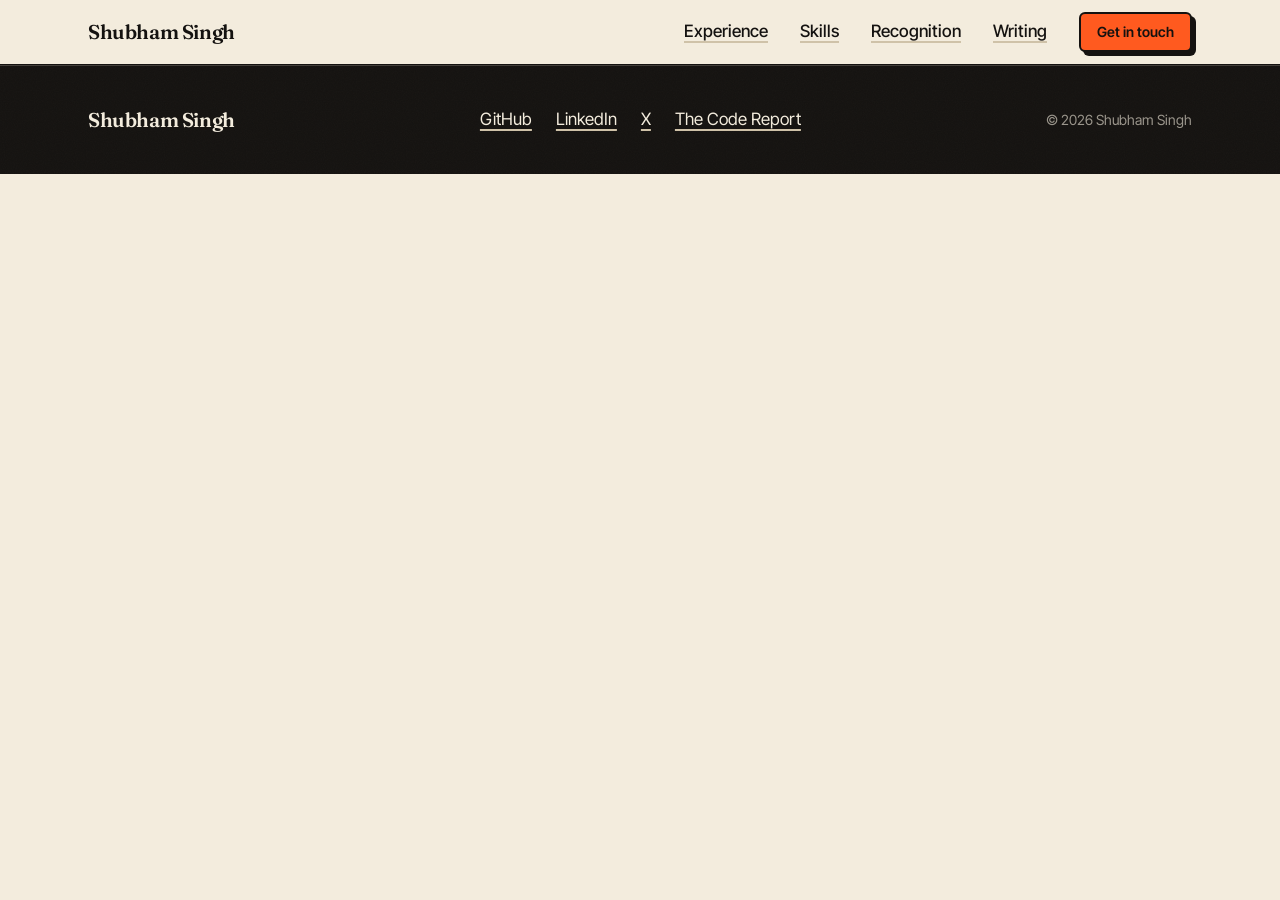
<file: index.html>
<!DOCTYPE html><html lang="en"><head>
    <meta charset="UTF-8">
    <meta name="google-site-verification" content="92iyzYbkq5d8PQfDdMaVQFcFW-f2w6BpH7g5cXswd_s">
    <link rel="icon" type="image/png" sizes="32x32" href="/favicon-32x32.png">
    <link rel="icon" type="image/png" sizes="16x16" href="/favicon-16x16.png">
    <link rel="apple-touch-icon" sizes="180x180" href="/apple-touch-icon.png">
    <link rel="manifest" href="/site.webmanifest">
    <meta name="viewport" content="width=device-width, initial-scale=1.0">
    <title>Shubham Singh — SDE (Android) @ PhonePe | Android Developer &amp; Tech Blogger</title><title>Shubham Singh — SDE (Android) @ PhonePe | Android Developer &amp; Tech Blogger</title>
    <meta name="description" content="Portfolio of Shubham Singh — SDE at PhonePe, ex-Glance (InMobi). Android Developer, Kotlin Enthusiast, Tech Blogger. Author of The Code Report newsletter with 4,300+ subscribers.">
    <meta name="author" content="Shubham Singh">
    <meta name="robots" content="index, follow">
    <link rel="sitemap" type="application/xml" title="Sitemap" href="/sitemap.xml">
    <meta name="theme-color" content="#F3ECDD">
    <meta name="keywords" content="Shubham Singh, Android Developer, PhonePe, Kotlin, Jetpack Compose, SDE, Software Engineer, Tech Blogger, The Code Report, Mobile Development">
    <link rel="canonical" href="https://shubham-0707.github.io/">

    <!-- Open Graph (for social sharing) -->
    <meta property="og:type" content="website">
    <meta property="og:title" content="Shubham Singh — SDE (Android) @ PhonePe">
    <meta property="og:description" content="Portfolio of Shubham Singh — SDE at PhonePe, ex-Glance (InMobi). Android Developer, Kotlin Enthusiast, Tech Blogger.">
    <meta property="og:url" content="https://shubham-0707.github.io/">
    <meta property="og:image" content="https://shubham-0707.github.io/favicon-512.png">
    <meta property="og:site_name" content="Shubham Singh">
    <meta property="og:locale" content="en_US">

    <!-- Twitter Card -->
    <meta name="twitter:card" content="summary_large_image">
    <meta name="twitter:site" content="@shubham0707_11">
    <meta name="twitter:creator" content="@shubham0707_11">
    <meta name="twitter:title" content="Shubham Singh — SDE (Android) @ PhonePe">
    <meta name="twitter:description" content="Portfolio of Shubham Singh — SDE at PhonePe, ex-Glance (InMobi). Android Developer, Kotlin Enthusiast, Tech Blogger.">
    <meta name="twitter:image" content="https://shubham-0707.github.io/favicon-512.png">

    <!-- Fonts -->
    <link rel="preload" as="image" href="/img/profile-pic.png">
    <link rel="preconnect" href="https://fonts.googleapis.com">
    <link rel="preconnect" href="https://fonts.gstatic.com" crossorigin="">
    <link href="https://fonts.googleapis.com/css2?family=Fraunces:opsz,wght@9..144,500;9..144,600&amp;family=Inter+Tight:wght@400;500;600;700&amp;display=swap" rel="stylesheet">

    <!-- Structured Data -->
    <script type="application/ld+json">
    {
      "@context": "https://schema.org",
      "@type": "Person",
      "name": "Shubham Singh",
      "url": "https://shubham-0707.github.io",
      "image": "https://shubham-0707.github.io/favicon-512.png",
      "jobTitle": "Software Development Engineer (Android)",
      "worksFor": { "@type": "Organization", "name": "PhonePe" },
      "alumniOf": { "@type": "CollegeOrUniversity", "name": "Dr. A.P.J. Abdul Kalam Technical University" },
      "knowsAbout": ["Android Development", "Kotlin", "Jetpack Compose", "Java", "Mobile Engineering"],
      "sameAs": [
        "https://github.com/shubham-0707",
        "https://www.linkedin.com/in/shubham-0707",
        "https://x.com/shubham0707_11",
        "https://topmate.io/shubham0707"
      ]
    }
    </script>
    <script type="module" crossorigin="" src="/assets/index-C0O1kMk6.js"></script>
    <link rel="stylesheet" crossorigin="" href="/assets/index-CjgsGjg7.css">
  <meta name="description" content="Portfolio of Shubham Singh — SDE at PhonePe, ex-Glance (InMobi). Android Developer, Kotlin Enthusiast, Tech Blogger. Author of The Code Report newsletter with 4,300+ subscribers."><meta property="og:type" content="website"><meta property="og:title" content="Shubham Singh — SDE (Android) @ PhonePe | Android Developer &amp; Tech Blogger"><meta property="og:description" content="Portfolio of Shubham Singh — SDE at PhonePe, ex-Glance (InMobi). Android Developer, Kotlin Enthusiast, Tech Blogger. Author of The Code Report newsletter with 4,300+ subscribers."><meta property="og:url" content="https://shubham-0707.github.io/"><meta property="og:image" content="https://shubham-0707.github.io/favicon-512.png"><meta property="og:site_name" content="Shubham Singh"><meta property="og:locale" content="en_US"><meta name="twitter:card" content="summary_large_image"><meta name="twitter:site" content="@shubham0707_11"><meta name="twitter:creator" content="@shubham0707_11"><meta name="twitter:title" content="Shubham Singh — SDE (Android) @ PhonePe | Android Developer &amp; Tech Blogger"><meta name="twitter:description" content="Portfolio of Shubham Singh — SDE at PhonePe, ex-Glance (InMobi). Android Developer, Kotlin Enthusiast, Tech Blogger. Author of The Code Report newsletter with 4,300+ subscribers."><meta name="twitter:image" content="https://shubham-0707.github.io/favicon-512.png"><meta name="author" content="Shubham Singh"><meta name="robots" content="index, follow"><meta name="theme-color" content="#0f766e"><link rel="canonical" href="https://shubham-0707.github.io/"></head>
  <body>
    <!-- SPA redirect handler for GitHub Pages -->
    <script>
      (function(){
        var redirect = sessionStorage.redirect;
        delete sessionStorage.redirect;
        if (redirect && redirect !== location.href) {
          history.replaceState(null, null, redirect);
        }
      })();
      // Handle 404.html redirect query
      (function(){
        var l = window.location;
        if (l.search[1] === '/') {
          var decoded = l.search.slice(1).split('&').map(function(s){return s.replace(/~and~/g,'&')}).join('?');
          window.history.replaceState(null, null, l.pathname.slice(0, -1) + decoded + l.hash);
        }
      })();
    </script>
    <div id="root"><header class="sticky top-0 z-40 border-b-[1.5px] border-ink bg-paper"><nav class="mx-auto flex h-16 max-w-6xl items-center justify-between px-6" aria-label="Main"><a class="font-display text-xl font-semibold whitespace-nowrap" href="/" data-discover="true">Shubham Singh</a><ul class="hidden items-center gap-6 md:flex lg:gap-8"><li><a href="/#journey" class="link-ink font-medium">Experience</a></li><li><a href="/#skills" class="link-ink font-medium">Skills</a></li><li><a href="/#achievements" class="link-ink font-medium">Recognition</a></li><li><a href="/#blog" class="link-ink font-medium">Writing</a></li><li><a href="/#contact" class="btn-lift btn-signal min-h-10 whitespace-nowrap px-4 text-sm">Get in touch</a></li></ul><button type="button" class="btn-lift btn-paper min-h-10 px-3 md:hidden" aria-label="Open menu"><svg width="20" height="20" viewBox="0 0 24 24" fill="none" stroke="currentColor" stroke-width="2" aria-hidden="true"><path d="M3 6h18M3 12h18M3 18h18"></path></svg></button></nav></header><main><script type="application/ld+json">[{"@context":"https://schema.org","@type":"Person","name":"Shubham Singh","url":"https://shubham-0707.github.io","image":"https://shubham-0707.github.io/favicon-512.png","jobTitle":"Software Development Engineer (Android)","worksFor":{"@type":"Organization","name":"PhonePe"},"alumniOf":{"@type":"CollegeOrUniversity","name":"Dr. A.P.J. Abdul Kalam Technical University"},"knowsAbout":["Android Development","Kotlin","Jetpack Compose","Java","Mobile Engineering"],"sameAs":["https://github.com/shubham-0707","https://www.linkedin.com/in/shubham-0707","https://x.com/shubham0707_11","https://topmate.io/shubham0707"]},{"@context":"https://schema.org","@type":"WebSite","name":"Shubham Singh","url":"https://shubham-0707.github.io","description":"Portfolio of Shubham Singh — SDE at PhonePe, ex-Glance (InMobi). Android Developer, Kotlin Enthusiast, Tech Blogger.","author":{"@type":"Person","name":"Shubham Singh"}}]</script><section id="home" class="mx-auto grid max-w-6xl items-center gap-12 px-6 py-16 md:py-28 md:grid-cols-[minmax(0,1.5fr)_minmax(0,1fr)] md:py-24"><div><h1 class="text-5xl leading-[1.05] md:text-7xl">I build Android apps for millions.</h1><p class="mt-6 max-w-xl text-xl text-ink-soft">Android engineer at PhonePe in Bengaluru, previously at Glance.</p><div class="mt-10 flex flex-wrap gap-4"><a href="#contact" class="btn-lift btn-signal">Get in touch</a><a href="/Shubham_Singh_Resume.pdf" download="" class="btn-lift btn-ink">Download resume</a><a href="https://www.linkedin.com/newsletters/the-code-report-7197864242228678656/" target="_blank" rel="noopener noreferrer" class="btn-lift btn-paper">Read the newsletter</a></div><ul class="mt-10 flex gap-3" aria-label="Social profiles"><li><a href="https://github.com/shubham-0707" target="_blank" rel="noopener noreferrer" aria-label="GitHub" class="btn-lift btn-paper min-h-11 w-11 px-0"><svg width="20" height="20" viewBox="0 0 24 24" fill="currentColor" aria-hidden="true"><path d="M12 0c-6.626 0-12 5.373-12 12 0 5.302 3.438 9.8 8.207 11.387.599.111.793-.261.793-.577v-2.234c-3.338.726-4.033-1.416-4.033-1.416-.546-1.387-1.333-1.756-1.333-1.756-1.089-.745.083-.729.083-.729 1.205.084 1.839 1.237 1.839 1.237 1.07 1.834 2.807 1.304 3.492.997.107-.775.418-1.305.762-1.604-2.665-.305-5.467-1.334-5.467-5.931 0-1.311.469-2.381 1.236-3.221-.124-.303-.535-1.524.117-3.176 0 0 1.008-.322 3.301 1.23.957-.266 1.983-.399 3.003-.404 1.02.005 2.047.138 3.006.404 2.291-1.552 3.297-1.23 3.297-1.23.653 1.653.242 2.874.118 3.176.77.84 1.235 1.911 1.235 3.221 0 4.609-2.807 5.624-5.479 5.921.43.372.823 1.102.823 2.222v3.293c0 .319.192.694.801.576 4.765-1.589 8.199-6.086 8.199-11.386 0-6.627-5.373-12-12-12z"></path></svg></a></li><li><a href="https://www.linkedin.com/in/shubham-0707" target="_blank" rel="noopener noreferrer" aria-label="LinkedIn" class="btn-lift btn-paper min-h-11 w-11 px-0"><svg width="20" height="20" viewBox="0 0 24 24" fill="currentColor" aria-hidden="true"><path d="M20.447 20.452h-3.554v-5.569c0-1.328-.027-3.037-1.852-3.037-1.853 0-2.136 1.445-2.136 2.939v5.667H9.351V9h3.414v1.561h.046c.477-.9 1.637-1.85 3.37-1.85 3.601 0 4.267 2.37 4.267 5.455v6.286zM5.337 7.433c-1.144 0-2.063-.926-2.063-2.065 0-1.138.92-2.063 2.063-2.063 1.14 0 2.064.925 2.064 2.063 0 1.139-.925 2.065-2.064 2.065zm1.782 13.019H3.555V9h3.564v11.452zM22.225 0H1.771C.792 0 0 .774 0 1.729v20.542C0 23.227.792 24 1.771 24h20.451C23.2 24 24 23.227 24 22.271V1.729C24 .774 23.2 0 22.222 0h.003z"></path></svg></a></li><li><a href="https://x.com/shubham0707_11" target="_blank" rel="noopener noreferrer" aria-label="X (Twitter)" class="btn-lift btn-paper min-h-11 w-11 px-0"><svg width="18" height="18" viewBox="0 0 24 24" fill="currentColor" aria-hidden="true"><path d="M18.244 2.25h3.308l-7.227 8.26 8.502 11.24H16.17l-5.214-6.817L4.99 21.75H1.68l7.73-8.835L1.254 2.25H8.08l4.713 6.231zm-1.161 17.52h1.833L7.084 4.126H5.117z"></path></svg></a></li></ul></div><figure class="mx-auto w-full max-w-sm"><div class="overflow-hidden rounded-lg border-2 border-ink bg-paper-deep" style="box-shadow: var(--shadow-lift-hover);"><img alt="Shubham Singh" width="420" height="420" class="aspect-square w-full object-cover grayscale-[15%]" src="/img/profile-pic.png"></div><dl class="mt-8 grid grid-cols-3 gap-4 border-t-[1.5px] border-ink pt-4"><div><dt class="text-sm text-ink-soft">Years Experience</dt><dd class="font-display text-2xl">2.5+</dd></div><div><dt class="text-sm text-ink-soft">PRs Shipped</dt><dd class="font-display text-2xl">326+</dd></div><div><dt class="text-sm text-ink-soft">Newsletter Readers</dt><dd class="font-display text-2xl">4,300+</dd></div></dl></figure></section><section id="journey" class=" border-t-[1.5px] border-rule py-20 md:py-28"><div class="mx-auto max-w-6xl px-6"><div class="mb-12 grid gap-4 md:grid-cols-[minmax(0,1fr)_minmax(0,1.4fr)] md:gap-12"><h2 class="text-4xl leading-tight md:text-5xl">Experience</h2><p class="max-w-xl self-end text-lg text-ink-soft">Most recent first. Open a role to see what I shipped and the stack behind it.</p></div><ol class="border-t-[1.5px] border-ink"><li class="border-b-[1.5px] border-ink"><button class="role-row grid w-full cursor-pointer grid-cols-[minmax(0,1fr)_auto] items-start gap-4 px-2 py-6 text-left md:grid-cols-[11rem_minmax(0,1fr)_auto] md:gap-8 md:px-4" id="headlessui-disclosure-button-_r_0_" type="button" aria-expanded="true" data-headlessui-state="open" data-open="" aria-controls="headlessui-disclosure-panel-_r_1_"><span class="text-ink-soft md:pt-1.5">June 2025 — Present</span><span class="col-span-2 row-start-2 md:col-span-1 md:col-start-2 md:row-start-1"><span class="block font-display text-2xl">PhonePe<span class="ml-3 rounded border border-ink px-2 py-0.5 align-middle font-sans text-sm">Current</span></span><span class="mt-1 block font-medium">Software Development Engineer</span></span><span class="col-start-2 row-start-1 flex items-center gap-3 md:col-start-3"><span class="hidden text-sm font-medium sm:inline">Close</span><span class="role-toggle flex h-10 w-10 items-center justify-center rounded border-2 border-ink" aria-hidden="true"><svg class="role-icon" width="16" height="16" viewBox="0 0 24 24" fill="none" stroke="currentColor" stroke-width="2.5"><path d="M12 5v14M5 12h14"></path></svg></span></span></button><div class="role-panel px-2 pb-8 md:pl-[13rem] md:pr-4" id="headlessui-disclosure-panel-_r_1_" data-headlessui-state="open" data-open="" style=""><p class="max-w-3xl text-ink-soft">Spearheading the Android Offers platform serving 500M+ users across India. Architected the complete migration of Offers discovery from legacy Views to a Feed-based architecture using Jetpack Compose, resulting in a 24% jump in user retention and 35% faster page loads. Identified and resolved critical jank issues causing frame drops on low-end devices through systrace profiling and lazy composition. Led reliability improvements including crash-free rate optimization from 99.2% to 99.8%, implemented circuit-breaker patterns for API resilience, and mentored 2 junior engineers on Compose best practices and clean architecture patterns.</p><ul class="mt-5 flex flex-wrap gap-2"><li class="rounded border border-rule bg-paper-deep px-2.5 py-1 text-sm">Android</li><li class="rounded border border-rule bg-paper-deep px-2.5 py-1 text-sm">Kotlin</li><li class="rounded border border-rule bg-paper-deep px-2.5 py-1 text-sm">Jetpack Compose</li><li class="rounded border border-rule bg-paper-deep px-2.5 py-1 text-sm">MVVM</li><li class="rounded border border-rule bg-paper-deep px-2.5 py-1 text-sm">Coroutines</li><li class="rounded border border-rule bg-paper-deep px-2.5 py-1 text-sm">Hilt</li></ul></div></li><li class="border-b-[1.5px] border-ink"><button class="role-row grid w-full cursor-pointer grid-cols-[minmax(0,1fr)_auto] items-start gap-4 px-2 py-6 text-left md:grid-cols-[11rem_minmax(0,1fr)_auto] md:gap-8 md:px-4" id="headlessui-disclosure-button-_r_2_" type="button" aria-expanded="false" data-headlessui-state=""><span class="text-ink-soft md:pt-1.5">Oct 2023 — May 2025</span><span class="col-span-2 row-start-2 md:col-span-1 md:col-start-2 md:row-start-1"><span class="block font-display text-2xl">Glance (InMobi Group)</span><span class="mt-1 block font-medium">Software Development Engineer</span><span class="mt-2 block max-w-2xl text-ink-soft">Core Android engineer on the Glance Lock Screen platform reaching 400M+ devices globally.</span></span><span class="col-start-2 row-start-1 flex items-center gap-3 md:col-start-3"><span class="hidden text-sm font-medium sm:inline">Read more</span><span class="role-toggle flex h-10 w-10 items-center justify-center rounded border-2 border-ink" aria-hidden="true"><svg class="role-icon" width="16" height="16" viewBox="0 0 24 24" fill="none" stroke="currentColor" stroke-width="2.5"><path d="M12 5v14M5 12h14"></path></svg></span></span></button></li><li class="border-b-[1.5px] border-ink"><button class="role-row grid w-full cursor-pointer grid-cols-[minmax(0,1fr)_auto] items-start gap-4 px-2 py-6 text-left md:grid-cols-[11rem_minmax(0,1fr)_auto] md:gap-8 md:px-4" id="headlessui-disclosure-button-_r_4_" type="button" aria-expanded="false" data-headlessui-state=""><span class="text-ink-soft md:pt-1.5">Apr 2023 — Oct 2023</span><span class="col-span-2 row-start-2 md:col-span-1 md:col-start-2 md:row-start-1"><span class="block font-display text-2xl">Glance (InMobi Group)</span><span class="mt-1 block font-medium">SDE Intern → Converted to Full-Time</span><span class="mt-2 block max-w-2xl text-ink-soft">Started as an intern and earned full-time conversion within 6 months based on impact.</span></span><span class="col-start-2 row-start-1 flex items-center gap-3 md:col-start-3"><span class="hidden text-sm font-medium sm:inline">Read more</span><span class="role-toggle flex h-10 w-10 items-center justify-center rounded border-2 border-ink" aria-hidden="true"><svg class="role-icon" width="16" height="16" viewBox="0 0 24 24" fill="none" stroke="currentColor" stroke-width="2.5"><path d="M12 5v14M5 12h14"></path></svg></span></span></button></li><li class="border-b-[1.5px] border-ink"><button class="role-row grid w-full cursor-pointer grid-cols-[minmax(0,1fr)_auto] items-start gap-4 px-2 py-6 text-left md:grid-cols-[11rem_minmax(0,1fr)_auto] md:gap-8 md:px-4" id="headlessui-disclosure-button-_r_6_" type="button" aria-expanded="false" data-headlessui-state=""><span class="text-ink-soft md:pt-1.5">Feb 2023 — Apr 2023</span><span class="col-span-2 row-start-2 md:col-span-1 md:col-start-2 md:row-start-1"><span class="block font-display text-2xl">Celebal Technologies</span><span class="mt-1 block font-medium">Jr. Associate — Big Data &amp; EDW</span><span class="mt-2 block max-w-2xl text-ink-soft">Intensive cloud and data engineering training program where I earned 3 industry certifications — Microsoft Azure AZ-900 (Cloud Fundamentals), DP-900 (Data Fundamentals), and Databricks Lakehouse Platform.</span></span><span class="col-start-2 row-start-1 flex items-center gap-3 md:col-start-3"><span class="hidden text-sm font-medium sm:inline">Read more</span><span class="role-toggle flex h-10 w-10 items-center justify-center rounded border-2 border-ink" aria-hidden="true"><svg class="role-icon" width="16" height="16" viewBox="0 0 24 24" fill="none" stroke="currentColor" stroke-width="2.5"><path d="M12 5v14M5 12h14"></path></svg></span></span></button></li><li class="border-b-[1.5px] border-ink"><button class="role-row grid w-full cursor-pointer grid-cols-[minmax(0,1fr)_auto] items-start gap-4 px-2 py-6 text-left md:grid-cols-[11rem_minmax(0,1fr)_auto] md:gap-8 md:px-4" id="headlessui-disclosure-button-_r_8_" type="button" aria-expanded="false" data-headlessui-state=""><span class="text-ink-soft md:pt-1.5">Feb 2022 — May 2022</span><span class="col-span-2 row-start-2 md:col-span-1 md:col-start-2 md:row-start-1"><span class="block font-display text-2xl">DKG Labs</span><span class="mt-1 block font-medium">Android Developer Intern</span><span class="mt-2 block max-w-2xl text-ink-soft">First professional experience as an Android developer, working on the Hero Lectro e-bike companion app.</span></span><span class="col-start-2 row-start-1 flex items-center gap-3 md:col-start-3"><span class="hidden text-sm font-medium sm:inline">Read more</span><span class="role-toggle flex h-10 w-10 items-center justify-center rounded border-2 border-ink" aria-hidden="true"><svg class="role-icon" width="16" height="16" viewBox="0 0 24 24" fill="none" stroke="currentColor" stroke-width="2.5"><path d="M12 5v14M5 12h14"></path></svg></span></span></button></li></ol></div></section><section id="skills" class="ink-band border-t-[1.5px] border-rule py-20 md:py-28"><div class="mx-auto max-w-6xl px-6"><div class="mb-12 grid gap-4 md:grid-cols-[minmax(0,1fr)_minmax(0,1.4fr)] md:gap-12"><h2 class="text-4xl leading-tight md:text-5xl">Skills</h2><p class="max-w-xl self-end text-lg opacity-75">Android and Kotlin day to day, with enough backend and cloud to ship end to end.</p></div><div class="grid gap-px overflow-hidden rounded-lg border-[1.5px] border-paper/30 bg-paper/30 sm:grid-cols-2 lg:grid-cols-4"><div class="bg-ink p-6"><h3 class="mb-4 text-xl">Mobile</h3><ul class="space-y-2"><li>Android</li><li>Kotlin</li><li>Java</li><li>Jetpack Compose</li><li>MVVM / MVI</li><li>Hilt / Dagger / Koin</li><li>KMP</li><li>CameraX</li></ul></div><div class="bg-ink p-6"><h3 class="mb-4 text-xl">Backend &amp; Web</h3><ul class="space-y-2"><li>Spring Boot</li><li>REST APIs</li><li>HTML/CSS/JS</li><li>React</li><li>Ktor</li><li>Retrofit</li></ul></div><div class="bg-ink p-6"><h3 class="mb-4 text-xl">Languages</h3><ul class="space-y-2"><li>Java</li><li>Kotlin</li><li>Python</li><li>C/C++</li><li>SQL</li></ul></div><div class="bg-ink p-6"><h3 class="mb-4 text-xl">Tools &amp; Cloud</h3><ul class="space-y-2"><li>Git</li><li>Android Studio</li><li>Firebase</li><li>Azure (AZ-900, DP-900)</li><li>Databricks</li><li>AWS</li><li>IntelliJ IDEA</li><li>Figma</li></ul></div></div></div></section><section id="achievements" class=" border-t-[1.5px] border-rule py-20 md:py-28"><div class="mx-auto max-w-6xl px-6"><div class="mb-12 grid gap-4 md:grid-cols-[minmax(0,1fr)_minmax(0,1.4fr)] md:gap-12"><h2 class="text-4xl leading-tight md:text-5xl">Recognition</h2><p class="max-w-xl self-end text-lg text-ink-soft">Certifications, community work and writing.</p></div><ol class="grid gap-x-12 md:grid-cols-2"><li class="grid grid-cols-[2.5rem_minmax(0,1fr)] border-b border-rule py-4"><span class="font-display text-ink-soft">01</span><span>LinkedIn Top Voice — recognized for high-impact dev content</span></li><li class="grid grid-cols-[2.5rem_minmax(0,1fr)] border-b border-rule py-4"><span class="font-display text-ink-soft">02</span><span>2x Microsoft Azure Certified (AZ-900, DP-900)</span></li><li class="grid grid-cols-[2.5rem_minmax(0,1fr)] border-b border-rule py-4"><span class="font-display text-ink-soft">03</span><span>1x Databricks Lakehouse Certified</span></li><li class="grid grid-cols-[2.5rem_minmax(0,1fr)] border-b border-rule py-4"><span class="font-display text-ink-soft">04</span><span>1x GitHub Certified Developer</span></li><li class="grid grid-cols-[2.5rem_minmax(0,1fr)] border-b border-rule py-4"><span class="font-display text-ink-soft">05</span><span>Author of The Code Report newsletter — 4,300+ subscribers</span></li><li class="grid grid-cols-[2.5rem_minmax(0,1fr)] border-b border-rule py-4"><span class="font-display text-ink-soft">06</span><span>Hackathon Judge — V.I.T. Vellore, Kalasalingam University</span></li><li class="grid grid-cols-[2.5rem_minmax(0,1fr)] border-b border-rule py-4"><span class="font-display text-ink-soft">07</span><span>Software Engineering Evangelist @ Topmate.io</span></li><li class="grid grid-cols-[2.5rem_minmax(0,1fr)] border-b border-rule py-4"><span class="font-display text-ink-soft">08</span><span>Published research on AI in Blogging Platforms</span></li></ol></div></section><section id="blog" class=" border-t-[1.5px] border-rule py-20 md:py-28"><div class="mx-auto max-w-6xl px-6"><div class="mb-12 grid gap-4 md:grid-cols-[minmax(0,1fr)_minmax(0,1.4fr)] md:gap-12"><h2 class="text-4xl leading-tight md:text-5xl">Writing</h2><p class="max-w-xl self-end text-lg text-ink-soft">Notes on Android, Kotlin and engineering careers.</p></div><div class="grid gap-8 md:grid-cols-3"><article class="group relative flex flex-col rounded-lg border-2 border-ink bg-paper p-6 transition-[transform,box-shadow] duration-150 hover:-translate-x-0.5 hover:-translate-y-0.5" style="box-shadow: var(--shadow-lift);"><p class="text-sm text-ink-soft"><time datetime="2026-04-20">April 20, 2026</time>, 8 min read</p><h3 class="mt-3 text-2xl leading-snug"><a class="after:absolute after:inset-0 focus-visible:outline-none" href="/blog/dagger-to-koin-migration" data-discover="true">Why I Mass-Migrated From Dagger to Koin — And Never Looked Back</a></h3><p class="mt-3 line-clamp-3 text-ink-soft">After years of wrestling with Dagger's annotation processing, compile-time headaches, and cryptic error messages, I migrated an entire SDK to Koin. Here's why it was the best architectural decision I made at Glance.</p><ul class="mt-auto flex flex-wrap gap-2 pt-5"><li class="rounded border border-rule bg-paper-deep px-2 py-0.5 text-sm">android</li><li class="rounded border border-rule bg-paper-deep px-2 py-0.5 text-sm">kotlin</li><li class="rounded border border-rule bg-paper-deep px-2 py-0.5 text-sm">architecture</li></ul></article><article class="group relative flex flex-col rounded-lg border-2 border-ink bg-paper p-6 transition-[transform,box-shadow] duration-150 hover:-translate-x-0.5 hover:-translate-y-0.5" style="box-shadow: var(--shadow-lift);"><p class="text-sm text-ink-soft"><time datetime="2026-04-12">April 12, 2026</time>, 12 min read</p><h3 class="mt-3 text-2xl leading-snug"><a class="after:absolute after:inset-0 focus-visible:outline-none" href="/blog/compose-performance-at-scale" data-discover="true">Jetpack Compose Performance: Lessons From Serving 500M+ Users</a></h3><p class="mt-3 line-clamp-3 text-ink-soft">Compose is magical until it isn't. At PhonePe scale, every unnecessary recomposition costs real money. Here's how I profiled, debugged, and fixed jank in production Compose screens.</p><ul class="mt-auto flex flex-wrap gap-2 pt-5"><li class="rounded border border-rule bg-paper-deep px-2 py-0.5 text-sm">android</li><li class="rounded border border-rule bg-paper-deep px-2 py-0.5 text-sm">compose</li><li class="rounded border border-rule bg-paper-deep px-2 py-0.5 text-sm">performance</li></ul></article><article class="group relative flex flex-col rounded-lg border-2 border-ink bg-paper p-6 transition-[transform,box-shadow] duration-150 hover:-translate-x-0.5 hover:-translate-y-0.5" style="box-shadow: var(--shadow-lift);"><p class="text-sm text-ink-soft"><time datetime="2026-03-28">March 28, 2026</time>, 6 min read</p><h3 class="mt-3 text-2xl leading-snug"><a class="after:absolute after:inset-0 focus-visible:outline-none" href="/blog/certifications-that-matter" data-discover="true">The 4 Certifications That Actually Helped My Career (And 1 That Didn't)</a></h3><p class="mt-3 line-clamp-3 text-ink-soft">I hold Azure AZ-900, DP-900, Databricks Lakehouse, and GitHub Developer certifications. Here's an honest breakdown of which ones opened doors and which collected dust.</p><ul class="mt-auto flex flex-wrap gap-2 pt-5"><li class="rounded border border-rule bg-paper-deep px-2 py-0.5 text-sm">career</li><li class="rounded border border-rule bg-paper-deep px-2 py-0.5 text-sm">azure</li><li class="rounded border border-rule bg-paper-deep px-2 py-0.5 text-sm">certifications</li></ul></article></div><div class="mt-12"><a class="btn-lift btn-ink" href="/blog" data-discover="true">All 8 posts</a></div></div></section><section id="contact" class="ink-band py-20 md:py-28"><div class="mx-auto grid max-w-6xl gap-12 px-6 md:grid-cols-[minmax(0,1fr)_minmax(0,1.2fr)]"><div><h2 class="text-4xl leading-tight md:text-6xl">Let’s talk.</h2><p class="mt-6 max-w-md text-lg opacity-80">Hiring for Android, want a code review, or have a question about a post? Write to me.</p><dl class="mt-10 space-y-4"><div><dt class="text-sm opacity-60">Email</dt><dd><a href="mailto:shubhamotsav@gmail.com" class="link-ink text-lg">shubhamotsav@gmail.com</a></dd></div><div><dt class="text-sm opacity-60">Based in</dt><dd class="text-lg">Bengaluru, Karnataka, India</dd></div><div><dt class="text-sm opacity-60">1:1 sessions</dt><dd><a href="https://topmate.io/shubham0707" target="_blank" rel="noopener noreferrer" class="link-ink text-lg">Book on Topmate</a></dd></div></dl></div><form class="rounded-lg border-2 border-paper bg-paper p-6 text-ink md:p-8" style="box-shadow: var(--shadow-lift-on-ink);"><input type="hidden" value="e6a6886d-03a9-4705-990b-2d2a381b764f" name="access_key"><input type="hidden" value="New message from portfolio" name="subject"><input class="hidden" aria-hidden="true" tabindex="-1" type="checkbox" name="botcheck"><div class="grid gap-5 sm:grid-cols-2"><div data-headlessui-state=""><label class="font-medium" id="headlessui-label-_r_b_" for="headlessui-control-_r_a_" data-headlessui-state="">Name</label><input required="" autocomplete="name" class="mt-2 block w-full rounded-md border-2 border-ink bg-paper px-4 py-3 text-ink placeholder:text-ink-soft/60 focus:outline-none data-[focus]:outline-3 data-[focus]:outline-offset-2 data-[focus]:outline-signal" id="headlessui-control-_r_a_" data-headlessui-state="" name="name" aria-labelledby="headlessui-label-_r_b_"><span hidden="" style="position: fixed; top: 1px; left: 1px; width: 1px; height: 0px; padding: 0px; margin: -1px; overflow: hidden; clip: rect(0px, 0px, 0px, 0px); white-space: nowrap; border-width: 0px; display: none;"></span></div><div data-headlessui-state=""><label class="font-medium" id="headlessui-label-_r_e_" for="headlessui-control-_r_d_" data-headlessui-state="">Email</label><input required="" autocomplete="email" class="mt-2 block w-full rounded-md border-2 border-ink bg-paper px-4 py-3 text-ink placeholder:text-ink-soft/60 focus:outline-none data-[focus]:outline-3 data-[focus]:outline-offset-2 data-[focus]:outline-signal" id="headlessui-control-_r_d_" data-headlessui-state="" type="email" name="email" aria-labelledby="headlessui-label-_r_e_"><span hidden="" style="position: fixed; top: 1px; left: 1px; width: 1px; height: 0px; padding: 0px; margin: -1px; overflow: hidden; clip: rect(0px, 0px, 0px, 0px); white-space: nowrap; border-width: 0px; display: none;"></span></div></div><div class="mt-5" data-headlessui-state=""><label class="font-medium" id="headlessui-label-_r_h_" for="headlessui-control-_r_g_" data-headlessui-state="">Message</label><textarea name="message" rows="5" required="" class="mt-2 block w-full rounded-md border-2 border-ink bg-paper px-4 py-3 text-ink placeholder:text-ink-soft/60 focus:outline-none data-[focus]:outline-3 data-[focus]:outline-offset-2 data-[focus]:outline-signal" id="headlessui-control-_r_g_" data-headlessui-state="" aria-labelledby="headlessui-label-_r_h_"></textarea><span hidden="" style="position: fixed; top: 1px; left: 1px; width: 1px; height: 0px; padding: 0px; margin: -1px; overflow: hidden; clip: rect(0px, 0px, 0px, 0px); white-space: nowrap; border-width: 0px; display: none;"></span></div><div class="mt-6 flex flex-wrap items-center gap-4"><button type="submit" class="btn-lift btn-signal" style="border-color: var(--ink); box-shadow: var(--shadow-lift);">Send message</button><p role="status" class="text-sm"></p></div></form></div></section></main><footer class="ink-band border-t border-paper/20"><div class="mx-auto flex max-w-6xl flex-col gap-6 px-6 py-10 md:flex-row md:items-center md:justify-between"><p class="font-display text-xl">Shubham Singh</p><ul class="flex flex-wrap gap-6"><li><a class="link-ink" href="https://github.com/shubham-0707" target="_blank" rel="noopener noreferrer">GitHub</a></li><li><a class="link-ink" href="https://www.linkedin.com/in/shubham-0707" target="_blank" rel="noopener noreferrer">LinkedIn</a></li><li><a class="link-ink" href="https://x.com/shubham0707_11" target="_blank" rel="noopener noreferrer">X</a></li><li><a class="link-ink" href="https://www.linkedin.com/newsletters/the-code-report-7197864242228678656/" target="_blank" rel="noopener noreferrer">The Code Report</a></li></ul><p class="text-sm opacity-60">© 2026 Shubham Singh</p></div></footer></div>
  

</body></html>
</file>
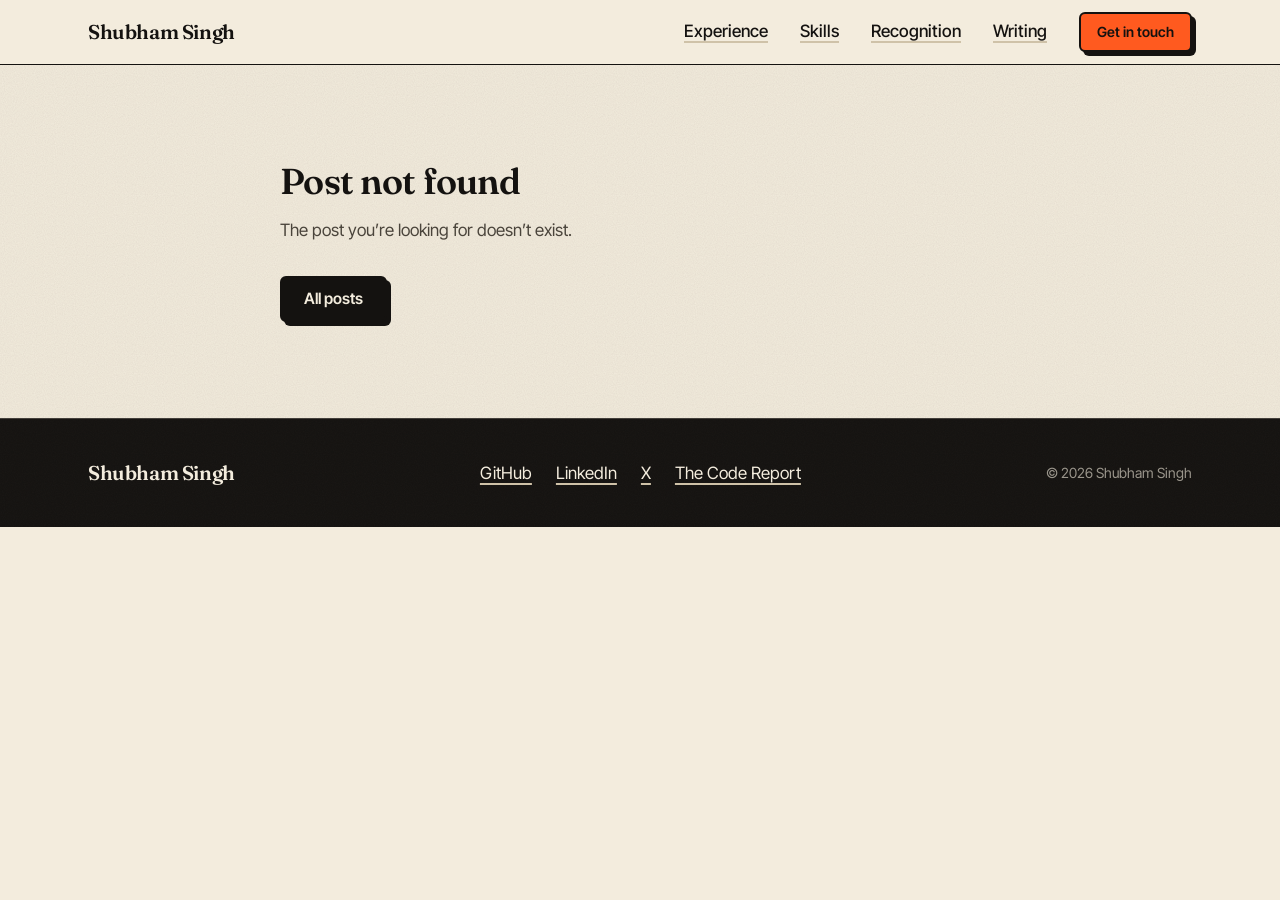
<file: blog/index.html>
<!DOCTYPE html><html lang="en"><head>
    <meta charset="UTF-8">
    <meta name="google-site-verification" content="92iyzYbkq5d8PQfDdMaVQFcFW-f2w6BpH7g5cXswd_s">
    <link rel="icon" type="image/png" sizes="32x32" href="/favicon-32x32.png">
    <link rel="icon" type="image/png" sizes="16x16" href="/favicon-16x16.png">
    <link rel="apple-touch-icon" sizes="180x180" href="/apple-touch-icon.png">
    <link rel="manifest" href="/site.webmanifest">
    <meta name="viewport" content="width=device-width, initial-scale=1.0">
    <title>Blog — Shubham Singh</title><title>Shubham Singh — SDE (Android) @ PhonePe | Android Developer &amp; Tech Blogger</title><title>Shubham Singh — SDE (Android) @ PhonePe | Android Developer &amp; Tech Blogger</title>
    <meta name="description" content="Portfolio of Shubham Singh — SDE at PhonePe, ex-Glance (InMobi). Android Developer, Kotlin Enthusiast, Tech Blogger. Author of The Code Report newsletter with 4,300+ subscribers.">
    <meta name="author" content="Shubham Singh">
    <meta name="robots" content="index, follow">
    <link rel="sitemap" type="application/xml" title="Sitemap" href="/sitemap.xml">
    <meta name="theme-color" content="#F3ECDD">
    <meta name="keywords" content="Shubham Singh, Android Developer, PhonePe, Kotlin, Jetpack Compose, SDE, Software Engineer, Tech Blogger, The Code Report, Mobile Development">
    <link rel="canonical" href="https://shubham-0707.github.io/">

    <!-- Open Graph (for social sharing) -->
    <meta property="og:type" content="website">
    <meta property="og:title" content="Shubham Singh — SDE (Android) @ PhonePe">
    <meta property="og:description" content="Portfolio of Shubham Singh — SDE at PhonePe, ex-Glance (InMobi). Android Developer, Kotlin Enthusiast, Tech Blogger.">
    <meta property="og:url" content="https://shubham-0707.github.io/">
    <meta property="og:image" content="https://shubham-0707.github.io/favicon-512.png">
    <meta property="og:site_name" content="Shubham Singh">
    <meta property="og:locale" content="en_US">

    <!-- Twitter Card -->
    <meta name="twitter:card" content="summary_large_image">
    <meta name="twitter:site" content="@shubham0707_11">
    <meta name="twitter:creator" content="@shubham0707_11">
    <meta name="twitter:title" content="Shubham Singh — SDE (Android) @ PhonePe">
    <meta name="twitter:description" content="Portfolio of Shubham Singh — SDE at PhonePe, ex-Glance (InMobi). Android Developer, Kotlin Enthusiast, Tech Blogger.">
    <meta name="twitter:image" content="https://shubham-0707.github.io/favicon-512.png">

    <!-- Fonts -->
    <link rel="preload" as="image" href="/img/profile-pic.png">
    <link rel="preconnect" href="https://fonts.googleapis.com">
    <link rel="preconnect" href="https://fonts.gstatic.com" crossorigin="">
    <link href="https://fonts.googleapis.com/css2?family=Fraunces:opsz,wght@9..144,500;9..144,600&amp;family=Inter+Tight:wght@400;500;600;700&amp;display=swap" rel="stylesheet">

    <!-- Structured Data -->
    <script type="application/ld+json">
    {
      "@context": "https://schema.org",
      "@type": "Person",
      "name": "Shubham Singh",
      "url": "https://shubham-0707.github.io",
      "image": "https://shubham-0707.github.io/favicon-512.png",
      "jobTitle": "Software Development Engineer (Android)",
      "worksFor": { "@type": "Organization", "name": "PhonePe" },
      "alumniOf": { "@type": "CollegeOrUniversity", "name": "Dr. A.P.J. Abdul Kalam Technical University" },
      "knowsAbout": ["Android Development", "Kotlin", "Jetpack Compose", "Java", "Mobile Engineering"],
      "sameAs": [
        "https://github.com/shubham-0707",
        "https://www.linkedin.com/in/shubham-0707",
        "https://x.com/shubham0707_11",
        "https://topmate.io/shubham0707"
      ]
    }
    </script>
    <script type="module" crossorigin="" src="/assets/index-C0O1kMk6.js"></script>
    <link rel="stylesheet" crossorigin="" href="/assets/index-CjgsGjg7.css">
  <meta name="description" content="Portfolio of Shubham Singh — SDE at PhonePe, ex-Glance (InMobi). Android Developer, Kotlin Enthusiast, Tech Blogger. Author of The Code Report newsletter with 4,300+ subscribers."><meta property="og:type" content="website"><meta property="og:title" content="Shubham Singh — SDE (Android) @ PhonePe | Android Developer &amp; Tech Blogger"><meta property="og:description" content="Portfolio of Shubham Singh — SDE at PhonePe, ex-Glance (InMobi). Android Developer, Kotlin Enthusiast, Tech Blogger. Author of The Code Report newsletter with 4,300+ subscribers."><meta property="og:url" content="https://shubham-0707.github.io/"><meta property="og:image" content="https://shubham-0707.github.io/favicon-512.png"><meta property="og:site_name" content="Shubham Singh"><meta property="og:locale" content="en_US"><meta name="twitter:card" content="summary_large_image"><meta name="twitter:site" content="@shubham0707_11"><meta name="twitter:creator" content="@shubham0707_11"><meta name="twitter:title" content="Shubham Singh — SDE (Android) @ PhonePe | Android Developer &amp; Tech Blogger"><meta name="twitter:description" content="Portfolio of Shubham Singh — SDE at PhonePe, ex-Glance (InMobi). Android Developer, Kotlin Enthusiast, Tech Blogger. Author of The Code Report newsletter with 4,300+ subscribers."><meta name="twitter:image" content="https://shubham-0707.github.io/favicon-512.png"><meta name="author" content="Shubham Singh"><meta name="robots" content="index, follow"><meta name="theme-color" content="#0f766e"><link rel="canonical" href="https://shubham-0707.github.io/"><meta name="description" content="Technical articles on Android development, Kotlin, Jetpack Compose, career advice, and software engineering by Shubham Singh."><meta property="og:type" content="blog"><meta property="og:title" content="Blog — Shubham Singh"><meta property="og:description" content="Technical articles on Android development, Kotlin, Jetpack Compose, career advice, and software engineering by Shubham Singh."><meta property="og:url" content="https://shubham-0707.github.io/blog"><meta property="og:image" content="https://shubham-0707.github.io/favicon-512.png"><meta property="og:site_name" content="Shubham Singh"><meta property="og:locale" content="en_US"><meta name="twitter:card" content="summary_large_image"><meta name="twitter:site" content="@shubham0707_11"><meta name="twitter:creator" content="@shubham0707_11"><meta name="twitter:title" content="Blog — Shubham Singh"><meta name="twitter:description" content="Technical articles on Android development, Kotlin, Jetpack Compose, career advice, and software engineering by Shubham Singh."><meta name="twitter:image" content="https://shubham-0707.github.io/favicon-512.png"><meta name="author" content="Shubham Singh"><meta name="robots" content="index, follow"><meta name="theme-color" content="#0f766e"><link rel="canonical" href="https://shubham-0707.github.io/blog"></head>
  <body>
    <!-- SPA redirect handler for GitHub Pages -->
    <script>
      (function(){
        var redirect = sessionStorage.redirect;
        delete sessionStorage.redirect;
        if (redirect && redirect !== location.href) {
          history.replaceState(null, null, redirect);
        }
      })();
      // Handle 404.html redirect query
      (function(){
        var l = window.location;
        if (l.search[1] === '/') {
          var decoded = l.search.slice(1).split('&').map(function(s){return s.replace(/~and~/g,'&')}).join('?');
          window.history.replaceState(null, null, l.pathname.slice(0, -1) + decoded + l.hash);
        }
      })();
    </script>
    <div id="root"><header class="sticky top-0 z-40 border-b-[1.5px] border-ink bg-paper"><nav class="mx-auto flex h-16 max-w-6xl items-center justify-between px-6" aria-label="Main"><a class="font-display text-xl font-semibold whitespace-nowrap" href="/" data-discover="true">Shubham Singh</a><ul class="hidden items-center gap-6 md:flex lg:gap-8"><li><a href="/#journey" class="link-ink font-medium">Experience</a></li><li><a href="/#skills" class="link-ink font-medium">Skills</a></li><li><a href="/#achievements" class="link-ink font-medium">Recognition</a></li><li><a href="/#blog" class="link-ink font-medium">Writing</a></li><li><a href="/#contact" class="btn-lift btn-signal min-h-10 whitespace-nowrap px-4 text-sm">Get in touch</a></li></ul><button type="button" class="btn-lift btn-paper min-h-10 px-3 md:hidden" aria-label="Open menu"><svg width="20" height="20" viewBox="0 0 24 24" fill="none" stroke="currentColor" stroke-width="2" aria-hidden="true"><path d="M3 6h18M3 12h18M3 18h18"></path></svg></button></nav></header><main class="mx-auto max-w-6xl px-6 py-16 md:py-24"><a class="link-ink text-ink-soft" href="/" data-discover="true">Back to home</a><div class="mt-6 flex flex-col gap-6 md:flex-row md:items-end md:justify-between"><div><h1 class="text-5xl md:text-6xl">Writing</h1><p class="mt-4 text-lg text-ink-soft">Notes on Android, Kotlin and engineering careers.</p></div><div class="relative w-56" data-headlessui-state=""><button class="btn-lift btn-paper w-full justify-between" id="headlessui-listbox-button-_r_2_" type="button" aria-haspopup="listbox" aria-expanded="false" data-headlessui-state=""><span>All topics</span><svg width="16" height="16" viewBox="0 0 24 24" fill="none" stroke="currentColor" stroke-width="2.5" aria-hidden="true"><path d="M6 9l6 6 6-6"></path></svg></button></div></div><div class="mt-12 grid gap-8 md:grid-cols-2 lg:grid-cols-3"><article class="group relative flex flex-col rounded-lg border-2 border-ink bg-paper p-6 transition-[transform,box-shadow] duration-150 hover:-translate-x-0.5 hover:-translate-y-0.5" style="box-shadow: var(--shadow-lift);"><p class="text-sm text-ink-soft"><time datetime="2026-04-20">April 20, 2026</time>, 8 min read</p><h2 class="mt-3 text-2xl leading-snug"><a class="after:absolute after:inset-0 focus-visible:outline-none" href="/blog/dagger-to-koin-migration" data-discover="true">Why I Mass-Migrated From Dagger to Koin — And Never Looked Back</a></h2><p class="mt-3 line-clamp-3 text-ink-soft">After years of wrestling with Dagger's annotation processing, compile-time headaches, and cryptic error messages, I migrated an entire SDK to Koin. Here's why it was the best architectural decision I made at Glance.</p><ul class="mt-auto flex flex-wrap gap-2 pt-5"><li class="rounded border border-rule bg-paper-deep px-2 py-0.5 text-sm">android</li><li class="rounded border border-rule bg-paper-deep px-2 py-0.5 text-sm">kotlin</li><li class="rounded border border-rule bg-paper-deep px-2 py-0.5 text-sm">architecture</li></ul></article><article class="group relative flex flex-col rounded-lg border-2 border-ink bg-paper p-6 transition-[transform,box-shadow] duration-150 hover:-translate-x-0.5 hover:-translate-y-0.5" style="box-shadow: var(--shadow-lift);"><p class="text-sm text-ink-soft"><time datetime="2026-04-12">April 12, 2026</time>, 12 min read</p><h2 class="mt-3 text-2xl leading-snug"><a class="after:absolute after:inset-0 focus-visible:outline-none" href="/blog/compose-performance-at-scale" data-discover="true">Jetpack Compose Performance: Lessons From Serving 500M+ Users</a></h2><p class="mt-3 line-clamp-3 text-ink-soft">Compose is magical until it isn't. At PhonePe scale, every unnecessary recomposition costs real money. Here's how I profiled, debugged, and fixed jank in production Compose screens.</p><ul class="mt-auto flex flex-wrap gap-2 pt-5"><li class="rounded border border-rule bg-paper-deep px-2 py-0.5 text-sm">android</li><li class="rounded border border-rule bg-paper-deep px-2 py-0.5 text-sm">compose</li><li class="rounded border border-rule bg-paper-deep px-2 py-0.5 text-sm">performance</li></ul></article><article class="group relative flex flex-col rounded-lg border-2 border-ink bg-paper p-6 transition-[transform,box-shadow] duration-150 hover:-translate-x-0.5 hover:-translate-y-0.5" style="box-shadow: var(--shadow-lift);"><p class="text-sm text-ink-soft"><time datetime="2026-03-28">March 28, 2026</time>, 6 min read</p><h2 class="mt-3 text-2xl leading-snug"><a class="after:absolute after:inset-0 focus-visible:outline-none" href="/blog/certifications-that-matter" data-discover="true">The 4 Certifications That Actually Helped My Career (And 1 That Didn't)</a></h2><p class="mt-3 line-clamp-3 text-ink-soft">I hold Azure AZ-900, DP-900, Databricks Lakehouse, and GitHub Developer certifications. Here's an honest breakdown of which ones opened doors and which collected dust.</p><ul class="mt-auto flex flex-wrap gap-2 pt-5"><li class="rounded border border-rule bg-paper-deep px-2 py-0.5 text-sm">career</li><li class="rounded border border-rule bg-paper-deep px-2 py-0.5 text-sm">azure</li><li class="rounded border border-rule bg-paper-deep px-2 py-0.5 text-sm">certifications</li></ul></article><article class="group relative flex flex-col rounded-lg border-2 border-ink bg-paper p-6 transition-[transform,box-shadow] duration-150 hover:-translate-x-0.5 hover:-translate-y-0.5" style="box-shadow: var(--shadow-lift);"><p class="text-sm text-ink-soft"><time datetime="2026-03-15">March 15, 2026</time>, 10 min read</p><h2 class="mt-3 text-2xl leading-snug"><a class="after:absolute after:inset-0 focus-visible:outline-none" href="/blog/compose-design-system" data-discover="true">Building a Design System in Jetpack Compose From Scratch</a></h2><p class="mt-3 line-clamp-3 text-ink-soft">How I built a reusable, themeable design system at PhonePe that powers 20+ screens. Custom tokens, component APIs, and lessons learned shipping it to 500M+ devices.</p><ul class="mt-auto flex flex-wrap gap-2 pt-5"><li class="rounded border border-rule bg-paper-deep px-2 py-0.5 text-sm">android</li><li class="rounded border border-rule bg-paper-deep px-2 py-0.5 text-sm">compose</li><li class="rounded border border-rule bg-paper-deep px-2 py-0.5 text-sm">architecture</li></ul></article><article class="group relative flex flex-col rounded-lg border-2 border-ink bg-paper p-6 transition-[transform,box-shadow] duration-150 hover:-translate-x-0.5 hover:-translate-y-0.5" style="box-shadow: var(--shadow-lift);"><p class="text-sm text-ink-soft"><time datetime="2026-03-01">March 1, 2026</time>, 7 min read</p><h2 class="mt-3 text-2xl leading-snug"><a class="after:absolute after:inset-0 focus-visible:outline-none" href="/blog/dsa-to-real-engineering" data-discover="true">From 600+ DSA Problems to Real Engineering — Does LeetCode Actually Help?</a></h2><p class="mt-3 line-clamp-3 text-ink-soft">I've solved 600+ problems on LeetCode. Did it make me a better engineer? The answer is nuanced. Here's what grinding DSA actually taught me — and what it didn't.</p><ul class="mt-auto flex flex-wrap gap-2 pt-5"><li class="rounded border border-rule bg-paper-deep px-2 py-0.5 text-sm">career</li><li class="rounded border border-rule bg-paper-deep px-2 py-0.5 text-sm">dsa</li><li class="rounded border border-rule bg-paper-deep px-2 py-0.5 text-sm">interviews</li></ul></article><article class="group relative flex flex-col rounded-lg border-2 border-ink bg-paper p-6 transition-[transform,box-shadow] duration-150 hover:-translate-x-0.5 hover:-translate-y-0.5" style="box-shadow: var(--shadow-lift);"><p class="text-sm text-ink-soft"><time datetime="2026-02-18">February 18, 2026</time>, 11 min read</p><h2 class="mt-3 text-2xl leading-snug"><a class="after:absolute after:inset-0 focus-visible:outline-none" href="/blog/coroutines-vs-rxjava" data-discover="true">Kotlin Coroutines vs RxJava — A Practical Migration Guide</a></h2><p class="mt-3 line-clamp-3 text-ink-soft">We migrated 40+ RxJava streams to Kotlin Coroutines at Glance. Here's the complete playbook: patterns, gotchas, testing strategies, and performance benchmarks.</p><ul class="mt-auto flex flex-wrap gap-2 pt-5"><li class="rounded border border-rule bg-paper-deep px-2 py-0.5 text-sm">android</li><li class="rounded border border-rule bg-paper-deep px-2 py-0.5 text-sm">kotlin</li><li class="rounded border border-rule bg-paper-deep px-2 py-0.5 text-sm">architecture</li></ul></article><article class="group relative flex flex-col rounded-lg border-2 border-ink bg-paper p-6 transition-[transform,box-shadow] duration-150 hover:-translate-x-0.5 hover:-translate-y-0.5" style="box-shadow: var(--shadow-lift);"><p class="text-sm text-ink-soft"><time datetime="2026-02-05">February 5, 2026</time>, 9 min read</p><h2 class="mt-3 text-2xl leading-snug"><a class="after:absolute after:inset-0 focus-visible:outline-none" href="/blog/azure-for-android-devs" data-discover="true">Azure Fundamentals for Android Developers — What You Need to Know</a></h2><p class="mt-3 line-clamp-3 text-ink-soft">As mobile devs, we rarely think about the cloud. But understanding Azure services (App Config, Cosmos DB, Functions) made me 10x more effective at PhonePe.</p><ul class="mt-auto flex flex-wrap gap-2 pt-5"><li class="rounded border border-rule bg-paper-deep px-2 py-0.5 text-sm">azure</li><li class="rounded border border-rule bg-paper-deep px-2 py-0.5 text-sm">android</li><li class="rounded border border-rule bg-paper-deep px-2 py-0.5 text-sm">certifications</li></ul></article><article class="group relative flex flex-col rounded-lg border-2 border-ink bg-paper p-6 transition-[transform,box-shadow] duration-150 hover:-translate-x-0.5 hover:-translate-y-0.5" style="box-shadow: var(--shadow-lift);"><p class="text-sm text-ink-soft"><time datetime="2026-01-22">January 22, 2026</time>, 8 min read</p><h2 class="mt-3 text-2xl leading-snug"><a class="after:absolute after:inset-0 focus-visible:outline-none" href="/blog/reducing-login-failures" data-discover="true">How I Reduced Login Failures by 60% — A Deep Dive Into Auth UX</a></h2><p class="mt-3 line-clamp-3 text-ink-soft">Login is the most important screen in your app, and most teams get it wrong. Here's how I redesigned PhonePe's login flow to reduce failures from 15% to 6%.</p><ul class="mt-auto flex flex-wrap gap-2 pt-5"><li class="rounded border border-rule bg-paper-deep px-2 py-0.5 text-sm">android</li><li class="rounded border border-rule bg-paper-deep px-2 py-0.5 text-sm">performance</li><li class="rounded border border-rule bg-paper-deep px-2 py-0.5 text-sm">ux</li></ul></article></div></main><footer class="ink-band border-t border-paper/20"><div class="mx-auto flex max-w-6xl flex-col gap-6 px-6 py-10 md:flex-row md:items-center md:justify-between"><p class="font-display text-xl">Shubham Singh</p><ul class="flex flex-wrap gap-6"><li><a class="link-ink" href="https://github.com/shubham-0707" target="_blank" rel="noopener noreferrer">GitHub</a></li><li><a class="link-ink" href="https://www.linkedin.com/in/shubham-0707" target="_blank" rel="noopener noreferrer">LinkedIn</a></li><li><a class="link-ink" href="https://x.com/shubham0707_11" target="_blank" rel="noopener noreferrer">X</a></li><li><a class="link-ink" href="https://www.linkedin.com/newsletters/the-code-report-7197864242228678656/" target="_blank" rel="noopener noreferrer">The Code Report</a></li></ul><p class="text-sm opacity-60">© 2026 Shubham Singh</p></div></footer></div>
  

</body></html>
</file>
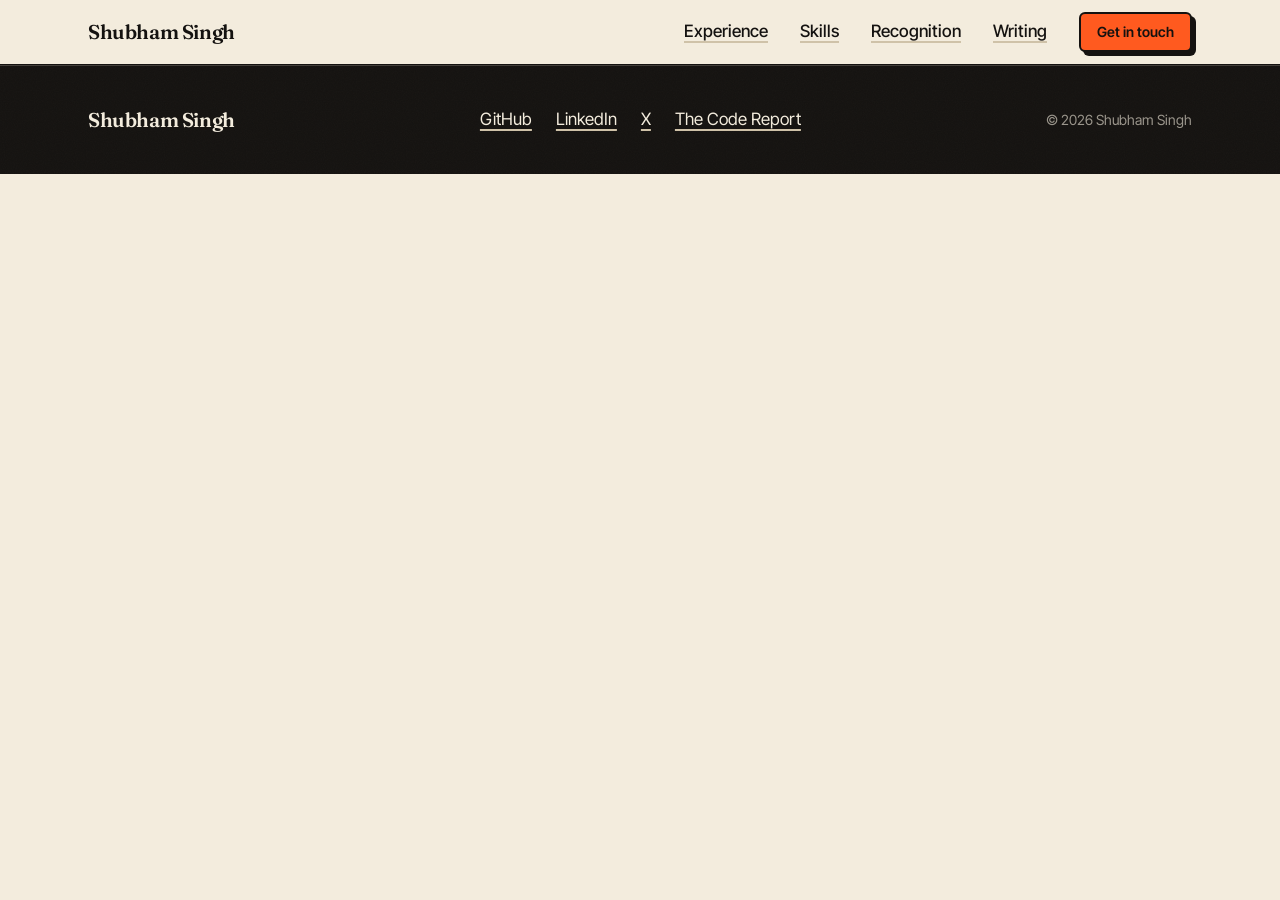
<file: blog/azure-for-android-devs/index.html>
<!DOCTYPE html><html lang="en"><head>
    <meta charset="UTF-8">
    <meta name="google-site-verification" content="92iyzYbkq5d8PQfDdMaVQFcFW-f2w6BpH7g5cXswd_s">
    <link rel="icon" type="image/png" sizes="32x32" href="/favicon-32x32.png">
    <link rel="icon" type="image/png" sizes="16x16" href="/favicon-16x16.png">
    <link rel="apple-touch-icon" sizes="180x180" href="/apple-touch-icon.png">
    <link rel="manifest" href="/site.webmanifest">
    <meta name="viewport" content="width=device-width, initial-scale=1.0">
    <title>Azure Fundamentals for Android Developers — What You Need to Know — Shubham Singh</title><title>Shubham Singh — SDE (Android) @ PhonePe | Android Developer &amp; Tech Blogger</title><title>Shubham Singh — SDE (Android) @ PhonePe | Android Developer &amp; Tech Blogger</title>
    <meta name="description" content="Portfolio of Shubham Singh — SDE at PhonePe, ex-Glance (InMobi). Android Developer, Kotlin Enthusiast, Tech Blogger. Author of The Code Report newsletter with 4,300+ subscribers.">
    <meta name="author" content="Shubham Singh">
    <meta name="robots" content="index, follow">
    <link rel="sitemap" type="application/xml" title="Sitemap" href="/sitemap.xml">
    <meta name="theme-color" content="#F3ECDD">
    <meta name="keywords" content="Shubham Singh, Android Developer, PhonePe, Kotlin, Jetpack Compose, SDE, Software Engineer, Tech Blogger, The Code Report, Mobile Development">
    <link rel="canonical" href="https://shubham-0707.github.io/">

    <!-- Open Graph (for social sharing) -->
    <meta property="og:type" content="website">
    <meta property="og:title" content="Shubham Singh — SDE (Android) @ PhonePe">
    <meta property="og:description" content="Portfolio of Shubham Singh — SDE at PhonePe, ex-Glance (InMobi). Android Developer, Kotlin Enthusiast, Tech Blogger.">
    <meta property="og:url" content="https://shubham-0707.github.io/">
    <meta property="og:image" content="https://shubham-0707.github.io/favicon-512.png">
    <meta property="og:site_name" content="Shubham Singh">
    <meta property="og:locale" content="en_US">

    <!-- Twitter Card -->
    <meta name="twitter:card" content="summary_large_image">
    <meta name="twitter:site" content="@shubham0707_11">
    <meta name="twitter:creator" content="@shubham0707_11">
    <meta name="twitter:title" content="Shubham Singh — SDE (Android) @ PhonePe">
    <meta name="twitter:description" content="Portfolio of Shubham Singh — SDE at PhonePe, ex-Glance (InMobi). Android Developer, Kotlin Enthusiast, Tech Blogger.">
    <meta name="twitter:image" content="https://shubham-0707.github.io/favicon-512.png">

    <!-- Fonts -->
    <link rel="preload" as="image" href="/img/profile-pic.png">
    <link rel="preconnect" href="https://fonts.googleapis.com">
    <link rel="preconnect" href="https://fonts.gstatic.com" crossorigin="">
    <link href="https://fonts.googleapis.com/css2?family=Fraunces:opsz,wght@9..144,500;9..144,600&amp;family=Inter+Tight:wght@400;500;600;700&amp;display=swap" rel="stylesheet">

    <!-- Structured Data -->
    <script type="application/ld+json">
    {
      "@context": "https://schema.org",
      "@type": "Person",
      "name": "Shubham Singh",
      "url": "https://shubham-0707.github.io",
      "image": "https://shubham-0707.github.io/favicon-512.png",
      "jobTitle": "Software Development Engineer (Android)",
      "worksFor": { "@type": "Organization", "name": "PhonePe" },
      "alumniOf": { "@type": "CollegeOrUniversity", "name": "Dr. A.P.J. Abdul Kalam Technical University" },
      "knowsAbout": ["Android Development", "Kotlin", "Jetpack Compose", "Java", "Mobile Engineering"],
      "sameAs": [
        "https://github.com/shubham-0707",
        "https://www.linkedin.com/in/shubham-0707",
        "https://x.com/shubham0707_11",
        "https://topmate.io/shubham0707"
      ]
    }
    </script>
    <script type="module" crossorigin="" src="/assets/index-C0O1kMk6.js"></script>
    <link rel="stylesheet" crossorigin="" href="/assets/index-CjgsGjg7.css">
  <meta name="description" content="Portfolio of Shubham Singh — SDE at PhonePe, ex-Glance (InMobi). Android Developer, Kotlin Enthusiast, Tech Blogger. Author of The Code Report newsletter with 4,300+ subscribers."><meta property="og:type" content="website"><meta property="og:title" content="Shubham Singh — SDE (Android) @ PhonePe | Android Developer &amp; Tech Blogger"><meta property="og:description" content="Portfolio of Shubham Singh — SDE at PhonePe, ex-Glance (InMobi). Android Developer, Kotlin Enthusiast, Tech Blogger. Author of The Code Report newsletter with 4,300+ subscribers."><meta property="og:url" content="https://shubham-0707.github.io/"><meta property="og:image" content="https://shubham-0707.github.io/favicon-512.png"><meta property="og:site_name" content="Shubham Singh"><meta property="og:locale" content="en_US"><meta name="twitter:card" content="summary_large_image"><meta name="twitter:site" content="@shubham0707_11"><meta name="twitter:creator" content="@shubham0707_11"><meta name="twitter:title" content="Shubham Singh — SDE (Android) @ PhonePe | Android Developer &amp; Tech Blogger"><meta name="twitter:description" content="Portfolio of Shubham Singh — SDE at PhonePe, ex-Glance (InMobi). Android Developer, Kotlin Enthusiast, Tech Blogger. Author of The Code Report newsletter with 4,300+ subscribers."><meta name="twitter:image" content="https://shubham-0707.github.io/favicon-512.png"><meta name="author" content="Shubham Singh"><meta name="robots" content="index, follow"><meta name="theme-color" content="#0f766e"><link rel="canonical" href="https://shubham-0707.github.io/"><meta name="description" content="As mobile devs, we rarely think about the cloud. But understanding Azure services (App Config, Cosmos DB, Functions) made me 10x more effective at PhonePe."><meta property="og:type" content="article"><meta property="og:title" content="Azure Fundamentals for Android Developers — What You Need to Know — Shubham Singh"><meta property="og:description" content="As mobile devs, we rarely think about the cloud. But understanding Azure services (App Config, Cosmos DB, Functions) made me 10x more effective at PhonePe."><meta property="og:url" content="https://shubham-0707.github.io/blog/azure-for-android-devs"><meta property="og:image" content="https://shubham-0707.github.io/favicon-512.png"><meta property="og:site_name" content="Shubham Singh"><meta property="og:locale" content="en_US"><meta name="twitter:card" content="summary_large_image"><meta name="twitter:site" content="@shubham0707_11"><meta name="twitter:creator" content="@shubham0707_11"><meta name="twitter:title" content="Azure Fundamentals for Android Developers — What You Need to Know — Shubham Singh"><meta name="twitter:description" content="As mobile devs, we rarely think about the cloud. But understanding Azure services (App Config, Cosmos DB, Functions) made me 10x more effective at PhonePe."><meta name="twitter:image" content="https://shubham-0707.github.io/favicon-512.png"><meta property="article:published_time" content="2026-02-05"><meta property="article:tag" content="azure"><meta property="article:tag" content="android"><meta property="article:tag" content="certifications"><meta property="article:author" content="Shubham Singh"><meta name="author" content="Shubham Singh"><meta name="robots" content="index, follow"><meta name="theme-color" content="#0f766e"><link rel="canonical" href="https://shubham-0707.github.io/blog/azure-for-android-devs"></head>
  <body>
    <!-- SPA redirect handler for GitHub Pages -->
    <script>
      (function(){
        var redirect = sessionStorage.redirect;
        delete sessionStorage.redirect;
        if (redirect && redirect !== location.href) {
          history.replaceState(null, null, redirect);
        }
      })();
      // Handle 404.html redirect query
      (function(){
        var l = window.location;
        if (l.search[1] === '/') {
          var decoded = l.search.slice(1).split('&').map(function(s){return s.replace(/~and~/g,'&')}).join('?');
          window.history.replaceState(null, null, l.pathname.slice(0, -1) + decoded + l.hash);
        }
      })();
    </script>
    <div id="root"><header class="sticky top-0 z-40 border-b-[1.5px] border-ink bg-paper"><nav class="mx-auto flex h-16 max-w-6xl items-center justify-between px-6" aria-label="Main"><a class="font-display text-xl font-semibold whitespace-nowrap" href="/" data-discover="true">Shubham Singh</a><ul class="hidden items-center gap-6 md:flex lg:gap-8"><li><a href="/#journey" class="link-ink font-medium">Experience</a></li><li><a href="/#skills" class="link-ink font-medium">Skills</a></li><li><a href="/#achievements" class="link-ink font-medium">Recognition</a></li><li><a href="/#blog" class="link-ink font-medium">Writing</a></li><li><a href="/#contact" class="btn-lift btn-signal min-h-10 whitespace-nowrap px-4 text-sm">Get in touch</a></li></ul><button type="button" class="btn-lift btn-paper min-h-10 px-3 md:hidden" aria-label="Open menu"><svg width="20" height="20" viewBox="0 0 24 24" fill="none" stroke="currentColor" stroke-width="2" aria-hidden="true"><path d="M3 6h18M3 12h18M3 18h18"></path></svg></button></nav></header><main class="mx-auto grid max-w-6xl gap-12 px-6 py-16 md:py-24 lg:grid-cols-[minmax(0,1fr)_16rem]"><script type="application/ld+json">{"@context":"https://schema.org","@type":"BlogPosting","headline":"Azure Fundamentals for Android Developers — What You Need to Know","description":"As mobile devs, we rarely think about the cloud. But understanding Azure services (App Config, Cosmos DB, Functions) made me 10x more effective at PhonePe.","datePublished":"2026-02-05","author":{"@type":"Person","name":"Shubham Singh","url":"https://shubham-0707.github.io"},"publisher":{"@type":"Person","name":"Shubham Singh","url":"https://shubham-0707.github.io"},"mainEntityOfPage":{"@type":"WebPage","@id":"https://shubham-0707.github.io/blog/azure-for-android-devs"},"keywords":"azure, android, certifications","wordCount":621,"timeRequired":"9 min read"}</script><article class="min-w-0 max-w-3xl"><a class="link-ink text-ink-soft" href="/blog" data-discover="true">All posts</a><h1 class="mt-6 text-4xl leading-tight md:text-5xl">Azure Fundamentals for Android Developers — What You Need to Know</h1><p class="mt-5 text-ink-soft"><time datetime="2026-02-05">February 5, 2026</time>, 9 min read</p><ul class="mt-4 flex flex-wrap gap-2"><li><a class="rounded border border-rule bg-paper-deep px-2 py-0.5 text-sm hover:border-ink" href="/blog?tag=azure" data-discover="true">azure</a></li><li><a class="rounded border border-rule bg-paper-deep px-2 py-0.5 text-sm hover:border-ink" href="/blog?tag=android" data-discover="true">android</a></li><li><a class="rounded border border-rule bg-paper-deep px-2 py-0.5 text-sm hover:border-ink" href="/blog?tag=certifications" data-discover="true">certifications</a></li></ul><div class="prose-paper mt-10 border-t-[1.5px] border-ink pt-10"><h2><span id="why-should-mobile-devs-care-about-cloud">Why Should Mobile Devs Care About Cloud?</span></h2>
<p>For the first 3 years of my career, I thought of the cloud as "someone else's problem." I'd call an API, get JSON back, and display it. What happened on the other side of that HTTP request was a mystery.</p>
<p>Then I joined PhonePe, where the backend runs on Azure, and I realized: <strong>understanding the cloud makes you a 10x better mobile developer.</strong></p>
<h2><span id="the-services-that-matter">The Services That Matter</span></h2>
<h3><span id="azure-app-configuration">Azure App Configuration</span></h3>
<p><strong>What it does</strong>: Centralized configuration management. Feature flags, A/B test parameters, and runtime config — all manageable without app updates.</p>
<p><strong>Why you should care</strong>: Instead of hardcoding feature flags or waiting for Play Store review, you can toggle features remotely. At PhonePe, we use App Configuration to:</p>
<ul><li>Roll out features gradually (1% → 10% → 50% → 100%)</li>
<li>Kill switches for broken features</li>
<li>Regional configuration (different settings for different states)</li>
</ul><p><strong>As an Android dev</strong>, understanding this service helped me design our feature flag SDK to work seamlessly with App Configuration's key-value structure and label system.</p>
<h3><span id="cosmos-db">Cosmos DB</span></h3>
<p><strong>What it does</strong>: Globally distributed NoSQL database with multiple consistency levels.</p>
<p><strong>Why you should care</strong>: When your API returns stale data or takes too long, it's often a database issue. Understanding Cosmos DB's consistency levels (strong, bounded staleness, session, eventual) helped me understand why certain screens showed stale data and how to design proper cache invalidation.</p>
<h3><span id="azure-functions">Azure Functions</span></h3>
<p><strong>What it does</strong>: Serverless compute. Run code in response to events without managing servers.</p>
<p><strong>Why you should care</strong>: Push notifications, analytics processing, image resizing — all commonly implemented as Azure Functions. Understanding the cold start problem explained why our push notification processing sometimes had a 30-second delay.</p>
<h3><span id="azure-cdn-blob-storage">Azure CDN &amp; Blob Storage</span></h3>
<p><strong>What it does</strong>: Content delivery and file storage.</p>
<p><strong>Why you should care</strong>: Every image, video, and file your app loads comes from somewhere. Understanding CDN edge locations, cache headers, and blob storage tiers helped me optimize our image loading pipeline and reduce bandwidth costs by 25%.</p>
<h2><span id="real-world-impact">Real-World Impact</span></h2>
<h3><span id="incident-response">Incident Response</span></h3>
<p>When our payment confirmation screen started timing out, I didn't just report "API is slow." I looked at the Azure Monitor dashboard, identified that Cosmos DB RU consumption had spiked due to a non-indexed query, and pointed the backend team to the exact problematic query. Time to resolution: 20 minutes instead of 2 hours.</p>
<h3><span id="architecture-discussions">Architecture Discussions</span></h3>
<p>When designing a new offline-first feature, I could meaningfully contribute to discussions about Cosmos DB change feed for syncing, Azure Functions for conflict resolution, and App Configuration for controlling sync frequency.</p>
<h3><span id="better-sdk-design">Better SDK Design</span></h3>
<p>My analytics SDK at Glance was designed to batch events efficiently because I understood how Azure Event Hubs processes messages. Instead of sending one event at a time, we batch up to 100 events and send them together — saving battery and reducing server costs.</p>
<h2><span id="getting-started">Getting Started</span></h2>
<ul><li><strong>Take AZ-900</strong> — It's the easiest Azure cert and gives you a broad overview. Study for 2 weeks, pass the exam.</li>
<li><strong>Read your company's architecture docs</strong> — Most companies have architecture diagrams. Find them and understand what services you depend on.</li>
<li><strong>Get Azure Portal access</strong> — Ask your DevOps team for read-only access. Just being able to see metrics and configurations is valuable.</li>
<li><strong>Attend backend standups</strong> — Even once a month. Understanding what the other side is dealing with builds empathy and collaboration.</li>
</ul><h2><span id="the-payoff">The Payoff</span></h2>
<p>You don't need to become a cloud expert. But knowing enough to read a dashboard, understand a service's limitations, and contribute to cross-team discussions will set you apart from 90% of mobile developers.</p>
<p>The cloud isn't someone else's problem. It's the other half of your app.</p></div><div class="mt-12 flex flex-wrap items-center gap-4 border-t-[1.5px] border-ink pt-8"><span class="text-ink-soft">Share</span><a class="btn-lift btn-paper min-h-11 w-11 px-0" aria-label="Share on X" target="_blank" rel="noopener noreferrer" href="https://twitter.com/intent/tweet?text=Azure%20Fundamentals%20for%20Android%20Developers%20%E2%80%94%20What%20You%20Need%20to%20Know&amp;url=https%3A%2F%2Fshubham-0707.github.io%2Fblog%2Fazure-for-android-devs"><svg width="18" height="18" viewBox="0 0 24 24" fill="currentColor" aria-hidden="true"><path d="M18.244 2.25h3.308l-7.227 8.26 8.502 11.24H16.17l-5.214-6.817L4.99 21.75H1.68l7.73-8.835L1.254 2.25H8.08l4.713 6.231zm-1.161 17.52h1.833L7.084 4.126H5.117z"></path></svg></a><a class="btn-lift btn-paper min-h-11 w-11 px-0" aria-label="Share on LinkedIn" target="_blank" rel="noopener noreferrer" href="https://www.linkedin.com/sharing/share-offsite/?url=https%3A%2F%2Fshubham-0707.github.io%2Fblog%2Fazure-for-android-devs"><svg width="20" height="20" viewBox="0 0 24 24" fill="currentColor" aria-hidden="true"><path d="M20.447 20.452h-3.554v-5.569c0-1.328-.027-3.037-1.852-3.037-1.853 0-2.136 1.445-2.136 2.939v5.667H9.351V9h3.414v1.561h.046c.477-.9 1.637-1.85 3.37-1.85 3.601 0 4.267 2.37 4.267 5.455v6.286zM5.337 7.433c-1.144 0-2.063-.926-2.063-2.065 0-1.138.92-2.063 2.063-2.063 1.14 0 2.064.925 2.064 2.063 0 1.139-.925 2.065-2.064 2.065zm1.782 13.019H3.555V9h3.564v11.452zM22.225 0H1.771C.792 0 0 .774 0 1.729v20.542C0 23.227.792 24 1.771 24h20.451C23.2 24 24 23.227 24 22.271V1.729C24 .774 23.2 0 22.222 0h.003z"></path></svg></a><a href="https://www.linkedin.com/newsletters/the-code-report-7197864242228678656/" target="_blank" rel="noopener noreferrer" class="btn-lift btn-signal ml-auto whitespace-nowrap">Subscribe to The Code Report</a></div></article><nav aria-label="On this page" class="hidden lg:block"><div class="sticky top-24 border-l-[1.5px] border-ink pl-5"><p class="mb-3 font-semibold">On this page</p><ul class="space-y-2 text-sm"><li class=""><a href="#why-should-mobile-devs-care-about-cloud" class="text-ink-soft hover:text-ink">Why Should Mobile Devs Care About Cloud?</a></li><li class=""><a href="#the-services-that-matter" class="text-ink-soft hover:text-ink">The Services That Matter</a></li><li class="pl-3"><a href="#azure-app-configuration" class="text-ink-soft hover:text-ink">Azure App Configuration</a></li><li class="pl-3"><a href="#cosmos-db" class="text-ink-soft hover:text-ink">Cosmos DB</a></li><li class="pl-3"><a href="#azure-functions" class="text-ink-soft hover:text-ink">Azure Functions</a></li><li class="pl-3"><a href="#azure-cdn-blob-storage" class="text-ink-soft hover:text-ink">Azure CDN &amp; Blob Storage</a></li><li class=""><a href="#real-world-impact" class="text-ink-soft hover:text-ink">Real-World Impact</a></li><li class="pl-3"><a href="#incident-response" class="text-ink-soft hover:text-ink">Incident Response</a></li><li class="pl-3"><a href="#architecture-discussions" class="text-ink-soft hover:text-ink">Architecture Discussions</a></li><li class="pl-3"><a href="#better-sdk-design" class="text-ink-soft hover:text-ink">Better SDK Design</a></li><li class=""><a href="#getting-started" class="text-ink-soft hover:text-ink">Getting Started</a></li><li class=""><a href="#the-payoff" class="text-ink-soft hover:text-ink">The Payoff</a></li></ul></div></nav></main><footer class="ink-band border-t border-paper/20"><div class="mx-auto flex max-w-6xl flex-col gap-6 px-6 py-10 md:flex-row md:items-center md:justify-between"><p class="font-display text-xl">Shubham Singh</p><ul class="flex flex-wrap gap-6"><li><a class="link-ink" href="https://github.com/shubham-0707" target="_blank" rel="noopener noreferrer">GitHub</a></li><li><a class="link-ink" href="https://www.linkedin.com/in/shubham-0707" target="_blank" rel="noopener noreferrer">LinkedIn</a></li><li><a class="link-ink" href="https://x.com/shubham0707_11" target="_blank" rel="noopener noreferrer">X</a></li><li><a class="link-ink" href="https://www.linkedin.com/newsletters/the-code-report-7197864242228678656/" target="_blank" rel="noopener noreferrer">The Code Report</a></li></ul><p class="text-sm opacity-60">© 2026 Shubham Singh</p></div></footer></div>
  

</body></html>
</file>
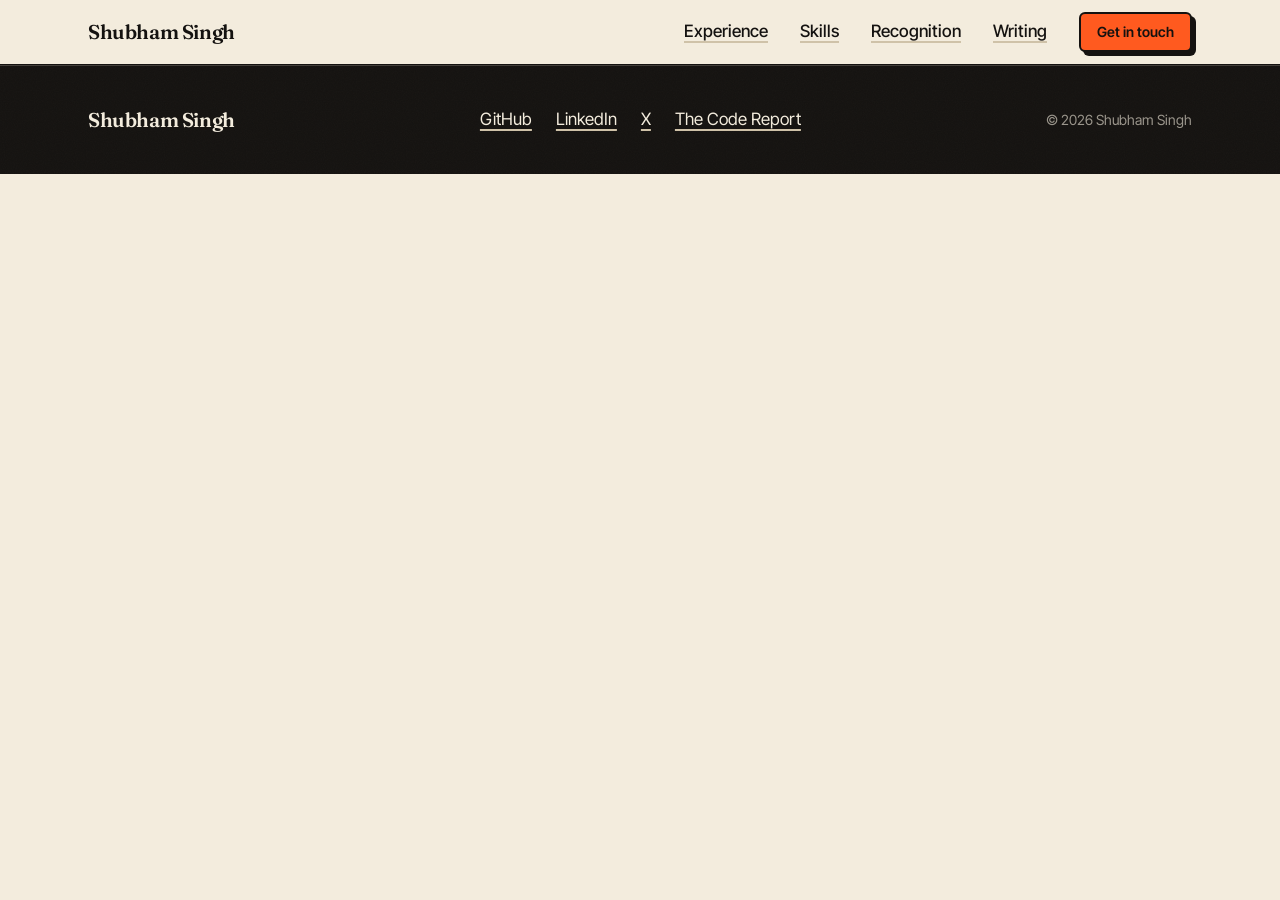
<file: blog/certifications-that-matter/index.html>
<!DOCTYPE html><html lang="en"><head>
    <meta charset="UTF-8">
    <meta name="google-site-verification" content="92iyzYbkq5d8PQfDdMaVQFcFW-f2w6BpH7g5cXswd_s">
    <link rel="icon" type="image/png" sizes="32x32" href="/favicon-32x32.png">
    <link rel="icon" type="image/png" sizes="16x16" href="/favicon-16x16.png">
    <link rel="apple-touch-icon" sizes="180x180" href="/apple-touch-icon.png">
    <link rel="manifest" href="/site.webmanifest">
    <meta name="viewport" content="width=device-width, initial-scale=1.0">
    <title>The 4 Certifications That Actually Helped My Career (And 1 That Didn't) — Shubham Singh</title><title>Shubham Singh — SDE (Android) @ PhonePe | Android Developer &amp; Tech Blogger</title><title>Shubham Singh — SDE (Android) @ PhonePe | Android Developer &amp; Tech Blogger</title>
    <meta name="description" content="Portfolio of Shubham Singh — SDE at PhonePe, ex-Glance (InMobi). Android Developer, Kotlin Enthusiast, Tech Blogger. Author of The Code Report newsletter with 4,300+ subscribers.">
    <meta name="author" content="Shubham Singh">
    <meta name="robots" content="index, follow">
    <link rel="sitemap" type="application/xml" title="Sitemap" href="/sitemap.xml">
    <meta name="theme-color" content="#F3ECDD">
    <meta name="keywords" content="Shubham Singh, Android Developer, PhonePe, Kotlin, Jetpack Compose, SDE, Software Engineer, Tech Blogger, The Code Report, Mobile Development">
    <link rel="canonical" href="https://shubham-0707.github.io/">

    <!-- Open Graph (for social sharing) -->
    <meta property="og:type" content="website">
    <meta property="og:title" content="Shubham Singh — SDE (Android) @ PhonePe">
    <meta property="og:description" content="Portfolio of Shubham Singh — SDE at PhonePe, ex-Glance (InMobi). Android Developer, Kotlin Enthusiast, Tech Blogger.">
    <meta property="og:url" content="https://shubham-0707.github.io/">
    <meta property="og:image" content="https://shubham-0707.github.io/favicon-512.png">
    <meta property="og:site_name" content="Shubham Singh">
    <meta property="og:locale" content="en_US">

    <!-- Twitter Card -->
    <meta name="twitter:card" content="summary_large_image">
    <meta name="twitter:site" content="@shubham0707_11">
    <meta name="twitter:creator" content="@shubham0707_11">
    <meta name="twitter:title" content="Shubham Singh — SDE (Android) @ PhonePe">
    <meta name="twitter:description" content="Portfolio of Shubham Singh — SDE at PhonePe, ex-Glance (InMobi). Android Developer, Kotlin Enthusiast, Tech Blogger.">
    <meta name="twitter:image" content="https://shubham-0707.github.io/favicon-512.png">

    <!-- Fonts -->
    <link rel="preload" as="image" href="/img/profile-pic.png">
    <link rel="preconnect" href="https://fonts.googleapis.com">
    <link rel="preconnect" href="https://fonts.gstatic.com" crossorigin="">
    <link href="https://fonts.googleapis.com/css2?family=Fraunces:opsz,wght@9..144,500;9..144,600&amp;family=Inter+Tight:wght@400;500;600;700&amp;display=swap" rel="stylesheet">

    <!-- Structured Data -->
    <script type="application/ld+json">
    {
      "@context": "https://schema.org",
      "@type": "Person",
      "name": "Shubham Singh",
      "url": "https://shubham-0707.github.io",
      "image": "https://shubham-0707.github.io/favicon-512.png",
      "jobTitle": "Software Development Engineer (Android)",
      "worksFor": { "@type": "Organization", "name": "PhonePe" },
      "alumniOf": { "@type": "CollegeOrUniversity", "name": "Dr. A.P.J. Abdul Kalam Technical University" },
      "knowsAbout": ["Android Development", "Kotlin", "Jetpack Compose", "Java", "Mobile Engineering"],
      "sameAs": [
        "https://github.com/shubham-0707",
        "https://www.linkedin.com/in/shubham-0707",
        "https://x.com/shubham0707_11",
        "https://topmate.io/shubham0707"
      ]
    }
    </script>
    <script type="module" crossorigin="" src="/assets/index-C0O1kMk6.js"></script>
    <link rel="stylesheet" crossorigin="" href="/assets/index-CjgsGjg7.css">
  <meta name="description" content="Portfolio of Shubham Singh — SDE at PhonePe, ex-Glance (InMobi). Android Developer, Kotlin Enthusiast, Tech Blogger. Author of The Code Report newsletter with 4,300+ subscribers."><meta property="og:type" content="website"><meta property="og:title" content="Shubham Singh — SDE (Android) @ PhonePe | Android Developer &amp; Tech Blogger"><meta property="og:description" content="Portfolio of Shubham Singh — SDE at PhonePe, ex-Glance (InMobi). Android Developer, Kotlin Enthusiast, Tech Blogger. Author of The Code Report newsletter with 4,300+ subscribers."><meta property="og:url" content="https://shubham-0707.github.io/"><meta property="og:image" content="https://shubham-0707.github.io/favicon-512.png"><meta property="og:site_name" content="Shubham Singh"><meta property="og:locale" content="en_US"><meta name="twitter:card" content="summary_large_image"><meta name="twitter:site" content="@shubham0707_11"><meta name="twitter:creator" content="@shubham0707_11"><meta name="twitter:title" content="Shubham Singh — SDE (Android) @ PhonePe | Android Developer &amp; Tech Blogger"><meta name="twitter:description" content="Portfolio of Shubham Singh — SDE at PhonePe, ex-Glance (InMobi). Android Developer, Kotlin Enthusiast, Tech Blogger. Author of The Code Report newsletter with 4,300+ subscribers."><meta name="twitter:image" content="https://shubham-0707.github.io/favicon-512.png"><meta name="author" content="Shubham Singh"><meta name="robots" content="index, follow"><meta name="theme-color" content="#0f766e"><link rel="canonical" href="https://shubham-0707.github.io/"><meta name="description" content="I hold Azure AZ-900, DP-900, Databricks Lakehouse, and GitHub Developer certifications. Here's an honest breakdown of which ones opened doors and which collected dust."><meta property="og:type" content="article"><meta property="og:title" content="The 4 Certifications That Actually Helped My Career (And 1 That Didn't) — Shubham Singh"><meta property="og:description" content="I hold Azure AZ-900, DP-900, Databricks Lakehouse, and GitHub Developer certifications. Here's an honest breakdown of which ones opened doors and which collected dust."><meta property="og:url" content="https://shubham-0707.github.io/blog/certifications-that-matter"><meta property="og:image" content="https://shubham-0707.github.io/favicon-512.png"><meta property="og:site_name" content="Shubham Singh"><meta property="og:locale" content="en_US"><meta name="twitter:card" content="summary_large_image"><meta name="twitter:site" content="@shubham0707_11"><meta name="twitter:creator" content="@shubham0707_11"><meta name="twitter:title" content="The 4 Certifications That Actually Helped My Career (And 1 That Didn't) — Shubham Singh"><meta name="twitter:description" content="I hold Azure AZ-900, DP-900, Databricks Lakehouse, and GitHub Developer certifications. Here's an honest breakdown of which ones opened doors and which collected dust."><meta name="twitter:image" content="https://shubham-0707.github.io/favicon-512.png"><meta property="article:published_time" content="2026-03-28"><meta property="article:tag" content="career"><meta property="article:tag" content="azure"><meta property="article:tag" content="certifications"><meta property="article:author" content="Shubham Singh"><meta name="author" content="Shubham Singh"><meta name="robots" content="index, follow"><meta name="theme-color" content="#0f766e"><link rel="canonical" href="https://shubham-0707.github.io/blog/certifications-that-matter"></head>
  <body>
    <!-- SPA redirect handler for GitHub Pages -->
    <script>
      (function(){
        var redirect = sessionStorage.redirect;
        delete sessionStorage.redirect;
        if (redirect && redirect !== location.href) {
          history.replaceState(null, null, redirect);
        }
      })();
      // Handle 404.html redirect query
      (function(){
        var l = window.location;
        if (l.search[1] === '/') {
          var decoded = l.search.slice(1).split('&').map(function(s){return s.replace(/~and~/g,'&')}).join('?');
          window.history.replaceState(null, null, l.pathname.slice(0, -1) + decoded + l.hash);
        }
      })();
    </script>
    <div id="root"><header class="sticky top-0 z-40 border-b-[1.5px] border-ink bg-paper"><nav class="mx-auto flex h-16 max-w-6xl items-center justify-between px-6" aria-label="Main"><a class="font-display text-xl font-semibold whitespace-nowrap" href="/" data-discover="true">Shubham Singh</a><ul class="hidden items-center gap-6 md:flex lg:gap-8"><li><a href="/#journey" class="link-ink font-medium">Experience</a></li><li><a href="/#skills" class="link-ink font-medium">Skills</a></li><li><a href="/#achievements" class="link-ink font-medium">Recognition</a></li><li><a href="/#blog" class="link-ink font-medium">Writing</a></li><li><a href="/#contact" class="btn-lift btn-signal min-h-10 whitespace-nowrap px-4 text-sm">Get in touch</a></li></ul><button type="button" class="btn-lift btn-paper min-h-10 px-3 md:hidden" aria-label="Open menu"><svg width="20" height="20" viewBox="0 0 24 24" fill="none" stroke="currentColor" stroke-width="2" aria-hidden="true"><path d="M3 6h18M3 12h18M3 18h18"></path></svg></button></nav></header><main class="mx-auto grid max-w-6xl gap-12 px-6 py-16 md:py-24 lg:grid-cols-[minmax(0,1fr)_16rem]"><script type="application/ld+json">{"@context":"https://schema.org","@type":"BlogPosting","headline":"The 4 Certifications That Actually Helped My Career (And 1 That Didn't)","description":"I hold Azure AZ-900, DP-900, Databricks Lakehouse, and GitHub Developer certifications. Here's an honest breakdown of which ones opened doors and which collected dust.","datePublished":"2026-03-28","author":{"@type":"Person","name":"Shubham Singh","url":"https://shubham-0707.github.io"},"publisher":{"@type":"Person","name":"Shubham Singh","url":"https://shubham-0707.github.io"},"mainEntityOfPage":{"@type":"WebPage","@id":"https://shubham-0707.github.io/blog/certifications-that-matter"},"keywords":"career, azure, certifications","wordCount":540,"timeRequired":"6 min read"}</script><article class="min-w-0 max-w-3xl"><a class="link-ink text-ink-soft" href="/blog" data-discover="true">All posts</a><h1 class="mt-6 text-4xl leading-tight md:text-5xl">The 4 Certifications That Actually Helped My Career (And 1 That Didn't)</h1><p class="mt-5 text-ink-soft"><time datetime="2026-03-28">March 28, 2026</time>, 6 min read</p><ul class="mt-4 flex flex-wrap gap-2"><li><a class="rounded border border-rule bg-paper-deep px-2 py-0.5 text-sm hover:border-ink" href="/blog?tag=career" data-discover="true">career</a></li><li><a class="rounded border border-rule bg-paper-deep px-2 py-0.5 text-sm hover:border-ink" href="/blog?tag=azure" data-discover="true">azure</a></li><li><a class="rounded border border-rule bg-paper-deep px-2 py-0.5 text-sm hover:border-ink" href="/blog?tag=certifications" data-discover="true">certifications</a></li></ul><div class="prose-paper mt-10 border-t-[1.5px] border-ink pt-10"><h2><span id="the-certification-debate">The Certification Debate</span></h2>
<p>Every few months, the tech community erupts in the same debate: "Are certifications worth it?" Some say they're resume padding. Others swear they got hired because of them.</p>
<p>After earning 4 certifications over 2 years, I have a nuanced answer: <strong>it depends on which ones and why you're getting them</strong>.</p>
<h2><span id="the-ones-that-helped">The Ones That Helped</span></h2>
<h3><span id="1-azure-fundamentals-az-900">1. Azure Fundamentals (AZ-900) ✅</span></h3>
<p><strong>Why it helped</strong>: As a mobile developer, I had zero cloud knowledge. AZ-900 gave me enough understanding of Azure services to have meaningful conversations with backend teams. When we were designing the architecture for a new feature at PhonePe, I could actually contribute to decisions about Azure App Configuration and Cosmos DB.</p>
<p><strong>ROI</strong>: High. The knowledge is broadly applicable, and the cert carries weight in enterprise contexts. It also opened the door to understanding our entire backend infrastructure.</p>
<p><strong>Difficulty</strong>: Easy. 2 weeks of study, 1 hour exam.</p>
<h3><span id="2-azure-data-fundamentals-dp-900">2. Azure Data Fundamentals (DP-900) ✅</span></h3>
<p><strong>Why it helped</strong>: Understanding data pipelines, data lakes, and analytics services helped me build better analytics SDKs at Glance. I understood where the data my SDK collected actually went and how it was processed.</p>
<p><strong>ROI</strong>: Medium-high. Particularly valuable if you work at the intersection of mobile and data.</p>
<p><strong>Difficulty</strong>: Easy to moderate. 2-3 weeks of study.</p>
<h3><span id="3-github-developer-certification">3. GitHub Developer Certification ✅</span></h3>
<p><strong>Why it helped</strong>: This one surprised me. It wasn't just about Git commands — it covered GitHub Actions, security features, API usage, and collaboration patterns. I immediately improved our CI/CD pipeline and code review practices.</p>
<p><strong>ROI</strong>: High. Every developer uses GitHub daily. Understanding it deeply makes you faster at everything.</p>
<p><strong>Difficulty</strong>: Moderate. The Actions and API sections require hands-on practice.</p>
<h3><span id="4-databricks-lakehouse-fundamentals">4. Databricks Lakehouse Fundamentals ✅</span></h3>
<p><strong>Why it helped</strong>: This gave me credibility when proposing changes to our data collection SDK. Understanding how data is stored, queried, and transformed in a lakehouse architecture made my SDK designs more data-team-friendly.</p>
<p><strong>ROI</strong>: Medium. Niche, but valuable if you touch data infrastructure.</p>
<h2><span id="the-one-that-didn-t-help">The One That Didn't Help</span></h2>
<h3><span id="5-redacted-popular-platform-cert">5. [Redacted Popular Platform Cert] ❌</span></h3>
<p>I won't name it to avoid drama, but I got a certification from a well-known online learning platform that promised "industry recognition." It didn't carry any weight in interviews. Nobody asked about it. Nobody cared.</p>
<p><strong>Why it failed</strong>: No proctored exam. No hands-on component. Just multiple-choice questions after watching videos. Any cert without a rigorous assessment process is essentially a receipt for a course you completed.</p>
<h2><span id="my-framework-for-choosing-certifications">My Framework for Choosing Certifications</span></h2>
<ul><li><strong>Does it fill a real knowledge gap?</strong> Don't certify in things you already know well.</li>
<li><strong>Is the exam proctored and rigorous?</strong> If anyone can pass it, it means nothing.</li>
<li><strong>Do hiring managers in your target companies recognize it?</strong> Ask people who work there.</li>
<li><strong>Will the knowledge be useful daily, not just on your resume?</strong> The best certs teach you things you use every day.</li>
</ul><h2><span id="the-bottom-line">The Bottom Line</span></h2>
<p>Certifications are not a substitute for real experience. But they are excellent for structured learning in areas outside your core expertise. As a mobile developer, cloud and data certifications expanded my ability to contribute beyond just the Android layer.</p>
<p>Don't collect certs like Pokémon. Choose strategically, learn deeply, and apply the knowledge immediately.</p></div><div class="mt-12 flex flex-wrap items-center gap-4 border-t-[1.5px] border-ink pt-8"><span class="text-ink-soft">Share</span><a class="btn-lift btn-paper min-h-11 w-11 px-0" aria-label="Share on X" target="_blank" rel="noopener noreferrer" href="https://twitter.com/intent/tweet?text=The%204%20Certifications%20That%20Actually%20Helped%20My%20Career%20(And%201%20That%20Didn't)&amp;url=https%3A%2F%2Fshubham-0707.github.io%2Fblog%2Fcertifications-that-matter"><svg width="18" height="18" viewBox="0 0 24 24" fill="currentColor" aria-hidden="true"><path d="M18.244 2.25h3.308l-7.227 8.26 8.502 11.24H16.17l-5.214-6.817L4.99 21.75H1.68l7.73-8.835L1.254 2.25H8.08l4.713 6.231zm-1.161 17.52h1.833L7.084 4.126H5.117z"></path></svg></a><a class="btn-lift btn-paper min-h-11 w-11 px-0" aria-label="Share on LinkedIn" target="_blank" rel="noopener noreferrer" href="https://www.linkedin.com/sharing/share-offsite/?url=https%3A%2F%2Fshubham-0707.github.io%2Fblog%2Fcertifications-that-matter"><svg width="20" height="20" viewBox="0 0 24 24" fill="currentColor" aria-hidden="true"><path d="M20.447 20.452h-3.554v-5.569c0-1.328-.027-3.037-1.852-3.037-1.853 0-2.136 1.445-2.136 2.939v5.667H9.351V9h3.414v1.561h.046c.477-.9 1.637-1.85 3.37-1.85 3.601 0 4.267 2.37 4.267 5.455v6.286zM5.337 7.433c-1.144 0-2.063-.926-2.063-2.065 0-1.138.92-2.063 2.063-2.063 1.14 0 2.064.925 2.064 2.063 0 1.139-.925 2.065-2.064 2.065zm1.782 13.019H3.555V9h3.564v11.452zM22.225 0H1.771C.792 0 0 .774 0 1.729v20.542C0 23.227.792 24 1.771 24h20.451C23.2 24 24 23.227 24 22.271V1.729C24 .774 23.2 0 22.222 0h.003z"></path></svg></a><a href="https://www.linkedin.com/newsletters/the-code-report-7197864242228678656/" target="_blank" rel="noopener noreferrer" class="btn-lift btn-signal ml-auto whitespace-nowrap">Subscribe to The Code Report</a></div></article><nav aria-label="On this page" class="hidden lg:block"><div class="sticky top-24 border-l-[1.5px] border-ink pl-5"><p class="mb-3 font-semibold">On this page</p><ul class="space-y-2 text-sm"><li class=""><a href="#the-certification-debate" class="text-ink-soft hover:text-ink">The Certification Debate</a></li><li class=""><a href="#the-ones-that-helped" class="text-ink-soft hover:text-ink">The Ones That Helped</a></li><li class="pl-3"><a href="#1-azure-fundamentals-az-900" class="text-ink-soft hover:text-ink">1. Azure Fundamentals (AZ-900) ✅</a></li><li class="pl-3"><a href="#2-azure-data-fundamentals-dp-900" class="text-ink-soft hover:text-ink">2. Azure Data Fundamentals (DP-900) ✅</a></li><li class="pl-3"><a href="#3-github-developer-certification" class="text-ink-soft hover:text-ink">3. GitHub Developer Certification ✅</a></li><li class="pl-3"><a href="#4-databricks-lakehouse-fundamentals" class="text-ink-soft hover:text-ink">4. Databricks Lakehouse Fundamentals ✅</a></li><li class=""><a href="#the-one-that-didn-t-help" class="text-ink-soft hover:text-ink">The One That Didn't Help</a></li><li class="pl-3"><a href="#5-redacted-popular-platform-cert" class="text-ink-soft hover:text-ink">5. [Redacted Popular Platform Cert] ❌</a></li><li class=""><a href="#my-framework-for-choosing-certifications" class="text-ink-soft hover:text-ink">My Framework for Choosing Certifications</a></li><li class=""><a href="#the-bottom-line" class="text-ink-soft hover:text-ink">The Bottom Line</a></li></ul></div></nav></main><footer class="ink-band border-t border-paper/20"><div class="mx-auto flex max-w-6xl flex-col gap-6 px-6 py-10 md:flex-row md:items-center md:justify-between"><p class="font-display text-xl">Shubham Singh</p><ul class="flex flex-wrap gap-6"><li><a class="link-ink" href="https://github.com/shubham-0707" target="_blank" rel="noopener noreferrer">GitHub</a></li><li><a class="link-ink" href="https://www.linkedin.com/in/shubham-0707" target="_blank" rel="noopener noreferrer">LinkedIn</a></li><li><a class="link-ink" href="https://x.com/shubham0707_11" target="_blank" rel="noopener noreferrer">X</a></li><li><a class="link-ink" href="https://www.linkedin.com/newsletters/the-code-report-7197864242228678656/" target="_blank" rel="noopener noreferrer">The Code Report</a></li></ul><p class="text-sm opacity-60">© 2026 Shubham Singh</p></div></footer></div>
  

</body></html>
</file>
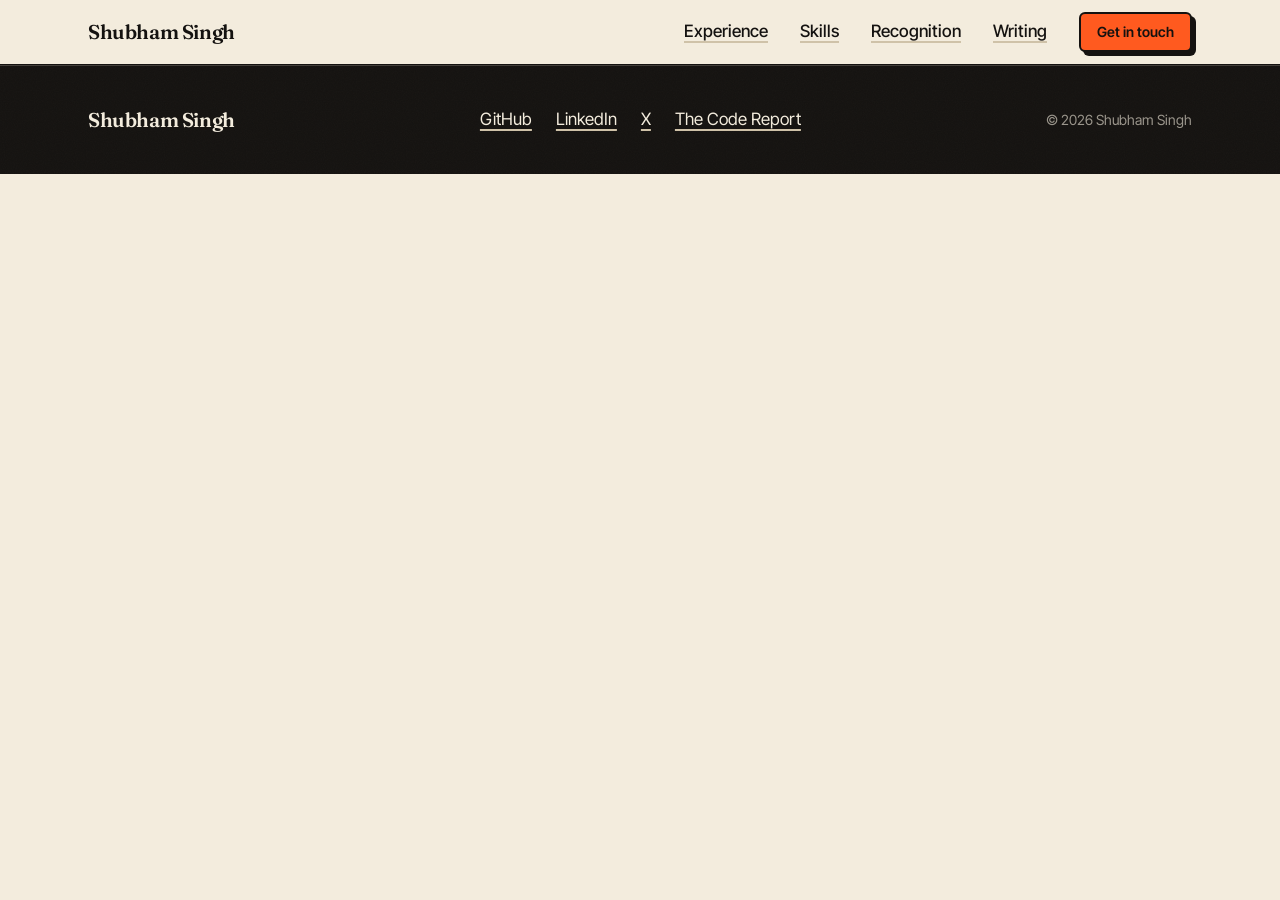
<file: blog/compose-design-system/index.html>
<!DOCTYPE html><html lang="en"><head>
    <meta charset="UTF-8">
    <meta name="google-site-verification" content="92iyzYbkq5d8PQfDdMaVQFcFW-f2w6BpH7g5cXswd_s">
    <link rel="icon" type="image/png" sizes="32x32" href="/favicon-32x32.png">
    <link rel="icon" type="image/png" sizes="16x16" href="/favicon-16x16.png">
    <link rel="apple-touch-icon" sizes="180x180" href="/apple-touch-icon.png">
    <link rel="manifest" href="/site.webmanifest">
    <meta name="viewport" content="width=device-width, initial-scale=1.0">
    <title>Building a Design System in Jetpack Compose From Scratch — Shubham Singh</title><title>Shubham Singh — SDE (Android) @ PhonePe | Android Developer &amp; Tech Blogger</title><title>Shubham Singh — SDE (Android) @ PhonePe | Android Developer &amp; Tech Blogger</title>
    <meta name="description" content="Portfolio of Shubham Singh — SDE at PhonePe, ex-Glance (InMobi). Android Developer, Kotlin Enthusiast, Tech Blogger. Author of The Code Report newsletter with 4,300+ subscribers.">
    <meta name="author" content="Shubham Singh">
    <meta name="robots" content="index, follow">
    <link rel="sitemap" type="application/xml" title="Sitemap" href="/sitemap.xml">
    <meta name="theme-color" content="#F3ECDD">
    <meta name="keywords" content="Shubham Singh, Android Developer, PhonePe, Kotlin, Jetpack Compose, SDE, Software Engineer, Tech Blogger, The Code Report, Mobile Development">
    <link rel="canonical" href="https://shubham-0707.github.io/">

    <!-- Open Graph (for social sharing) -->
    <meta property="og:type" content="website">
    <meta property="og:title" content="Shubham Singh — SDE (Android) @ PhonePe">
    <meta property="og:description" content="Portfolio of Shubham Singh — SDE at PhonePe, ex-Glance (InMobi). Android Developer, Kotlin Enthusiast, Tech Blogger.">
    <meta property="og:url" content="https://shubham-0707.github.io/">
    <meta property="og:image" content="https://shubham-0707.github.io/favicon-512.png">
    <meta property="og:site_name" content="Shubham Singh">
    <meta property="og:locale" content="en_US">

    <!-- Twitter Card -->
    <meta name="twitter:card" content="summary_large_image">
    <meta name="twitter:site" content="@shubham0707_11">
    <meta name="twitter:creator" content="@shubham0707_11">
    <meta name="twitter:title" content="Shubham Singh — SDE (Android) @ PhonePe">
    <meta name="twitter:description" content="Portfolio of Shubham Singh — SDE at PhonePe, ex-Glance (InMobi). Android Developer, Kotlin Enthusiast, Tech Blogger.">
    <meta name="twitter:image" content="https://shubham-0707.github.io/favicon-512.png">

    <!-- Fonts -->
    <link rel="preload" as="image" href="/img/profile-pic.png">
    <link rel="preconnect" href="https://fonts.googleapis.com">
    <link rel="preconnect" href="https://fonts.gstatic.com" crossorigin="">
    <link href="https://fonts.googleapis.com/css2?family=Fraunces:opsz,wght@9..144,500;9..144,600&amp;family=Inter+Tight:wght@400;500;600;700&amp;display=swap" rel="stylesheet">

    <!-- Structured Data -->
    <script type="application/ld+json">
    {
      "@context": "https://schema.org",
      "@type": "Person",
      "name": "Shubham Singh",
      "url": "https://shubham-0707.github.io",
      "image": "https://shubham-0707.github.io/favicon-512.png",
      "jobTitle": "Software Development Engineer (Android)",
      "worksFor": { "@type": "Organization", "name": "PhonePe" },
      "alumniOf": { "@type": "CollegeOrUniversity", "name": "Dr. A.P.J. Abdul Kalam Technical University" },
      "knowsAbout": ["Android Development", "Kotlin", "Jetpack Compose", "Java", "Mobile Engineering"],
      "sameAs": [
        "https://github.com/shubham-0707",
        "https://www.linkedin.com/in/shubham-0707",
        "https://x.com/shubham0707_11",
        "https://topmate.io/shubham0707"
      ]
    }
    </script>
    <script type="module" crossorigin="" src="/assets/index-C0O1kMk6.js"></script>
    <link rel="stylesheet" crossorigin="" href="/assets/index-CjgsGjg7.css">
  <meta name="description" content="Portfolio of Shubham Singh — SDE at PhonePe, ex-Glance (InMobi). Android Developer, Kotlin Enthusiast, Tech Blogger. Author of The Code Report newsletter with 4,300+ subscribers."><meta property="og:type" content="website"><meta property="og:title" content="Shubham Singh — SDE (Android) @ PhonePe | Android Developer &amp; Tech Blogger"><meta property="og:description" content="Portfolio of Shubham Singh — SDE at PhonePe, ex-Glance (InMobi). Android Developer, Kotlin Enthusiast, Tech Blogger. Author of The Code Report newsletter with 4,300+ subscribers."><meta property="og:url" content="https://shubham-0707.github.io/"><meta property="og:image" content="https://shubham-0707.github.io/favicon-512.png"><meta property="og:site_name" content="Shubham Singh"><meta property="og:locale" content="en_US"><meta name="twitter:card" content="summary_large_image"><meta name="twitter:site" content="@shubham0707_11"><meta name="twitter:creator" content="@shubham0707_11"><meta name="twitter:title" content="Shubham Singh — SDE (Android) @ PhonePe | Android Developer &amp; Tech Blogger"><meta name="twitter:description" content="Portfolio of Shubham Singh — SDE at PhonePe, ex-Glance (InMobi). Android Developer, Kotlin Enthusiast, Tech Blogger. Author of The Code Report newsletter with 4,300+ subscribers."><meta name="twitter:image" content="https://shubham-0707.github.io/favicon-512.png"><meta name="author" content="Shubham Singh"><meta name="robots" content="index, follow"><meta name="theme-color" content="#0f766e"><link rel="canonical" href="https://shubham-0707.github.io/"><meta name="description" content="How I built a reusable, themeable design system at PhonePe that powers 20+ screens. Custom tokens, component APIs, and lessons learned shipping it to 500M+ devices."><meta property="og:type" content="article"><meta property="og:title" content="Building a Design System in Jetpack Compose From Scratch — Shubham Singh"><meta property="og:description" content="How I built a reusable, themeable design system at PhonePe that powers 20+ screens. Custom tokens, component APIs, and lessons learned shipping it to 500M+ devices."><meta property="og:url" content="https://shubham-0707.github.io/blog/compose-design-system"><meta property="og:image" content="https://shubham-0707.github.io/favicon-512.png"><meta property="og:site_name" content="Shubham Singh"><meta property="og:locale" content="en_US"><meta name="twitter:card" content="summary_large_image"><meta name="twitter:site" content="@shubham0707_11"><meta name="twitter:creator" content="@shubham0707_11"><meta name="twitter:title" content="Building a Design System in Jetpack Compose From Scratch — Shubham Singh"><meta name="twitter:description" content="How I built a reusable, themeable design system at PhonePe that powers 20+ screens. Custom tokens, component APIs, and lessons learned shipping it to 500M+ devices."><meta name="twitter:image" content="https://shubham-0707.github.io/favicon-512.png"><meta property="article:published_time" content="2026-03-15"><meta property="article:tag" content="android"><meta property="article:tag" content="compose"><meta property="article:tag" content="architecture"><meta property="article:author" content="Shubham Singh"><meta name="author" content="Shubham Singh"><meta name="robots" content="index, follow"><meta name="theme-color" content="#0f766e"><link rel="canonical" href="https://shubham-0707.github.io/blog/compose-design-system"></head>
  <body>
    <!-- SPA redirect handler for GitHub Pages -->
    <script>
      (function(){
        var redirect = sessionStorage.redirect;
        delete sessionStorage.redirect;
        if (redirect && redirect !== location.href) {
          history.replaceState(null, null, redirect);
        }
      })();
      // Handle 404.html redirect query
      (function(){
        var l = window.location;
        if (l.search[1] === '/') {
          var decoded = l.search.slice(1).split('&').map(function(s){return s.replace(/~and~/g,'&')}).join('?');
          window.history.replaceState(null, null, l.pathname.slice(0, -1) + decoded + l.hash);
        }
      })();
    </script>
    <div id="root"><header class="sticky top-0 z-40 border-b-[1.5px] border-ink bg-paper"><nav class="mx-auto flex h-16 max-w-6xl items-center justify-between px-6" aria-label="Main"><a class="font-display text-xl font-semibold whitespace-nowrap" href="/" data-discover="true">Shubham Singh</a><ul class="hidden items-center gap-6 md:flex lg:gap-8"><li><a href="/#journey" class="link-ink font-medium">Experience</a></li><li><a href="/#skills" class="link-ink font-medium">Skills</a></li><li><a href="/#achievements" class="link-ink font-medium">Recognition</a></li><li><a href="/#blog" class="link-ink font-medium">Writing</a></li><li><a href="/#contact" class="btn-lift btn-signal min-h-10 whitespace-nowrap px-4 text-sm">Get in touch</a></li></ul><button type="button" class="btn-lift btn-paper min-h-10 px-3 md:hidden" aria-label="Open menu"><svg width="20" height="20" viewBox="0 0 24 24" fill="none" stroke="currentColor" stroke-width="2" aria-hidden="true"><path d="M3 6h18M3 12h18M3 18h18"></path></svg></button></nav></header><main class="mx-auto grid max-w-6xl gap-12 px-6 py-16 md:py-24 lg:grid-cols-[minmax(0,1fr)_16rem]"><script type="application/ld+json">{"@context":"https://schema.org","@type":"BlogPosting","headline":"Building a Design System in Jetpack Compose From Scratch","description":"How I built a reusable, themeable design system at PhonePe that powers 20+ screens. Custom tokens, component APIs, and lessons learned shipping it to 500M+ devices.","datePublished":"2026-03-15","author":{"@type":"Person","name":"Shubham Singh","url":"https://shubham-0707.github.io"},"publisher":{"@type":"Person","name":"Shubham Singh","url":"https://shubham-0707.github.io"},"mainEntityOfPage":{"@type":"WebPage","@id":"https://shubham-0707.github.io/blog/compose-design-system"},"keywords":"android, compose, architecture","wordCount":505,"timeRequired":"10 min read"}</script><article class="min-w-0 max-w-3xl"><a class="link-ink text-ink-soft" href="/blog" data-discover="true">All posts</a><h1 class="mt-6 text-4xl leading-tight md:text-5xl">Building a Design System in Jetpack Compose From Scratch</h1><p class="mt-5 text-ink-soft"><time datetime="2026-03-15">March 15, 2026</time>, 10 min read</p><ul class="mt-4 flex flex-wrap gap-2"><li><a class="rounded border border-rule bg-paper-deep px-2 py-0.5 text-sm hover:border-ink" href="/blog?tag=android" data-discover="true">android</a></li><li><a class="rounded border border-rule bg-paper-deep px-2 py-0.5 text-sm hover:border-ink" href="/blog?tag=compose" data-discover="true">compose</a></li><li><a class="rounded border border-rule bg-paper-deep px-2 py-0.5 text-sm hover:border-ink" href="/blog?tag=architecture" data-discover="true">architecture</a></li></ul><div class="prose-paper mt-10 border-t-[1.5px] border-ink pt-10"><h2><span id="why-build-a-design-system">Why Build a Design System?</span></h2>
<p>When we started adopting Compose at PhonePe, every team was building their own buttons, cards, and text styles. The insurance team's button looked different from the payments team's button. Colors were hardcoded. Spacing was inconsistent.</p>
<p>We needed a shared design system — a single source of truth for all UI components.</p>
<h2><span id="the-architecture">The Architecture</span></h2>
<p>Our design system has three layers:</p>
<h3><span id="layer-1-design-tokens">Layer 1: Design Tokens</span></h3>
<p>Tokens are the primitive values — colors, typography, spacing, elevation, and shapes.</p>
<pre><code class="language-kotlin">object AppTokens {
<p>    object Colors {</p>
<p>        val primary = Color(0xFF5B2D8E)</p>
<p>        val primaryVariant = Color(0xFF7B4BA8)</p>
<p>        val surface = Color(0xFFFFFFFF)</p>
<p>        // ... 40+ color tokens</p>
<p>    }</p>
<p>    </p>
<p>    object Spacing {</p>
<p>        val xs = 4.dp</p>
<p>        val sm = 8.dp</p>
<p>        val md = 16.dp</p>
<p>        val lg = 24.dp</p>
<p>        val xl = 32.dp</p>
<p>    }</p>
</code><p><code class="language-kotlin">}</code></p></pre><p></p>
<h3><span id="layer-2-theme-provider">Layer 2: Theme Provider</span></h3>
<p>A custom <code>CompositionLocal</code>-based theme that provides tokens throughout the app:</p>
<pre><code class="language-kotlin">@Composable
<p>fun AppTheme(</p>
<p>    darkTheme: Boolean = isSystemInDarkTheme(),</p>
<p>    content: @Composable () -&gt; Unit</p>
<p>) {</p>
<p>    val colorScheme = if (darkTheme) darkColors else lightColors</p>
<p>    CompositionLocalProvider(</p>
<p>        LocalAppColors provides colorScheme,</p>
<p>        LocalAppTypography provides appTypography,</p>
<p>        LocalAppSpacing provides appSpacing,</p>
<p>    ) {</p>
<p>        MaterialTheme(content = content)</p>
<p>    }</p>
</code><p><code class="language-kotlin">}</code></p></pre><p></p>
<h3><span id="layer-3-components">Layer 3: Components</span></h3>
<p>Reusable components that consume tokens and expose clean APIs:</p>
<pre><code class="language-kotlin">@Composable
<p>fun AppButton(</p>
<p>    text: String,</p>
<p>    onClick: () -&gt; Unit,</p>
<p>    variant: ButtonVariant = ButtonVariant.Primary,</p>
<p>    size: ButtonSize = ButtonSize.Medium,</p>
<p>    enabled: Boolean = true,</p>
<p>    loading: Boolean = false,</p>
</code><p><code class="language-kotlin">) { /<em> ... </em>/ }</code></p></pre><p></p>
<h2><span id="key-design-decisions">Key Design Decisions</span></h2>
<p><strong>1. Composition over inheritance</strong> — Every component is a composable function, not a class. No <code>BaseButton</code> extending <code>MaterialButton</code>.</p>
<p><strong>2. Slot-based APIs</strong> — For complex components, we use Compose's slot pattern:</p>
<pre><code class="language-kotlin">@Composable
<p>fun AppCard(</p>
<p>    header: @Composable () -&gt; Unit,</p>
<p>    content: @Composable () -&gt; Unit,</p>
<p>    footer: (@Composable () -&gt; Unit)? = null,</p>
</code><p><code class="language-kotlin">) { /<em> ... </em>/ }</code></p></pre><p></p>
<p><strong>3. Preview-driven development</strong> — Every component has <code>@Preview</code> annotations for all variants. This serves as living documentation.</p>
<p><strong>4. Semantic naming</strong> — We use names like <code>ButtonVariant.Destructive</code> instead of <code>ButtonVariant.Red</code>. Colors can change; semantics don't.</p>
<h2><span id="the-component-library">The Component Library</span></h2>
<p>After 4 months, our design system includes:</p>
<ul><li><strong>12 core components</strong> — Button, Card, TextField, Chip, Badge, Avatar, BottomSheet, Dialog, Snackbar, Divider, Skeleton, EmptyState</li>
<li><strong>40+ design tokens</strong> — Colors, typography scales, spacing, elevation levels</li>
<li><strong>3 themes</strong> — Light, Dark, and a special "festive" theme for Diwali campaigns</li>
<li><strong>100+ preview annotations</strong> — Serving as visual documentation</li>
</ul><h2><span id="lessons-learned">Lessons Learned</span></h2>
<ul><li><strong>Start with tokens, not components</strong> — Get the design team to agree on primitive values first.</li>
<li><strong>Ship incrementally</strong> — We released one component at a time, not the whole system at once.</li>
<li><strong>Document with previews, not wikis</strong> — Developers trust code that compiles over docs that might be outdated.</li>
<li><strong>Performance matters at the token level</strong> — Using <code>staticCompositionLocalOf</code> instead of <code>compositionLocalOf</code> saved us measurable recomposition overhead.</li>
</ul><h2><span id="impact">Impact</span></h2>
<ul><li><strong>UI consistency</strong> across 20+ screens, 5+ teams</li>
<li><strong>Development speed</strong> increased ~40% for new screens</li>
<li><strong>Design review cycles</strong> dropped from 3 rounds to 1</li>
<li><strong>Zero accessibility regressions</strong> since tokens include contrast-checked color pairs</li></ul></div><div class="mt-12 flex flex-wrap items-center gap-4 border-t-[1.5px] border-ink pt-8"><span class="text-ink-soft">Share</span><a class="btn-lift btn-paper min-h-11 w-11 px-0" aria-label="Share on X" target="_blank" rel="noopener noreferrer" href="https://twitter.com/intent/tweet?text=Building%20a%20Design%20System%20in%20Jetpack%20Compose%20From%20Scratch&amp;url=https%3A%2F%2Fshubham-0707.github.io%2Fblog%2Fcompose-design-system"><svg width="18" height="18" viewBox="0 0 24 24" fill="currentColor" aria-hidden="true"><path d="M18.244 2.25h3.308l-7.227 8.26 8.502 11.24H16.17l-5.214-6.817L4.99 21.75H1.68l7.73-8.835L1.254 2.25H8.08l4.713 6.231zm-1.161 17.52h1.833L7.084 4.126H5.117z"></path></svg></a><a class="btn-lift btn-paper min-h-11 w-11 px-0" aria-label="Share on LinkedIn" target="_blank" rel="noopener noreferrer" href="https://www.linkedin.com/sharing/share-offsite/?url=https%3A%2F%2Fshubham-0707.github.io%2Fblog%2Fcompose-design-system"><svg width="20" height="20" viewBox="0 0 24 24" fill="currentColor" aria-hidden="true"><path d="M20.447 20.452h-3.554v-5.569c0-1.328-.027-3.037-1.852-3.037-1.853 0-2.136 1.445-2.136 2.939v5.667H9.351V9h3.414v1.561h.046c.477-.9 1.637-1.85 3.37-1.85 3.601 0 4.267 2.37 4.267 5.455v6.286zM5.337 7.433c-1.144 0-2.063-.926-2.063-2.065 0-1.138.92-2.063 2.063-2.063 1.14 0 2.064.925 2.064 2.063 0 1.139-.925 2.065-2.064 2.065zm1.782 13.019H3.555V9h3.564v11.452zM22.225 0H1.771C.792 0 0 .774 0 1.729v20.542C0 23.227.792 24 1.771 24h20.451C23.2 24 24 23.227 24 22.271V1.729C24 .774 23.2 0 22.222 0h.003z"></path></svg></a><a href="https://www.linkedin.com/newsletters/the-code-report-7197864242228678656/" target="_blank" rel="noopener noreferrer" class="btn-lift btn-signal ml-auto whitespace-nowrap">Subscribe to The Code Report</a></div></article><nav aria-label="On this page" class="hidden lg:block"><div class="sticky top-24 border-l-[1.5px] border-ink pl-5"><p class="mb-3 font-semibold">On this page</p><ul class="space-y-2 text-sm"><li class=""><a href="#why-build-a-design-system" class="text-ink-soft hover:text-ink">Why Build a Design System?</a></li><li class=""><a href="#the-architecture" class="text-ink-soft hover:text-ink">The Architecture</a></li><li class="pl-3"><a href="#layer-1-design-tokens" class="text-ink-soft hover:text-ink">Layer 1: Design Tokens</a></li><li class="pl-3"><a href="#layer-2-theme-provider" class="text-ink-soft hover:text-ink">Layer 2: Theme Provider</a></li><li class="pl-3"><a href="#layer-3-components" class="text-ink-soft hover:text-ink">Layer 3: Components</a></li><li class=""><a href="#key-design-decisions" class="text-ink-soft hover:text-ink">Key Design Decisions</a></li><li class=""><a href="#the-component-library" class="text-ink-soft hover:text-ink">The Component Library</a></li><li class=""><a href="#lessons-learned" class="text-ink-soft hover:text-ink">Lessons Learned</a></li><li class=""><a href="#impact" class="text-ink-soft hover:text-ink">Impact</a></li></ul></div></nav></main><footer class="ink-band border-t border-paper/20"><div class="mx-auto flex max-w-6xl flex-col gap-6 px-6 py-10 md:flex-row md:items-center md:justify-between"><p class="font-display text-xl">Shubham Singh</p><ul class="flex flex-wrap gap-6"><li><a class="link-ink" href="https://github.com/shubham-0707" target="_blank" rel="noopener noreferrer">GitHub</a></li><li><a class="link-ink" href="https://www.linkedin.com/in/shubham-0707" target="_blank" rel="noopener noreferrer">LinkedIn</a></li><li><a class="link-ink" href="https://x.com/shubham0707_11" target="_blank" rel="noopener noreferrer">X</a></li><li><a class="link-ink" href="https://www.linkedin.com/newsletters/the-code-report-7197864242228678656/" target="_blank" rel="noopener noreferrer">The Code Report</a></li></ul><p class="text-sm opacity-60">© 2026 Shubham Singh</p></div></footer></div>
  

</body></html>
</file>
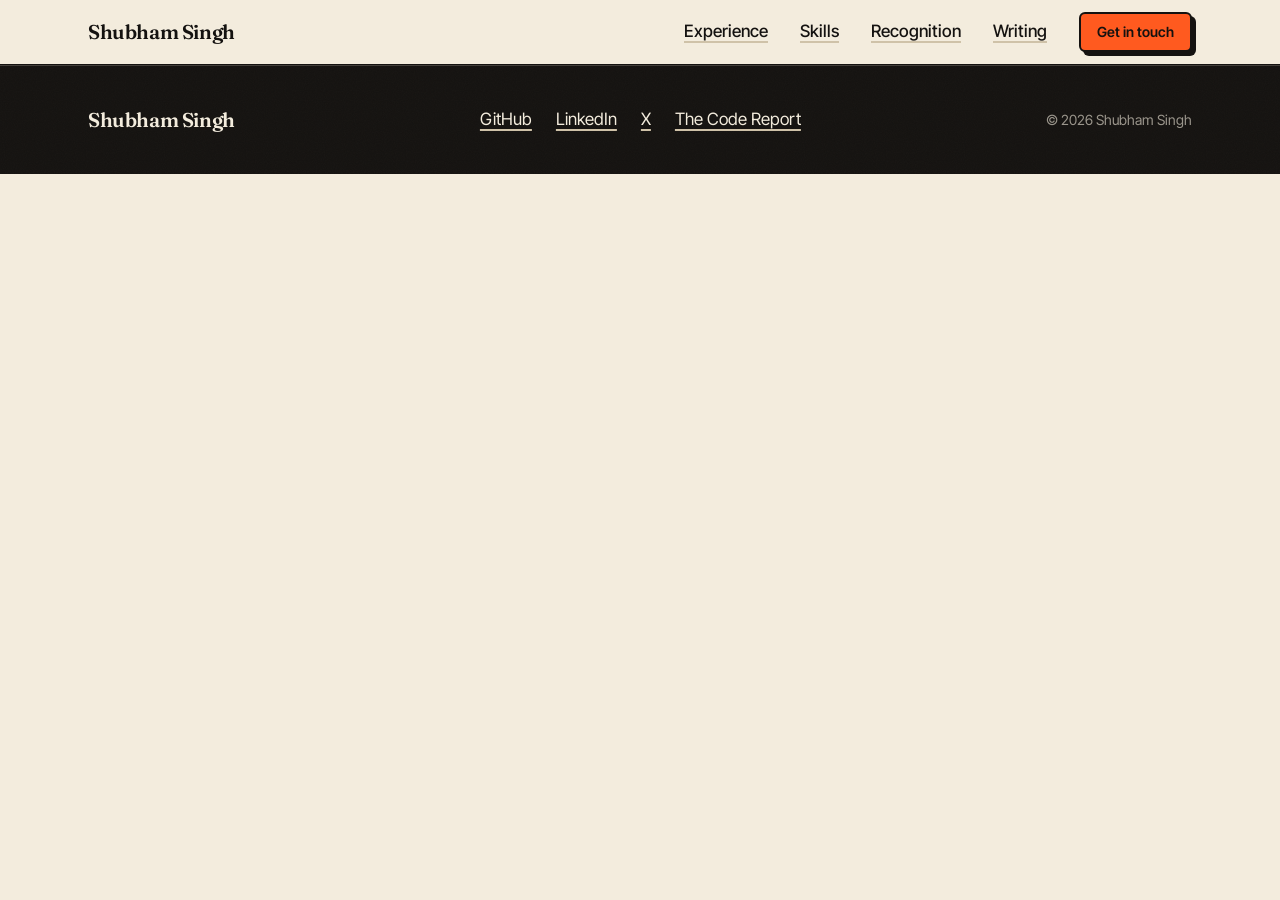
<file: blog/compose-performance-at-scale/index.html>
<!DOCTYPE html><html lang="en"><head>
    <meta charset="UTF-8">
    <meta name="google-site-verification" content="92iyzYbkq5d8PQfDdMaVQFcFW-f2w6BpH7g5cXswd_s">
    <link rel="icon" type="image/png" sizes="32x32" href="/favicon-32x32.png">
    <link rel="icon" type="image/png" sizes="16x16" href="/favicon-16x16.png">
    <link rel="apple-touch-icon" sizes="180x180" href="/apple-touch-icon.png">
    <link rel="manifest" href="/site.webmanifest">
    <meta name="viewport" content="width=device-width, initial-scale=1.0">
    <title>Jetpack Compose Performance: Lessons From Serving 500M+ Users — Shubham Singh</title><title>Shubham Singh — SDE (Android) @ PhonePe | Android Developer &amp; Tech Blogger</title><title>Shubham Singh — SDE (Android) @ PhonePe | Android Developer &amp; Tech Blogger</title>
    <meta name="description" content="Portfolio of Shubham Singh — SDE at PhonePe, ex-Glance (InMobi). Android Developer, Kotlin Enthusiast, Tech Blogger. Author of The Code Report newsletter with 4,300+ subscribers.">
    <meta name="author" content="Shubham Singh">
    <meta name="robots" content="index, follow">
    <link rel="sitemap" type="application/xml" title="Sitemap" href="/sitemap.xml">
    <meta name="theme-color" content="#F3ECDD">
    <meta name="keywords" content="Shubham Singh, Android Developer, PhonePe, Kotlin, Jetpack Compose, SDE, Software Engineer, Tech Blogger, The Code Report, Mobile Development">
    <link rel="canonical" href="https://shubham-0707.github.io/">

    <!-- Open Graph (for social sharing) -->
    <meta property="og:type" content="website">
    <meta property="og:title" content="Shubham Singh — SDE (Android) @ PhonePe">
    <meta property="og:description" content="Portfolio of Shubham Singh — SDE at PhonePe, ex-Glance (InMobi). Android Developer, Kotlin Enthusiast, Tech Blogger.">
    <meta property="og:url" content="https://shubham-0707.github.io/">
    <meta property="og:image" content="https://shubham-0707.github.io/favicon-512.png">
    <meta property="og:site_name" content="Shubham Singh">
    <meta property="og:locale" content="en_US">

    <!-- Twitter Card -->
    <meta name="twitter:card" content="summary_large_image">
    <meta name="twitter:site" content="@shubham0707_11">
    <meta name="twitter:creator" content="@shubham0707_11">
    <meta name="twitter:title" content="Shubham Singh — SDE (Android) @ PhonePe">
    <meta name="twitter:description" content="Portfolio of Shubham Singh — SDE at PhonePe, ex-Glance (InMobi). Android Developer, Kotlin Enthusiast, Tech Blogger.">
    <meta name="twitter:image" content="https://shubham-0707.github.io/favicon-512.png">

    <!-- Fonts -->
    <link rel="preload" as="image" href="/img/profile-pic.png">
    <link rel="preconnect" href="https://fonts.googleapis.com">
    <link rel="preconnect" href="https://fonts.gstatic.com" crossorigin="">
    <link href="https://fonts.googleapis.com/css2?family=Fraunces:opsz,wght@9..144,500;9..144,600&amp;family=Inter+Tight:wght@400;500;600;700&amp;display=swap" rel="stylesheet">

    <!-- Structured Data -->
    <script type="application/ld+json">
    {
      "@context": "https://schema.org",
      "@type": "Person",
      "name": "Shubham Singh",
      "url": "https://shubham-0707.github.io",
      "image": "https://shubham-0707.github.io/favicon-512.png",
      "jobTitle": "Software Development Engineer (Android)",
      "worksFor": { "@type": "Organization", "name": "PhonePe" },
      "alumniOf": { "@type": "CollegeOrUniversity", "name": "Dr. A.P.J. Abdul Kalam Technical University" },
      "knowsAbout": ["Android Development", "Kotlin", "Jetpack Compose", "Java", "Mobile Engineering"],
      "sameAs": [
        "https://github.com/shubham-0707",
        "https://www.linkedin.com/in/shubham-0707",
        "https://x.com/shubham0707_11",
        "https://topmate.io/shubham0707"
      ]
    }
    </script>
    <script type="module" crossorigin="" src="/assets/index-C0O1kMk6.js"></script>
    <link rel="stylesheet" crossorigin="" href="/assets/index-CjgsGjg7.css">
  <meta name="description" content="Portfolio of Shubham Singh — SDE at PhonePe, ex-Glance (InMobi). Android Developer, Kotlin Enthusiast, Tech Blogger. Author of The Code Report newsletter with 4,300+ subscribers."><meta property="og:type" content="website"><meta property="og:title" content="Shubham Singh — SDE (Android) @ PhonePe | Android Developer &amp; Tech Blogger"><meta property="og:description" content="Portfolio of Shubham Singh — SDE at PhonePe, ex-Glance (InMobi). Android Developer, Kotlin Enthusiast, Tech Blogger. Author of The Code Report newsletter with 4,300+ subscribers."><meta property="og:url" content="https://shubham-0707.github.io/"><meta property="og:image" content="https://shubham-0707.github.io/favicon-512.png"><meta property="og:site_name" content="Shubham Singh"><meta property="og:locale" content="en_US"><meta name="twitter:card" content="summary_large_image"><meta name="twitter:site" content="@shubham0707_11"><meta name="twitter:creator" content="@shubham0707_11"><meta name="twitter:title" content="Shubham Singh — SDE (Android) @ PhonePe | Android Developer &amp; Tech Blogger"><meta name="twitter:description" content="Portfolio of Shubham Singh — SDE at PhonePe, ex-Glance (InMobi). Android Developer, Kotlin Enthusiast, Tech Blogger. Author of The Code Report newsletter with 4,300+ subscribers."><meta name="twitter:image" content="https://shubham-0707.github.io/favicon-512.png"><meta name="author" content="Shubham Singh"><meta name="robots" content="index, follow"><meta name="theme-color" content="#0f766e"><link rel="canonical" href="https://shubham-0707.github.io/"><meta name="description" content="Compose is magical until it isn't. At PhonePe scale, every unnecessary recomposition costs real money. Here's how I profiled, debugged, and fixed jank in production Compose screens."><meta property="og:type" content="article"><meta property="og:title" content="Jetpack Compose Performance: Lessons From Serving 500M+ Users — Shubham Singh"><meta property="og:description" content="Compose is magical until it isn't. At PhonePe scale, every unnecessary recomposition costs real money. Here's how I profiled, debugged, and fixed jank in production Compose screens."><meta property="og:url" content="https://shubham-0707.github.io/blog/compose-performance-at-scale"><meta property="og:image" content="https://shubham-0707.github.io/favicon-512.png"><meta property="og:site_name" content="Shubham Singh"><meta property="og:locale" content="en_US"><meta name="twitter:card" content="summary_large_image"><meta name="twitter:site" content="@shubham0707_11"><meta name="twitter:creator" content="@shubham0707_11"><meta name="twitter:title" content="Jetpack Compose Performance: Lessons From Serving 500M+ Users — Shubham Singh"><meta name="twitter:description" content="Compose is magical until it isn't. At PhonePe scale, every unnecessary recomposition costs real money. Here's how I profiled, debugged, and fixed jank in production Compose screens."><meta name="twitter:image" content="https://shubham-0707.github.io/favicon-512.png"><meta property="article:published_time" content="2026-04-12"><meta property="article:tag" content="android"><meta property="article:tag" content="compose"><meta property="article:tag" content="performance"><meta property="article:author" content="Shubham Singh"><meta name="author" content="Shubham Singh"><meta name="robots" content="index, follow"><meta name="theme-color" content="#0f766e"><link rel="canonical" href="https://shubham-0707.github.io/blog/compose-performance-at-scale"></head>
  <body>
    <!-- SPA redirect handler for GitHub Pages -->
    <script>
      (function(){
        var redirect = sessionStorage.redirect;
        delete sessionStorage.redirect;
        if (redirect && redirect !== location.href) {
          history.replaceState(null, null, redirect);
        }
      })();
      // Handle 404.html redirect query
      (function(){
        var l = window.location;
        if (l.search[1] === '/') {
          var decoded = l.search.slice(1).split('&').map(function(s){return s.replace(/~and~/g,'&')}).join('?');
          window.history.replaceState(null, null, l.pathname.slice(0, -1) + decoded + l.hash);
        }
      })();
    </script>
    <div id="root"><header class="sticky top-0 z-40 border-b-[1.5px] border-ink bg-paper"><nav class="mx-auto flex h-16 max-w-6xl items-center justify-between px-6" aria-label="Main"><a class="font-display text-xl font-semibold whitespace-nowrap" href="/" data-discover="true">Shubham Singh</a><ul class="hidden items-center gap-6 md:flex lg:gap-8"><li><a href="/#journey" class="link-ink font-medium">Experience</a></li><li><a href="/#skills" class="link-ink font-medium">Skills</a></li><li><a href="/#achievements" class="link-ink font-medium">Recognition</a></li><li><a href="/#blog" class="link-ink font-medium">Writing</a></li><li><a href="/#contact" class="btn-lift btn-signal min-h-10 whitespace-nowrap px-4 text-sm">Get in touch</a></li></ul><button type="button" class="btn-lift btn-paper min-h-10 px-3 md:hidden" aria-label="Open menu"><svg width="20" height="20" viewBox="0 0 24 24" fill="none" stroke="currentColor" stroke-width="2" aria-hidden="true"><path d="M3 6h18M3 12h18M3 18h18"></path></svg></button></nav></header><main class="mx-auto grid max-w-6xl gap-12 px-6 py-16 md:py-24 lg:grid-cols-[minmax(0,1fr)_16rem]"><script type="application/ld+json">{"@context":"https://schema.org","@type":"BlogPosting","headline":"Jetpack Compose Performance: Lessons From Serving 500M+ Users","description":"Compose is magical until it isn't. At PhonePe scale, every unnecessary recomposition costs real money. Here's how I profiled, debugged, and fixed jank in production Compose screens.","datePublished":"2026-04-12","author":{"@type":"Person","name":"Shubham Singh","url":"https://shubham-0707.github.io"},"publisher":{"@type":"Person","name":"Shubham Singh","url":"https://shubham-0707.github.io"},"mainEntityOfPage":{"@type":"WebPage","@id":"https://shubham-0707.github.io/blog/compose-performance-at-scale"},"keywords":"android, compose, performance","wordCount":582,"timeRequired":"12 min read"}</script><article class="min-w-0 max-w-3xl"><a class="link-ink text-ink-soft" href="/blog" data-discover="true">All posts</a><h1 class="mt-6 text-4xl leading-tight md:text-5xl">Jetpack Compose Performance: Lessons From Serving 500M+ Users</h1><p class="mt-5 text-ink-soft"><time datetime="2026-04-12">April 12, 2026</time>, 12 min read</p><ul class="mt-4 flex flex-wrap gap-2"><li><a class="rounded border border-rule bg-paper-deep px-2 py-0.5 text-sm hover:border-ink" href="/blog?tag=android" data-discover="true">android</a></li><li><a class="rounded border border-rule bg-paper-deep px-2 py-0.5 text-sm hover:border-ink" href="/blog?tag=compose" data-discover="true">compose</a></li><li><a class="rounded border border-rule bg-paper-deep px-2 py-0.5 text-sm hover:border-ink" href="/blog?tag=performance" data-discover="true">performance</a></li></ul><div class="prose-paper mt-10 border-t-[1.5px] border-ink pt-10"><h2><span id="when-smooth-becomes-janky">When Smooth Becomes Janky</span></h2>
<p>At PhonePe, we serve over 500 million users. When we started adopting Jetpack Compose for new screens, everything looked beautiful in development. But the moment we pushed to production and saw real device telemetry, the picture changed.</p>
<p>Frames were being dropped. Scroll jank appeared on mid-range devices. And our ANR rate ticked up by 0.3% — which at our scale means millions of bad experiences.</p>
<h2><span id="understanding-recomposition">Understanding Recomposition</span></h2>
<p>The first thing I learned: <strong>recomposition is not free</strong>. Compose's mental model of "just describe your UI and let the framework figure it out" works great — until you realize the framework is re-running your composable functions far more often than you think.</p>
<pre><code class="language-kotlin">// BAD: This creates a new lambda on every recomposition
<p>@Composable</p>
<p>fun UserCard(user: User) {</p>
<p>    Button(onClick = { viewModel.onUserClick(user.id) }) {</p>
<p>        Text(user.name)</p>
<p>    }</p>
<p>}</p>
<p>// GOOD: Stabilize the lambda</p>
<p>@Composable</p>
<p>fun UserCard(user: User, onUserClick: (String) -&gt; Unit) {</p>
<p>    Button(onClick = { onUserClick(user.id) }) {</p>
<p>        Text(user.name)</p>
<p>    }</p>
</code><p><code class="language-kotlin">}</code></p></pre><p></p>
<h2><span id="the-profiling-setup">The Profiling Setup</span></h2>
<p>Before fixing anything, we needed to measure. Here's our profiling toolkit:</p>
<ul><li><strong>Compose Compiler Reports</strong> — Generated with <code>-P plugin:androidx.compose.compiler.plugins.kotlin:reportsDestination=...</code>. These reports show which composables are skippable, restartable, and which parameters are stable.</li>
<li><strong>Layout Inspector</strong> — Android Studio's layout inspector shows recomposition counts in real-time. Any composable recomposing more than its parent is a red flag.</li>
<li><strong>Custom trace sections</strong> — We added <code>trace("SectionName")</code> blocks around critical composables to see them in Perfetto traces.</li>
<li><strong>Production metrics</strong> — Frame timing histograms, jank rate by screen, and recomposition counts shipped via analytics.</li>
</ul><h2><span id="the-top-5-performance-killers-we-found">The Top 5 Performance Killers We Found</span></h2>
<h3><span id="1-unstable-data-classes">1. Unstable Data Classes</span></h3>
<p>Compose determines whether to skip recomposition by checking parameter stability. If your data class contains a <code>List</code>, <code>Map</code>, or any mutable type, the entire composable becomes non-skippable.</p>
<p><strong>Fix</strong>: Use <code>@Immutable</code> annotation or <code>kotlinx.collections.immutable</code>.</p>
<h3><span id="2-unnecessary-state-reads">2. Unnecessary State Reads</span></h3>
<p>Reading state in a parent composable causes the entire subtree to recompose. We found screens where a scroll position state was being read at the top level, causing the entire screen to recompose on every frame.</p>
<p><strong>Fix</strong>: Push state reads as deep into the tree as possible. Use <code>derivedStateOf</code> for computed values.</p>
<h3><span id="3-heavy-composition-in-lazycolumn">3. Heavy Composition in LazyColumn</span></h3>
<p>Our transaction list had complex items with multiple nested composables. When scrolling fast, composition couldn't keep up.</p>
<p><strong>Fix</strong>: Pre-compute display strings outside of composition. Use <code>key()</code> properly. Extract heavy computations into <code>remember</code> blocks.</p>
<h3><span id="4-image-loading-in-composition">4. Image Loading in Composition</span></h3>
<p>We were triggering image loads inside <code>@Composable</code> functions, causing re-loads on recomposition.</p>
<p><strong>Fix</strong>: Use Coil's <code>AsyncImage</code> with proper caching. Preload images for lists.</p>
<h3><span id="5-animations-running-during-scroll">5. Animations Running During Scroll</span></h3>
<p>Multiple concurrent animations while scrolling crushed frame budgets on low-end devices.</p>
<p><strong>Fix</strong>: Disable or simplify animations when <code>LazyListState.isScrollInProgress</code> is true.</p>
<h2><span id="the-results">The Results</span></h2>
<p>After 6 weeks of optimization:</p>
<ul><li><strong>Jank rate dropped 73%</strong> on our main transaction screen</li>
<li><strong>P50 frame time</strong> went from 12ms to 7ms</li>
<li><strong>ANR rate</strong> returned to pre-Compose levels</li>
<li><strong>Recomposition count</strong> reduced by ~60% across all Compose screens</li>
</ul><h2><span id="key-takeaways">Key Takeaways</span></h2>
<ul><li><strong>Profile first, optimize second</strong> — Don't guess where the problem is. Compose compiler reports are your best friend.</li>
<li><strong>Stability is everything</strong> — Make all your UI model classes <code>@Immutable</code> or <code>@Stable</code>.</li>
<li><strong>Test on real devices</strong> — Pixel 7 doesn't jank. The ₹8,000 phone your users actually have does.</li>
<li><strong>Compose is still worth it</strong> — Despite these challenges, our development velocity increased 2x after adopting Compose. You just need to understand the performance model.</li></ul></div><div class="mt-12 flex flex-wrap items-center gap-4 border-t-[1.5px] border-ink pt-8"><span class="text-ink-soft">Share</span><a class="btn-lift btn-paper min-h-11 w-11 px-0" aria-label="Share on X" target="_blank" rel="noopener noreferrer" href="https://twitter.com/intent/tweet?text=Jetpack%20Compose%20Performance%3A%20Lessons%20From%20Serving%20500M%2B%20Users&amp;url=https%3A%2F%2Fshubham-0707.github.io%2Fblog%2Fcompose-performance-at-scale"><svg width="18" height="18" viewBox="0 0 24 24" fill="currentColor" aria-hidden="true"><path d="M18.244 2.25h3.308l-7.227 8.26 8.502 11.24H16.17l-5.214-6.817L4.99 21.75H1.68l7.73-8.835L1.254 2.25H8.08l4.713 6.231zm-1.161 17.52h1.833L7.084 4.126H5.117z"></path></svg></a><a class="btn-lift btn-paper min-h-11 w-11 px-0" aria-label="Share on LinkedIn" target="_blank" rel="noopener noreferrer" href="https://www.linkedin.com/sharing/share-offsite/?url=https%3A%2F%2Fshubham-0707.github.io%2Fblog%2Fcompose-performance-at-scale"><svg width="20" height="20" viewBox="0 0 24 24" fill="currentColor" aria-hidden="true"><path d="M20.447 20.452h-3.554v-5.569c0-1.328-.027-3.037-1.852-3.037-1.853 0-2.136 1.445-2.136 2.939v5.667H9.351V9h3.414v1.561h.046c.477-.9 1.637-1.85 3.37-1.85 3.601 0 4.267 2.37 4.267 5.455v6.286zM5.337 7.433c-1.144 0-2.063-.926-2.063-2.065 0-1.138.92-2.063 2.063-2.063 1.14 0 2.064.925 2.064 2.063 0 1.139-.925 2.065-2.064 2.065zm1.782 13.019H3.555V9h3.564v11.452zM22.225 0H1.771C.792 0 0 .774 0 1.729v20.542C0 23.227.792 24 1.771 24h20.451C23.2 24 24 23.227 24 22.271V1.729C24 .774 23.2 0 22.222 0h.003z"></path></svg></a><a href="https://www.linkedin.com/newsletters/the-code-report-7197864242228678656/" target="_blank" rel="noopener noreferrer" class="btn-lift btn-signal ml-auto whitespace-nowrap">Subscribe to The Code Report</a></div></article><nav aria-label="On this page" class="hidden lg:block"><div class="sticky top-24 border-l-[1.5px] border-ink pl-5"><p class="mb-3 font-semibold">On this page</p><ul class="space-y-2 text-sm"><li class=""><a href="#when-smooth-becomes-janky" class="text-ink-soft hover:text-ink">When Smooth Becomes Janky</a></li><li class=""><a href="#understanding-recomposition" class="text-ink-soft hover:text-ink">Understanding Recomposition</a></li><li class=""><a href="#the-profiling-setup" class="text-ink-soft hover:text-ink">The Profiling Setup</a></li><li class=""><a href="#the-top-5-performance-killers-we-found" class="text-ink-soft hover:text-ink">The Top 5 Performance Killers We Found</a></li><li class="pl-3"><a href="#1-unstable-data-classes" class="text-ink-soft hover:text-ink">1. Unstable Data Classes</a></li><li class="pl-3"><a href="#2-unnecessary-state-reads" class="text-ink-soft hover:text-ink">2. Unnecessary State Reads</a></li><li class="pl-3"><a href="#3-heavy-composition-in-lazycolumn" class="text-ink-soft hover:text-ink">3. Heavy Composition in LazyColumn</a></li><li class="pl-3"><a href="#4-image-loading-in-composition" class="text-ink-soft hover:text-ink">4. Image Loading in Composition</a></li><li class="pl-3"><a href="#5-animations-running-during-scroll" class="text-ink-soft hover:text-ink">5. Animations Running During Scroll</a></li><li class=""><a href="#the-results" class="text-ink-soft hover:text-ink">The Results</a></li><li class=""><a href="#key-takeaways" class="text-ink-soft hover:text-ink">Key Takeaways</a></li></ul></div></nav></main><footer class="ink-band border-t border-paper/20"><div class="mx-auto flex max-w-6xl flex-col gap-6 px-6 py-10 md:flex-row md:items-center md:justify-between"><p class="font-display text-xl">Shubham Singh</p><ul class="flex flex-wrap gap-6"><li><a class="link-ink" href="https://github.com/shubham-0707" target="_blank" rel="noopener noreferrer">GitHub</a></li><li><a class="link-ink" href="https://www.linkedin.com/in/shubham-0707" target="_blank" rel="noopener noreferrer">LinkedIn</a></li><li><a class="link-ink" href="https://x.com/shubham0707_11" target="_blank" rel="noopener noreferrer">X</a></li><li><a class="link-ink" href="https://www.linkedin.com/newsletters/the-code-report-7197864242228678656/" target="_blank" rel="noopener noreferrer">The Code Report</a></li></ul><p class="text-sm opacity-60">© 2026 Shubham Singh</p></div></footer></div>
  

</body></html>
</file>
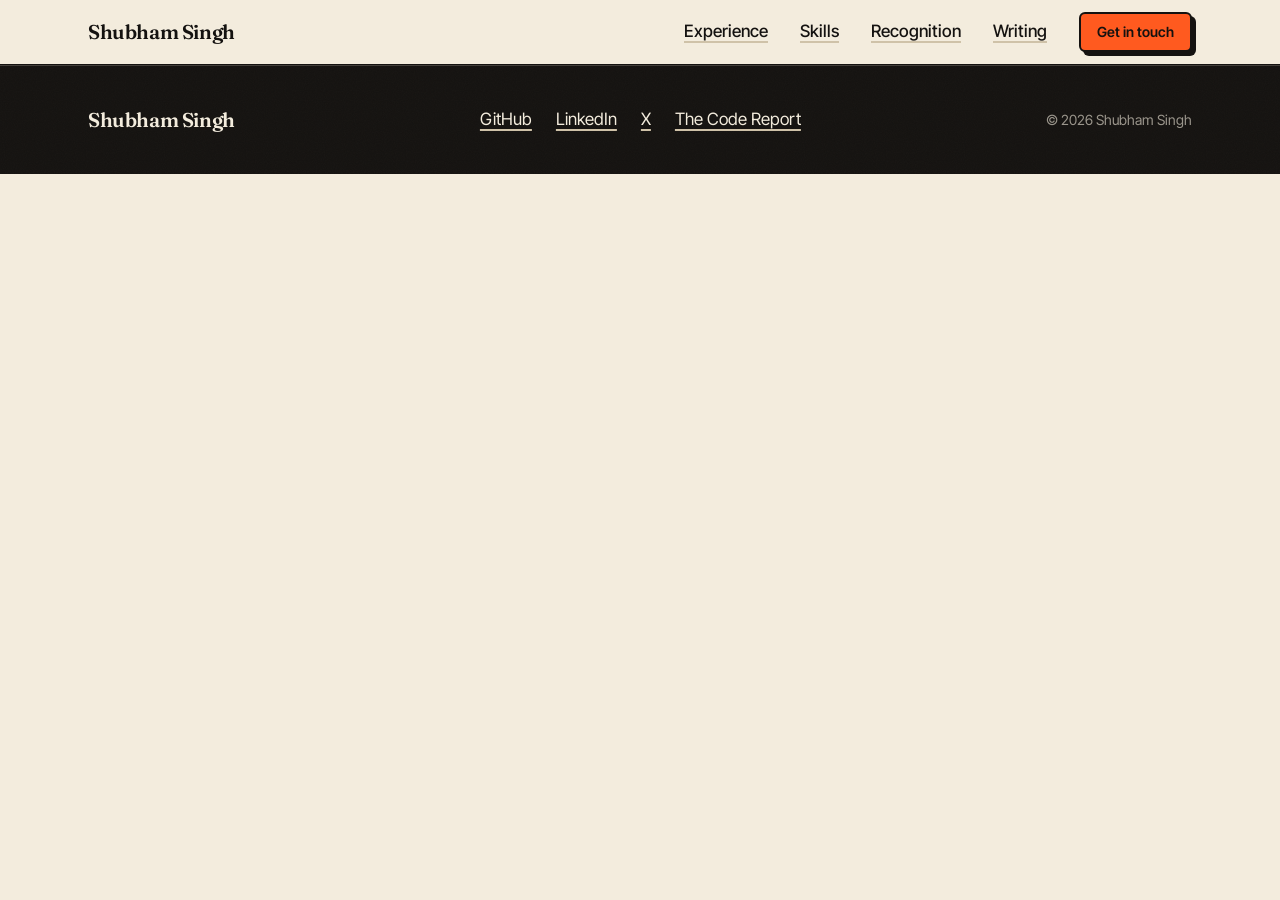
<file: blog/coroutines-vs-rxjava/index.html>
<!DOCTYPE html><html lang="en"><head>
    <meta charset="UTF-8">
    <meta name="google-site-verification" content="92iyzYbkq5d8PQfDdMaVQFcFW-f2w6BpH7g5cXswd_s">
    <link rel="icon" type="image/png" sizes="32x32" href="/favicon-32x32.png">
    <link rel="icon" type="image/png" sizes="16x16" href="/favicon-16x16.png">
    <link rel="apple-touch-icon" sizes="180x180" href="/apple-touch-icon.png">
    <link rel="manifest" href="/site.webmanifest">
    <meta name="viewport" content="width=device-width, initial-scale=1.0">
    <title>Kotlin Coroutines vs RxJava — A Practical Migration Guide — Shubham Singh</title><title>Shubham Singh — SDE (Android) @ PhonePe | Android Developer &amp; Tech Blogger</title><title>Shubham Singh — SDE (Android) @ PhonePe | Android Developer &amp; Tech Blogger</title>
    <meta name="description" content="Portfolio of Shubham Singh — SDE at PhonePe, ex-Glance (InMobi). Android Developer, Kotlin Enthusiast, Tech Blogger. Author of The Code Report newsletter with 4,300+ subscribers.">
    <meta name="author" content="Shubham Singh">
    <meta name="robots" content="index, follow">
    <link rel="sitemap" type="application/xml" title="Sitemap" href="/sitemap.xml">
    <meta name="theme-color" content="#F3ECDD">
    <meta name="keywords" content="Shubham Singh, Android Developer, PhonePe, Kotlin, Jetpack Compose, SDE, Software Engineer, Tech Blogger, The Code Report, Mobile Development">
    <link rel="canonical" href="https://shubham-0707.github.io/">

    <!-- Open Graph (for social sharing) -->
    <meta property="og:type" content="website">
    <meta property="og:title" content="Shubham Singh — SDE (Android) @ PhonePe">
    <meta property="og:description" content="Portfolio of Shubham Singh — SDE at PhonePe, ex-Glance (InMobi). Android Developer, Kotlin Enthusiast, Tech Blogger.">
    <meta property="og:url" content="https://shubham-0707.github.io/">
    <meta property="og:image" content="https://shubham-0707.github.io/favicon-512.png">
    <meta property="og:site_name" content="Shubham Singh">
    <meta property="og:locale" content="en_US">

    <!-- Twitter Card -->
    <meta name="twitter:card" content="summary_large_image">
    <meta name="twitter:site" content="@shubham0707_11">
    <meta name="twitter:creator" content="@shubham0707_11">
    <meta name="twitter:title" content="Shubham Singh — SDE (Android) @ PhonePe">
    <meta name="twitter:description" content="Portfolio of Shubham Singh — SDE at PhonePe, ex-Glance (InMobi). Android Developer, Kotlin Enthusiast, Tech Blogger.">
    <meta name="twitter:image" content="https://shubham-0707.github.io/favicon-512.png">

    <!-- Fonts -->
    <link rel="preload" as="image" href="/img/profile-pic.png">
    <link rel="preconnect" href="https://fonts.googleapis.com">
    <link rel="preconnect" href="https://fonts.gstatic.com" crossorigin="">
    <link href="https://fonts.googleapis.com/css2?family=Fraunces:opsz,wght@9..144,500;9..144,600&amp;family=Inter+Tight:wght@400;500;600;700&amp;display=swap" rel="stylesheet">

    <!-- Structured Data -->
    <script type="application/ld+json">
    {
      "@context": "https://schema.org",
      "@type": "Person",
      "name": "Shubham Singh",
      "url": "https://shubham-0707.github.io",
      "image": "https://shubham-0707.github.io/favicon-512.png",
      "jobTitle": "Software Development Engineer (Android)",
      "worksFor": { "@type": "Organization", "name": "PhonePe" },
      "alumniOf": { "@type": "CollegeOrUniversity", "name": "Dr. A.P.J. Abdul Kalam Technical University" },
      "knowsAbout": ["Android Development", "Kotlin", "Jetpack Compose", "Java", "Mobile Engineering"],
      "sameAs": [
        "https://github.com/shubham-0707",
        "https://www.linkedin.com/in/shubham-0707",
        "https://x.com/shubham0707_11",
        "https://topmate.io/shubham0707"
      ]
    }
    </script>
    <script type="module" crossorigin="" src="/assets/index-C0O1kMk6.js"></script>
    <link rel="stylesheet" crossorigin="" href="/assets/index-CjgsGjg7.css">
  <meta name="description" content="Portfolio of Shubham Singh — SDE at PhonePe, ex-Glance (InMobi). Android Developer, Kotlin Enthusiast, Tech Blogger. Author of The Code Report newsletter with 4,300+ subscribers."><meta property="og:type" content="website"><meta property="og:title" content="Shubham Singh — SDE (Android) @ PhonePe | Android Developer &amp; Tech Blogger"><meta property="og:description" content="Portfolio of Shubham Singh — SDE at PhonePe, ex-Glance (InMobi). Android Developer, Kotlin Enthusiast, Tech Blogger. Author of The Code Report newsletter with 4,300+ subscribers."><meta property="og:url" content="https://shubham-0707.github.io/"><meta property="og:image" content="https://shubham-0707.github.io/favicon-512.png"><meta property="og:site_name" content="Shubham Singh"><meta property="og:locale" content="en_US"><meta name="twitter:card" content="summary_large_image"><meta name="twitter:site" content="@shubham0707_11"><meta name="twitter:creator" content="@shubham0707_11"><meta name="twitter:title" content="Shubham Singh — SDE (Android) @ PhonePe | Android Developer &amp; Tech Blogger"><meta name="twitter:description" content="Portfolio of Shubham Singh — SDE at PhonePe, ex-Glance (InMobi). Android Developer, Kotlin Enthusiast, Tech Blogger. Author of The Code Report newsletter with 4,300+ subscribers."><meta name="twitter:image" content="https://shubham-0707.github.io/favicon-512.png"><meta name="author" content="Shubham Singh"><meta name="robots" content="index, follow"><meta name="theme-color" content="#0f766e"><link rel="canonical" href="https://shubham-0707.github.io/"><meta name="description" content="We migrated 40+ RxJava streams to Kotlin Coroutines at Glance. Here's the complete playbook: patterns, gotchas, testing strategies, and performance benchmarks."><meta property="og:type" content="article"><meta property="og:title" content="Kotlin Coroutines vs RxJava — A Practical Migration Guide — Shubham Singh"><meta property="og:description" content="We migrated 40+ RxJava streams to Kotlin Coroutines at Glance. Here's the complete playbook: patterns, gotchas, testing strategies, and performance benchmarks."><meta property="og:url" content="https://shubham-0707.github.io/blog/coroutines-vs-rxjava"><meta property="og:image" content="https://shubham-0707.github.io/favicon-512.png"><meta property="og:site_name" content="Shubham Singh"><meta property="og:locale" content="en_US"><meta name="twitter:card" content="summary_large_image"><meta name="twitter:site" content="@shubham0707_11"><meta name="twitter:creator" content="@shubham0707_11"><meta name="twitter:title" content="Kotlin Coroutines vs RxJava — A Practical Migration Guide — Shubham Singh"><meta name="twitter:description" content="We migrated 40+ RxJava streams to Kotlin Coroutines at Glance. Here's the complete playbook: patterns, gotchas, testing strategies, and performance benchmarks."><meta name="twitter:image" content="https://shubham-0707.github.io/favicon-512.png"><meta property="article:published_time" content="2026-02-18"><meta property="article:tag" content="android"><meta property="article:tag" content="kotlin"><meta property="article:tag" content="architecture"><meta property="article:author" content="Shubham Singh"><meta name="author" content="Shubham Singh"><meta name="robots" content="index, follow"><meta name="theme-color" content="#0f766e"><link rel="canonical" href="https://shubham-0707.github.io/blog/coroutines-vs-rxjava"></head>
  <body>
    <!-- SPA redirect handler for GitHub Pages -->
    <script>
      (function(){
        var redirect = sessionStorage.redirect;
        delete sessionStorage.redirect;
        if (redirect && redirect !== location.href) {
          history.replaceState(null, null, redirect);
        }
      })();
      // Handle 404.html redirect query
      (function(){
        var l = window.location;
        if (l.search[1] === '/') {
          var decoded = l.search.slice(1).split('&').map(function(s){return s.replace(/~and~/g,'&')}).join('?');
          window.history.replaceState(null, null, l.pathname.slice(0, -1) + decoded + l.hash);
        }
      })();
    </script>
    <div id="root"><header class="sticky top-0 z-40 border-b-[1.5px] border-ink bg-paper"><nav class="mx-auto flex h-16 max-w-6xl items-center justify-between px-6" aria-label="Main"><a class="font-display text-xl font-semibold whitespace-nowrap" href="/" data-discover="true">Shubham Singh</a><ul class="hidden items-center gap-6 md:flex lg:gap-8"><li><a href="/#journey" class="link-ink font-medium">Experience</a></li><li><a href="/#skills" class="link-ink font-medium">Skills</a></li><li><a href="/#achievements" class="link-ink font-medium">Recognition</a></li><li><a href="/#blog" class="link-ink font-medium">Writing</a></li><li><a href="/#contact" class="btn-lift btn-signal min-h-10 whitespace-nowrap px-4 text-sm">Get in touch</a></li></ul><button type="button" class="btn-lift btn-paper min-h-10 px-3 md:hidden" aria-label="Open menu"><svg width="20" height="20" viewBox="0 0 24 24" fill="none" stroke="currentColor" stroke-width="2" aria-hidden="true"><path d="M3 6h18M3 12h18M3 18h18"></path></svg></button></nav></header><main class="mx-auto grid max-w-6xl gap-12 px-6 py-16 md:py-24 lg:grid-cols-[minmax(0,1fr)_16rem]"><script type="application/ld+json">{"@context":"https://schema.org","@type":"BlogPosting","headline":"Kotlin Coroutines vs RxJava — A Practical Migration Guide","description":"We migrated 40+ RxJava streams to Kotlin Coroutines at Glance. Here's the complete playbook: patterns, gotchas, testing strategies, and performance benchmarks.","datePublished":"2026-02-18","author":{"@type":"Person","name":"Shubham Singh","url":"https://shubham-0707.github.io"},"publisher":{"@type":"Person","name":"Shubham Singh","url":"https://shubham-0707.github.io"},"mainEntityOfPage":{"@type":"WebPage","@id":"https://shubham-0707.github.io/blog/coroutines-vs-rxjava"},"keywords":"android, kotlin, architecture","wordCount":529,"timeRequired":"11 min read"}</script><article class="min-w-0 max-w-3xl"><a class="link-ink text-ink-soft" href="/blog" data-discover="true">All posts</a><h1 class="mt-6 text-4xl leading-tight md:text-5xl">Kotlin Coroutines vs RxJava — A Practical Migration Guide</h1><p class="mt-5 text-ink-soft"><time datetime="2026-02-18">February 18, 2026</time>, 11 min read</p><ul class="mt-4 flex flex-wrap gap-2"><li><a class="rounded border border-rule bg-paper-deep px-2 py-0.5 text-sm hover:border-ink" href="/blog?tag=android" data-discover="true">android</a></li><li><a class="rounded border border-rule bg-paper-deep px-2 py-0.5 text-sm hover:border-ink" href="/blog?tag=kotlin" data-discover="true">kotlin</a></li><li><a class="rounded border border-rule bg-paper-deep px-2 py-0.5 text-sm hover:border-ink" href="/blog?tag=architecture" data-discover="true">architecture</a></li></ul><div class="prose-paper mt-10 border-t-[1.5px] border-ink pt-10"><h2><span id="why-migrate">Why Migrate?</span></h2>
<p>RxJava served the Android community well for years. But with Kotlin becoming the default language for Android, coroutines offer a more idiomatic approach to asynchronous programming.</p>
<p>At Glance, our SDK had 40+ RxJava streams handling everything from content fetching to analytics batching. Here's why we decided to migrate:</p>
<ul><li><strong>Learning curve</strong>: New Kotlin developers struggled with RxJava's operator zoo (flatMap vs switchMap vs concatMap, anyone?)</li>
<li><strong>Stack traces</strong>: RxJava stack traces are notoriously unhelpful. Coroutines give you readable stack traces.</li>
<li><strong>Library size</strong>: RxJava + RxAndroid + RxKotlin added ~2.5MB to our SDK. Coroutines are built into the Kotlin stdlib.</li>
<li><strong>First-party support</strong>: Google's Jetpack libraries are coroutines-first. Fighting against the ecosystem is a losing battle.</li>
</ul><h2><span id="the-migration-patterns">The Migration Patterns</span></h2>
<h3><span id="observable-flow">Observable → Flow</span></h3>
<pre><code class="language-kotlin">// Before (RxJava)
<p>fun getUpdates(): Observable&lt;Update&gt; = </p>
<p>    Observable.interval(5, TimeUnit.SECONDS)</p>
<p>        .flatMap { api.fetchUpdates().toObservable() }</p>
<p>// After (Coroutines)</p>
<p>fun getUpdates(): Flow&lt;Update&gt; = flow {</p>
<p>    while (true) {</p>
<p>        emit(api.fetchUpdates())</p>
<p>        delay(5.seconds)</p>
<p>    }</p>
</code><p><code class="language-kotlin">}</code></p></pre><p></p>
<h3><span id="single-suspend-function">Single → suspend function</span></h3>
<pre><code class="language-kotlin">// Before
<p>fun getUser(id: String): Single&lt;User&gt; = </p>
<p>    api.getUser(id).subscribeOn(Schedulers.io())</p>
<p>// After</p>
<p>suspend fun getUser(id: String): User = </p>
</code><p><code class="language-kotlin">    withContext(Dispatchers.IO) { api.getUser(id) }</code></p></pre><p></p>
<h3><span id="compositedisposable-coroutinescope">CompositeDisposable → CoroutineScope</span></h3>
<pre><code class="language-kotlin">// Before
<p>class MyViewModel : ViewModel() {</p>
<p>    private val disposables = CompositeDisposable()</p>
<p>    fun load() {</p>
<p>        disposables.add(repo.getData().subscribe { /<em> ... </em>/ })</p>
<p>    }</p>
<p>    override fun onCleared() = disposables.clear()</p>
<p>}</p>
<p>// After</p>
<p>class MyViewModel : ViewModel() {</p>
<p>    fun load() {</p>
<p>        viewModelScope.launch { </p>
<p>            val data = repo.getData()</p>
<p>            // ...</p>
<p>        }</p>
<p>    }</p>
<p>    // Automatic cancellation!</p>
</code><p><code class="language-kotlin">}</code></p></pre><p></p>
<h2><span id="the-gotchas">The Gotchas</span></h2>
<h3><span id="1-cold-vs-hot-streams">1. Cold vs Hot Streams</span></h3>
<p>RxJava's <code>Subject</code> → Coroutines' <code>SharedFlow</code> or <code>StateFlow</code>. But the semantics are different:</p>
<ul><li><code>BehaviorSubject</code> ≈ <code>MutableStateFlow</code> (but StateFlow requires an initial value)</li>
<li><code>PublishSubject</code> ≈ <code>MutableSharedFlow(replay = 0)</code></li>
<li><code>ReplaySubject</code> ≈ <code>MutableSharedFlow(replay = n)</code></li>
</ul><h3><span id="2-error-handling">2. Error Handling</span></h3>
<p>RxJava has <code>onError</code> handlers on every stream. Coroutines use structured concurrency — an unhandled exception cancels the parent scope. We had to add <code>CoroutineExceptionHandler</code> to critical scopes.</p>
<h3><span id="3-backpressure">3. Backpressure</span></h3>
<p>RxJava has explicit backpressure strategies (<code>Flowable</code>). Flow doesn't — it's inherently sequential. For our high-throughput analytics pipeline, we used <code>buffer()</code> and <code>conflate()</code> operators.</p>
<h2><span id="testing">Testing</span></h2>
<p>Coroutines testing is actually simpler:</p>
<pre><code class="language-kotlin">@Test
<p>fun <code>test data loading</code>() = runTest {</p>
<p>    val viewModel = MyViewModel(fakeRepo)</p>
<p>    viewModel.load()</p>
<p>    advanceUntilIdle()</p>
<p>    assertEquals(expectedData, viewModel.state.value)</p>
</code><p><code class="language-kotlin">}</code></p></pre><p></p>
<p>Compare that to the RxJava testing boilerplate with <code>TestObserver</code>, <code>TestScheduler</code>, and <code>RxJavaPlugins.setIoSchedulerHandler</code>.</p>
<h2><span id="performance-benchmarks">Performance Benchmarks</span></h2>
<p>We benchmarked equivalent operations:</p>
<table class="blog-table"><tbody><tr><td>Operation</td><td>RxJava</td><td>Coroutines</td><td>Winner</td></tr>
<tr><td>Simple async call</td><td>2.1ms</td><td>1.4ms</td><td>Coroutines</td></tr>
<tr><td>Stream of 1000 items</td><td>8.3ms</td><td>5.7ms</td><td>Coroutines</td></tr>
<tr><td>Combining 5 streams</td><td>4.2ms</td><td>3.1ms</td><td>Coroutines</td></tr>
<tr><td>Memory per stream</td><td>~2KB</td><td>~0.5KB</td><td>Coroutines</td></tr>
</tbody></table><h2><span id="the-result">The Result</span></h2>
<p>After 2 months of migration:</p>
<ul><li><strong>SDK size</strong> reduced by 1.8MB</li>
<li><strong>Stack trace readability</strong> improved dramatically — debugging went from hours to minutes</li>
<li><strong>New developer onboarding</strong> on async code dropped from 2 weeks to 3 days</li>
<li><strong>Test code</strong> reduced by ~45%</li>
</ul><h2><span id="should-you-migrate">Should You Migrate?</span></h2>
<p>If you're starting a new project: <strong>use coroutines</strong>. No question.</p>
<p>If you have an existing RxJava codebase: <strong>migrate incrementally</strong>. There's no need to do it all at once. Both can coexist using <code>kotlinx-coroutines-rx3</code> bridge library.</p></div><div class="mt-12 flex flex-wrap items-center gap-4 border-t-[1.5px] border-ink pt-8"><span class="text-ink-soft">Share</span><a class="btn-lift btn-paper min-h-11 w-11 px-0" aria-label="Share on X" target="_blank" rel="noopener noreferrer" href="https://twitter.com/intent/tweet?text=Kotlin%20Coroutines%20vs%20RxJava%20%E2%80%94%20A%20Practical%20Migration%20Guide&amp;url=https%3A%2F%2Fshubham-0707.github.io%2Fblog%2Fcoroutines-vs-rxjava"><svg width="18" height="18" viewBox="0 0 24 24" fill="currentColor" aria-hidden="true"><path d="M18.244 2.25h3.308l-7.227 8.26 8.502 11.24H16.17l-5.214-6.817L4.99 21.75H1.68l7.73-8.835L1.254 2.25H8.08l4.713 6.231zm-1.161 17.52h1.833L7.084 4.126H5.117z"></path></svg></a><a class="btn-lift btn-paper min-h-11 w-11 px-0" aria-label="Share on LinkedIn" target="_blank" rel="noopener noreferrer" href="https://www.linkedin.com/sharing/share-offsite/?url=https%3A%2F%2Fshubham-0707.github.io%2Fblog%2Fcoroutines-vs-rxjava"><svg width="20" height="20" viewBox="0 0 24 24" fill="currentColor" aria-hidden="true"><path d="M20.447 20.452h-3.554v-5.569c0-1.328-.027-3.037-1.852-3.037-1.853 0-2.136 1.445-2.136 2.939v5.667H9.351V9h3.414v1.561h.046c.477-.9 1.637-1.85 3.37-1.85 3.601 0 4.267 2.37 4.267 5.455v6.286zM5.337 7.433c-1.144 0-2.063-.926-2.063-2.065 0-1.138.92-2.063 2.063-2.063 1.14 0 2.064.925 2.064 2.063 0 1.139-.925 2.065-2.064 2.065zm1.782 13.019H3.555V9h3.564v11.452zM22.225 0H1.771C.792 0 0 .774 0 1.729v20.542C0 23.227.792 24 1.771 24h20.451C23.2 24 24 23.227 24 22.271V1.729C24 .774 23.2 0 22.222 0h.003z"></path></svg></a><a href="https://www.linkedin.com/newsletters/the-code-report-7197864242228678656/" target="_blank" rel="noopener noreferrer" class="btn-lift btn-signal ml-auto whitespace-nowrap">Subscribe to The Code Report</a></div></article><nav aria-label="On this page" class="hidden lg:block"><div class="sticky top-24 border-l-[1.5px] border-ink pl-5"><p class="mb-3 font-semibold">On this page</p><ul class="space-y-2 text-sm"><li class=""><a href="#why-migrate" class="text-ink-soft hover:text-ink">Why Migrate?</a></li><li class=""><a href="#the-migration-patterns" class="text-ink-soft hover:text-ink">The Migration Patterns</a></li><li class="pl-3"><a href="#observable-flow" class="text-ink-soft hover:text-ink">Observable → Flow</a></li><li class="pl-3"><a href="#single-suspend-function" class="text-ink-soft hover:text-ink">Single → suspend function</a></li><li class="pl-3"><a href="#compositedisposable-coroutinescope" class="text-ink-soft hover:text-ink">CompositeDisposable → CoroutineScope</a></li><li class=""><a href="#the-gotchas" class="text-ink-soft hover:text-ink">The Gotchas</a></li><li class="pl-3"><a href="#1-cold-vs-hot-streams" class="text-ink-soft hover:text-ink">1. Cold vs Hot Streams</a></li><li class="pl-3"><a href="#2-error-handling" class="text-ink-soft hover:text-ink">2. Error Handling</a></li><li class="pl-3"><a href="#3-backpressure" class="text-ink-soft hover:text-ink">3. Backpressure</a></li><li class=""><a href="#testing" class="text-ink-soft hover:text-ink">Testing</a></li><li class=""><a href="#performance-benchmarks" class="text-ink-soft hover:text-ink">Performance Benchmarks</a></li><li class=""><a href="#the-result" class="text-ink-soft hover:text-ink">The Result</a></li><li class=""><a href="#should-you-migrate" class="text-ink-soft hover:text-ink">Should You Migrate?</a></li></ul></div></nav></main><footer class="ink-band border-t border-paper/20"><div class="mx-auto flex max-w-6xl flex-col gap-6 px-6 py-10 md:flex-row md:items-center md:justify-between"><p class="font-display text-xl">Shubham Singh</p><ul class="flex flex-wrap gap-6"><li><a class="link-ink" href="https://github.com/shubham-0707" target="_blank" rel="noopener noreferrer">GitHub</a></li><li><a class="link-ink" href="https://www.linkedin.com/in/shubham-0707" target="_blank" rel="noopener noreferrer">LinkedIn</a></li><li><a class="link-ink" href="https://x.com/shubham0707_11" target="_blank" rel="noopener noreferrer">X</a></li><li><a class="link-ink" href="https://www.linkedin.com/newsletters/the-code-report-7197864242228678656/" target="_blank" rel="noopener noreferrer">The Code Report</a></li></ul><p class="text-sm opacity-60">© 2026 Shubham Singh</p></div></footer></div>
  

</body></html>
</file>
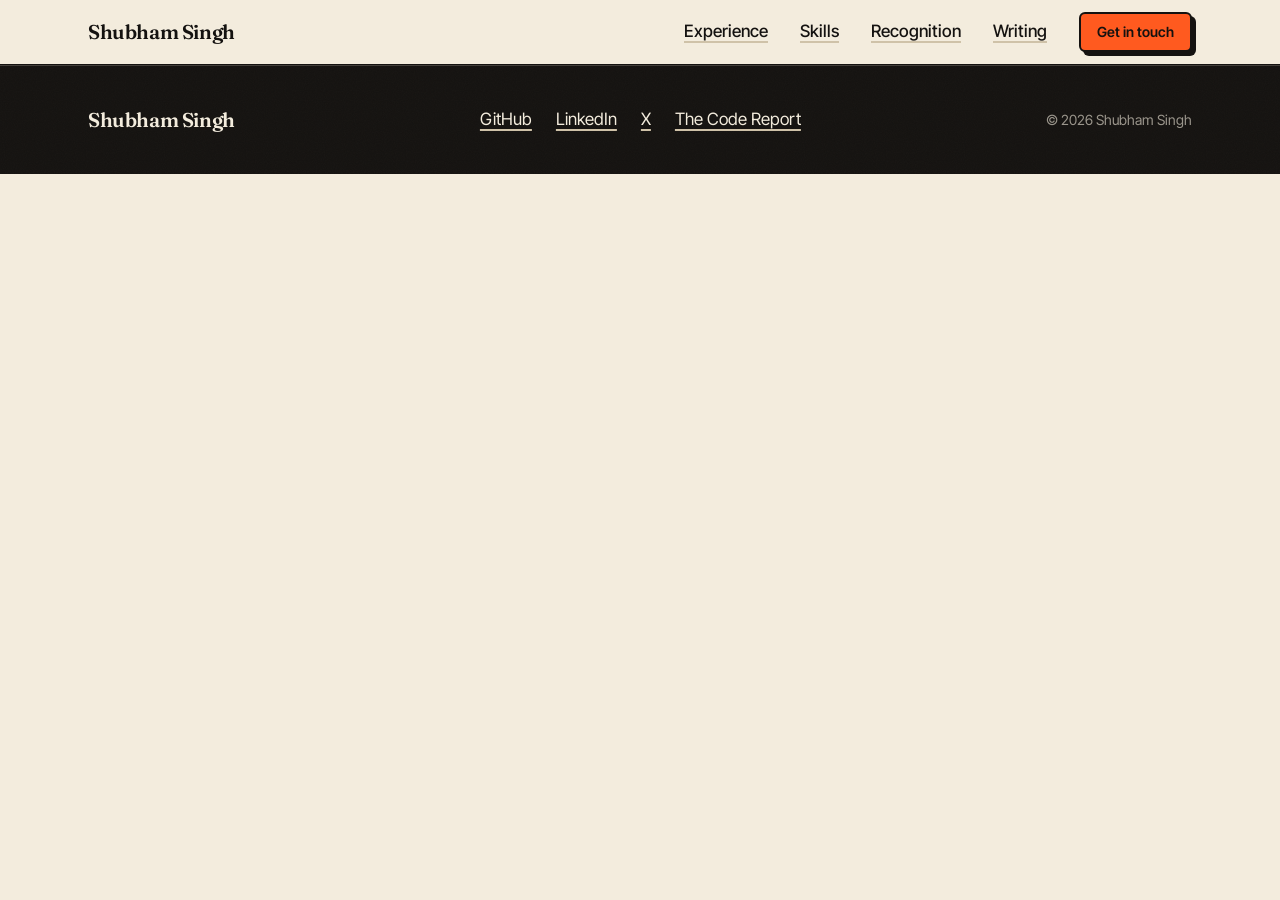
<file: blog/dagger-to-koin-migration/index.html>
<!DOCTYPE html><html lang="en"><head>
    <meta charset="UTF-8">
    <meta name="google-site-verification" content="92iyzYbkq5d8PQfDdMaVQFcFW-f2w6BpH7g5cXswd_s">
    <link rel="icon" type="image/png" sizes="32x32" href="/favicon-32x32.png">
    <link rel="icon" type="image/png" sizes="16x16" href="/favicon-16x16.png">
    <link rel="apple-touch-icon" sizes="180x180" href="/apple-touch-icon.png">
    <link rel="manifest" href="/site.webmanifest">
    <meta name="viewport" content="width=device-width, initial-scale=1.0">
    <title>Why I Mass-Migrated From Dagger to Koin — And Never Looked Back — Shubham Singh</title><title>Shubham Singh — SDE (Android) @ PhonePe | Android Developer &amp; Tech Blogger</title><title>Shubham Singh — SDE (Android) @ PhonePe | Android Developer &amp; Tech Blogger</title>
    <meta name="description" content="Portfolio of Shubham Singh — SDE at PhonePe, ex-Glance (InMobi). Android Developer, Kotlin Enthusiast, Tech Blogger. Author of The Code Report newsletter with 4,300+ subscribers.">
    <meta name="author" content="Shubham Singh">
    <meta name="robots" content="index, follow">
    <link rel="sitemap" type="application/xml" title="Sitemap" href="/sitemap.xml">
    <meta name="theme-color" content="#F3ECDD">
    <meta name="keywords" content="Shubham Singh, Android Developer, PhonePe, Kotlin, Jetpack Compose, SDE, Software Engineer, Tech Blogger, The Code Report, Mobile Development">
    <link rel="canonical" href="https://shubham-0707.github.io/">

    <!-- Open Graph (for social sharing) -->
    <meta property="og:type" content="website">
    <meta property="og:title" content="Shubham Singh — SDE (Android) @ PhonePe">
    <meta property="og:description" content="Portfolio of Shubham Singh — SDE at PhonePe, ex-Glance (InMobi). Android Developer, Kotlin Enthusiast, Tech Blogger.">
    <meta property="og:url" content="https://shubham-0707.github.io/">
    <meta property="og:image" content="https://shubham-0707.github.io/favicon-512.png">
    <meta property="og:site_name" content="Shubham Singh">
    <meta property="og:locale" content="en_US">

    <!-- Twitter Card -->
    <meta name="twitter:card" content="summary_large_image">
    <meta name="twitter:site" content="@shubham0707_11">
    <meta name="twitter:creator" content="@shubham0707_11">
    <meta name="twitter:title" content="Shubham Singh — SDE (Android) @ PhonePe">
    <meta name="twitter:description" content="Portfolio of Shubham Singh — SDE at PhonePe, ex-Glance (InMobi). Android Developer, Kotlin Enthusiast, Tech Blogger.">
    <meta name="twitter:image" content="https://shubham-0707.github.io/favicon-512.png">

    <!-- Fonts -->
    <link rel="preload" as="image" href="/img/profile-pic.png">
    <link rel="preconnect" href="https://fonts.googleapis.com">
    <link rel="preconnect" href="https://fonts.gstatic.com" crossorigin="">
    <link href="https://fonts.googleapis.com/css2?family=Fraunces:opsz,wght@9..144,500;9..144,600&amp;family=Inter+Tight:wght@400;500;600;700&amp;display=swap" rel="stylesheet">

    <!-- Structured Data -->
    <script type="application/ld+json">
    {
      "@context": "https://schema.org",
      "@type": "Person",
      "name": "Shubham Singh",
      "url": "https://shubham-0707.github.io",
      "image": "https://shubham-0707.github.io/favicon-512.png",
      "jobTitle": "Software Development Engineer (Android)",
      "worksFor": { "@type": "Organization", "name": "PhonePe" },
      "alumniOf": { "@type": "CollegeOrUniversity", "name": "Dr. A.P.J. Abdul Kalam Technical University" },
      "knowsAbout": ["Android Development", "Kotlin", "Jetpack Compose", "Java", "Mobile Engineering"],
      "sameAs": [
        "https://github.com/shubham-0707",
        "https://www.linkedin.com/in/shubham-0707",
        "https://x.com/shubham0707_11",
        "https://topmate.io/shubham0707"
      ]
    }
    </script>
    <script type="module" crossorigin="" src="/assets/index-C0O1kMk6.js"></script>
    <link rel="stylesheet" crossorigin="" href="/assets/index-CjgsGjg7.css">
  <meta name="description" content="Portfolio of Shubham Singh — SDE at PhonePe, ex-Glance (InMobi). Android Developer, Kotlin Enthusiast, Tech Blogger. Author of The Code Report newsletter with 4,300+ subscribers."><meta property="og:type" content="website"><meta property="og:title" content="Shubham Singh — SDE (Android) @ PhonePe | Android Developer &amp; Tech Blogger"><meta property="og:description" content="Portfolio of Shubham Singh — SDE at PhonePe, ex-Glance (InMobi). Android Developer, Kotlin Enthusiast, Tech Blogger. Author of The Code Report newsletter with 4,300+ subscribers."><meta property="og:url" content="https://shubham-0707.github.io/"><meta property="og:image" content="https://shubham-0707.github.io/favicon-512.png"><meta property="og:site_name" content="Shubham Singh"><meta property="og:locale" content="en_US"><meta name="twitter:card" content="summary_large_image"><meta name="twitter:site" content="@shubham0707_11"><meta name="twitter:creator" content="@shubham0707_11"><meta name="twitter:title" content="Shubham Singh — SDE (Android) @ PhonePe | Android Developer &amp; Tech Blogger"><meta name="twitter:description" content="Portfolio of Shubham Singh — SDE at PhonePe, ex-Glance (InMobi). Android Developer, Kotlin Enthusiast, Tech Blogger. Author of The Code Report newsletter with 4,300+ subscribers."><meta name="twitter:image" content="https://shubham-0707.github.io/favicon-512.png"><meta name="author" content="Shubham Singh"><meta name="robots" content="index, follow"><meta name="theme-color" content="#0f766e"><link rel="canonical" href="https://shubham-0707.github.io/"><meta name="description" content="After years of wrestling with Dagger's annotation processing, compile-time headaches, and cryptic error messages, I migrated an entire SDK to Koin. Here's why it was the best architectural decision I made at Glance."><meta property="og:type" content="article"><meta property="og:title" content="Why I Mass-Migrated From Dagger to Koin — And Never Looked Back — Shubham Singh"><meta property="og:description" content="After years of wrestling with Dagger's annotation processing, compile-time headaches, and cryptic error messages, I migrated an entire SDK to Koin. Here's why it was the best architectural decision I made at Glance."><meta property="og:url" content="https://shubham-0707.github.io/blog/dagger-to-koin-migration"><meta property="og:image" content="https://shubham-0707.github.io/favicon-512.png"><meta property="og:site_name" content="Shubham Singh"><meta property="og:locale" content="en_US"><meta name="twitter:card" content="summary_large_image"><meta name="twitter:site" content="@shubham0707_11"><meta name="twitter:creator" content="@shubham0707_11"><meta name="twitter:title" content="Why I Mass-Migrated From Dagger to Koin — And Never Looked Back — Shubham Singh"><meta name="twitter:description" content="After years of wrestling with Dagger's annotation processing, compile-time headaches, and cryptic error messages, I migrated an entire SDK to Koin. Here's why it was the best architectural decision I made at Glance."><meta name="twitter:image" content="https://shubham-0707.github.io/favicon-512.png"><meta property="article:published_time" content="2026-04-20"><meta property="article:tag" content="android"><meta property="article:tag" content="kotlin"><meta property="article:tag" content="architecture"><meta property="article:author" content="Shubham Singh"><meta name="author" content="Shubham Singh"><meta name="robots" content="index, follow"><meta name="theme-color" content="#0f766e"><link rel="canonical" href="https://shubham-0707.github.io/blog/dagger-to-koin-migration"></head>
  <body>
    <!-- SPA redirect handler for GitHub Pages -->
    <script>
      (function(){
        var redirect = sessionStorage.redirect;
        delete sessionStorage.redirect;
        if (redirect && redirect !== location.href) {
          history.replaceState(null, null, redirect);
        }
      })();
      // Handle 404.html redirect query
      (function(){
        var l = window.location;
        if (l.search[1] === '/') {
          var decoded = l.search.slice(1).split('&').map(function(s){return s.replace(/~and~/g,'&')}).join('?');
          window.history.replaceState(null, null, l.pathname.slice(0, -1) + decoded + l.hash);
        }
      })();
    </script>
    <div id="root"><header class="sticky top-0 z-40 border-b-[1.5px] border-ink bg-paper"><nav class="mx-auto flex h-16 max-w-6xl items-center justify-between px-6" aria-label="Main"><a class="font-display text-xl font-semibold whitespace-nowrap" href="/" data-discover="true">Shubham Singh</a><ul class="hidden items-center gap-6 md:flex lg:gap-8"><li><a href="/#journey" class="link-ink font-medium">Experience</a></li><li><a href="/#skills" class="link-ink font-medium">Skills</a></li><li><a href="/#achievements" class="link-ink font-medium">Recognition</a></li><li><a href="/#blog" class="link-ink font-medium">Writing</a></li><li><a href="/#contact" class="btn-lift btn-signal min-h-10 whitespace-nowrap px-4 text-sm">Get in touch</a></li></ul><button type="button" class="btn-lift btn-paper min-h-10 px-3 md:hidden" aria-label="Open menu"><svg width="20" height="20" viewBox="0 0 24 24" fill="none" stroke="currentColor" stroke-width="2" aria-hidden="true"><path d="M3 6h18M3 12h18M3 18h18"></path></svg></button></nav></header><main class="mx-auto grid max-w-6xl gap-12 px-6 py-16 md:py-24 lg:grid-cols-[minmax(0,1fr)_16rem]"><script type="application/ld+json">{"@context":"https://schema.org","@type":"BlogPosting","headline":"Why I Mass-Migrated From Dagger to Koin — And Never Looked Back","description":"After years of wrestling with Dagger's annotation processing, compile-time headaches, and cryptic error messages, I migrated an entire SDK to Koin. Here's why it was the best architectural decision I made at Glance.","datePublished":"2026-04-20","author":{"@type":"Person","name":"Shubham Singh","url":"https://shubham-0707.github.io"},"publisher":{"@type":"Person","name":"Shubham Singh","url":"https://shubham-0707.github.io"},"mainEntityOfPage":{"@type":"WebPage","@id":"https://shubham-0707.github.io/blog/dagger-to-koin-migration"},"keywords":"android, kotlin, architecture","wordCount":603,"timeRequired":"8 min read"}</script><article class="min-w-0 max-w-3xl"><a class="link-ink text-ink-soft" href="/blog" data-discover="true">All posts</a><h1 class="mt-6 text-4xl leading-tight md:text-5xl">Why I Mass-Migrated From Dagger to Koin — And Never Looked Back</h1><p class="mt-5 text-ink-soft"><time datetime="2026-04-20">April 20, 2026</time>, 8 min read</p><ul class="mt-4 flex flex-wrap gap-2"><li><a class="rounded border border-rule bg-paper-deep px-2 py-0.5 text-sm hover:border-ink" href="/blog?tag=android" data-discover="true">android</a></li><li><a class="rounded border border-rule bg-paper-deep px-2 py-0.5 text-sm hover:border-ink" href="/blog?tag=kotlin" data-discover="true">kotlin</a></li><li><a class="rounded border border-rule bg-paper-deep px-2 py-0.5 text-sm hover:border-ink" href="/blog?tag=architecture" data-discover="true">architecture</a></li></ul><div class="prose-paper mt-10 border-t-[1.5px] border-ink pt-10"><h2><span id="the-breaking-point">The Breaking Point</span></h2>
<p>It was a Tuesday afternoon when our CI build failed for the 47th time that week due to a Dagger-related error. The error message? A cryptic wall of text pointing to an auto-generated class that no human should ever have to read.</p>
<p>I'd had enough.</p>
<h2><span id="why-dagger-became-a-problem">Why Dagger Became a Problem</span></h2>
<p>Don't get me wrong — Dagger is a powerful dependency injection framework. At compile time, it generates all the code needed to wire dependencies together. But with that power comes complexity:</p>
<ul><li><strong>Annotation processing hell</strong>: Every <code>@Module</code>, <code>@Component</code>, <code>@Provides</code>, and <code>@Inject</code> annotation adds to compile time. In our SDK with 200+ classes, builds were taking 4+ minutes just for Dagger code generation.</li>
<li><strong>Cryptic error messages</strong>: When something goes wrong (and it will), Dagger throws errors that require a PhD in annotation processing to understand. "Cannot be provided without an @Inject constructor or an @Provides-annotated method" — but WHERE?</li>
<li><strong>Steep learning curve</strong>: Every new developer joining the team spent their first week just understanding our Dagger graph. Subcomponents, scopes, qualifiers, multibindings — the cognitive overhead was enormous.</li>
<li><strong>Testing nightmares</strong>: Setting up test modules with Dagger required almost as much boilerplate as the production code itself.</li>
</ul><h2><span id="enter-koin">Enter Koin</span></h2>
<p>Koin takes a fundamentally different approach. Instead of compile-time code generation, it uses a lightweight DSL to define dependencies at runtime:</p>
<pre><code class="language-kotlin">val appModule = module {
<p>    single { NetworkClient() }</p>
<p>    single { UserRepository(get()) }</p>
<p>    factory { LoginViewModel(get()) }</p>
</code><p><code class="language-kotlin">}</code></p></pre><p></p>
<p>That's it. No annotations. No generated code. No component interfaces. Just clean, readable Kotlin.</p>
<h2><span id="the-migration-strategy">The Migration Strategy</span></h2>
<p>We couldn't migrate everything at once — the SDK had over 150 Dagger-managed dependencies. Here's how we did it in phases:</p>
<p><strong>Phase 1: Leaf modules first</strong> — We started with modules that had no Dagger dependencies of their own. Analytics, logging, and utility modules were migrated first.</p>
<p><strong>Phase 2: Bridge layer</strong> — We created a bridge that allowed Koin modules to consume Dagger-provided dependencies and vice versa. This was the trickiest part.</p>
<p><strong>Phase 3: Core migration</strong> — Once 60% of modules were on Koin, we migrated the core networking and data layers.</p>
<p><strong>Phase 4: Cleanup</strong> — Removed all Dagger dependencies, deleted generated code, and simplified the build.</p>
<h2><span id="the-results">The Results</span></h2>
<p>After completing the migration:</p>
<ul><li><strong>Build time dropped 40%</strong> — from 4.2 minutes to 2.5 minutes on average</li>
<li><strong>326+ PRs</strong> were submitted during the migration over 3 months</li>
<li><strong>Onboarding time</strong> for new devs dropped from ~1 week to ~2 days</li>
<li><strong>Test setup code</strong> reduced by approximately 60%</li>
<li><strong>Zero runtime DI crashes</strong> in 6 months post-migration</li>
</ul><h2><span id="lessons-learned">Lessons Learned</span></h2>
<ul><li><strong>Don't migrate all at once</strong> — The bridge pattern saved us. We could ship incrementally without breaking anything.</li>
<li><strong>Write migration tests</strong> — For every module migrated, we wrote integration tests to verify the dependency graph was correct.</li>
<li><strong>Koin isn't perfect</strong> — Runtime DI means errors show up at runtime, not compile time. We mitigated this with <code>checkModules()</code> in our test suite.</li>
<li><strong>Team buy-in matters</strong> — I spent two weeks building a proof of concept and presenting it to the team before starting the actual migration.</li>
</ul><h2><span id="would-i-do-it-again">Would I Do It Again?</span></h2>
<p>Absolutely. Koin isn't just simpler — it's more Kotlin-idiomatic. It leverages Kotlin's language features instead of fighting against Java's annotation processing system. For our use case (an SDK with clear module boundaries), it was the perfect fit.</p>
<p>If you're considering the same migration, start small, measure everything, and don't let anyone tell you that "Dagger is the only professional choice." The best tool is the one that lets your team ship faster.</p></div><div class="mt-12 flex flex-wrap items-center gap-4 border-t-[1.5px] border-ink pt-8"><span class="text-ink-soft">Share</span><a class="btn-lift btn-paper min-h-11 w-11 px-0" aria-label="Share on X" target="_blank" rel="noopener noreferrer" href="https://twitter.com/intent/tweet?text=Why%20I%20Mass-Migrated%20From%20Dagger%20to%20Koin%20%E2%80%94%20And%20Never%20Looked%20Back&amp;url=https%3A%2F%2Fshubham-0707.github.io%2Fblog%2Fdagger-to-koin-migration"><svg width="18" height="18" viewBox="0 0 24 24" fill="currentColor" aria-hidden="true"><path d="M18.244 2.25h3.308l-7.227 8.26 8.502 11.24H16.17l-5.214-6.817L4.99 21.75H1.68l7.73-8.835L1.254 2.25H8.08l4.713 6.231zm-1.161 17.52h1.833L7.084 4.126H5.117z"></path></svg></a><a class="btn-lift btn-paper min-h-11 w-11 px-0" aria-label="Share on LinkedIn" target="_blank" rel="noopener noreferrer" href="https://www.linkedin.com/sharing/share-offsite/?url=https%3A%2F%2Fshubham-0707.github.io%2Fblog%2Fdagger-to-koin-migration"><svg width="20" height="20" viewBox="0 0 24 24" fill="currentColor" aria-hidden="true"><path d="M20.447 20.452h-3.554v-5.569c0-1.328-.027-3.037-1.852-3.037-1.853 0-2.136 1.445-2.136 2.939v5.667H9.351V9h3.414v1.561h.046c.477-.9 1.637-1.85 3.37-1.85 3.601 0 4.267 2.37 4.267 5.455v6.286zM5.337 7.433c-1.144 0-2.063-.926-2.063-2.065 0-1.138.92-2.063 2.063-2.063 1.14 0 2.064.925 2.064 2.063 0 1.139-.925 2.065-2.064 2.065zm1.782 13.019H3.555V9h3.564v11.452zM22.225 0H1.771C.792 0 0 .774 0 1.729v20.542C0 23.227.792 24 1.771 24h20.451C23.2 24 24 23.227 24 22.271V1.729C24 .774 23.2 0 22.222 0h.003z"></path></svg></a><a href="https://www.linkedin.com/newsletters/the-code-report-7197864242228678656/" target="_blank" rel="noopener noreferrer" class="btn-lift btn-signal ml-auto whitespace-nowrap">Subscribe to The Code Report</a></div></article><nav aria-label="On this page" class="hidden lg:block"><div class="sticky top-24 border-l-[1.5px] border-ink pl-5"><p class="mb-3 font-semibold">On this page</p><ul class="space-y-2 text-sm"><li class=""><a href="#the-breaking-point" class="text-ink-soft hover:text-ink">The Breaking Point</a></li><li class=""><a href="#why-dagger-became-a-problem" class="text-ink-soft hover:text-ink">Why Dagger Became a Problem</a></li><li class=""><a href="#enter-koin" class="text-ink-soft hover:text-ink">Enter Koin</a></li><li class=""><a href="#the-migration-strategy" class="text-ink-soft hover:text-ink">The Migration Strategy</a></li><li class=""><a href="#the-results" class="text-ink-soft hover:text-ink">The Results</a></li><li class=""><a href="#lessons-learned" class="text-ink-soft hover:text-ink">Lessons Learned</a></li><li class=""><a href="#would-i-do-it-again" class="text-ink-soft hover:text-ink">Would I Do It Again?</a></li></ul></div></nav></main><footer class="ink-band border-t border-paper/20"><div class="mx-auto flex max-w-6xl flex-col gap-6 px-6 py-10 md:flex-row md:items-center md:justify-between"><p class="font-display text-xl">Shubham Singh</p><ul class="flex flex-wrap gap-6"><li><a class="link-ink" href="https://github.com/shubham-0707" target="_blank" rel="noopener noreferrer">GitHub</a></li><li><a class="link-ink" href="https://www.linkedin.com/in/shubham-0707" target="_blank" rel="noopener noreferrer">LinkedIn</a></li><li><a class="link-ink" href="https://x.com/shubham0707_11" target="_blank" rel="noopener noreferrer">X</a></li><li><a class="link-ink" href="https://www.linkedin.com/newsletters/the-code-report-7197864242228678656/" target="_blank" rel="noopener noreferrer">The Code Report</a></li></ul><p class="text-sm opacity-60">© 2026 Shubham Singh</p></div></footer></div>
  

</body></html>
</file>
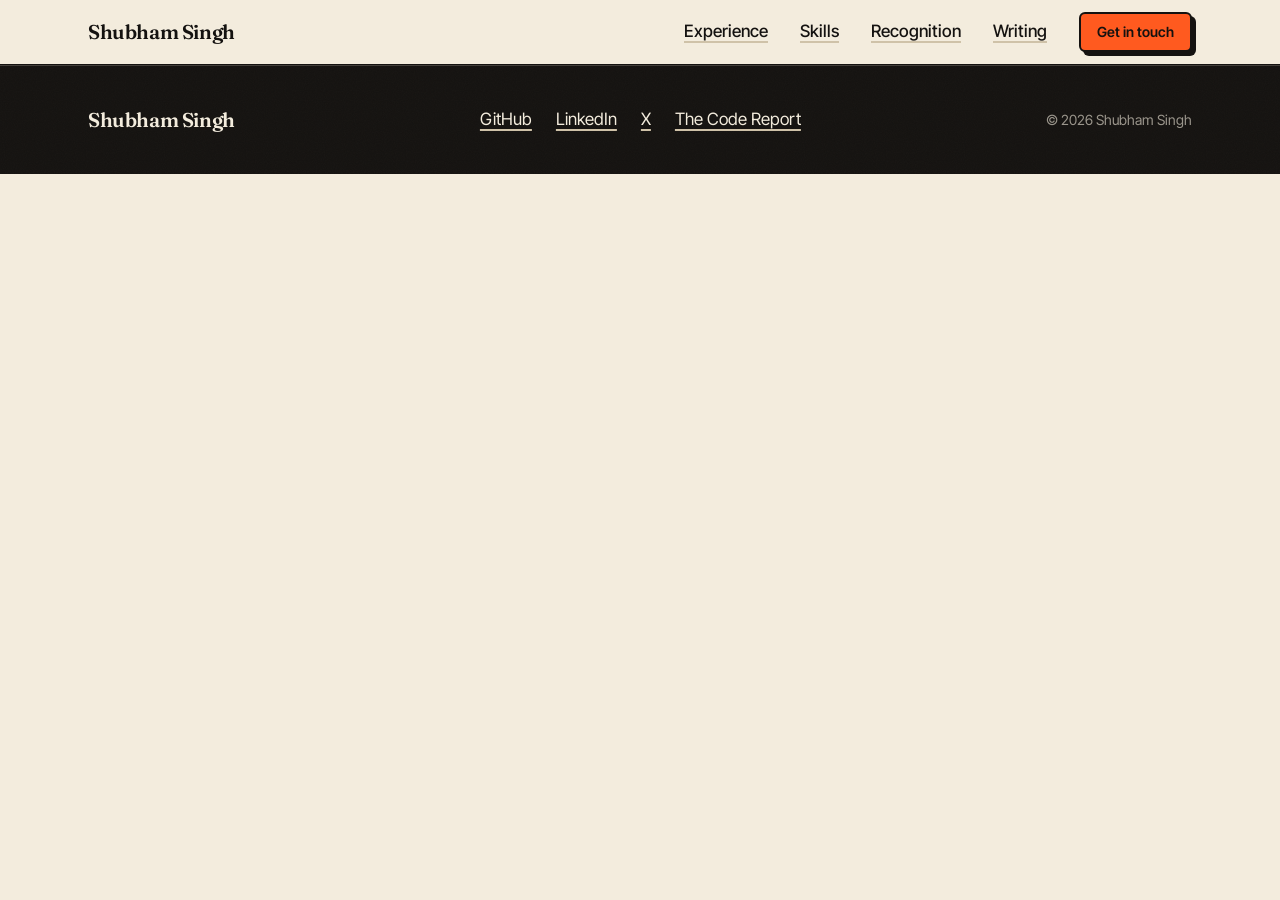
<file: blog/dsa-to-real-engineering/index.html>
<!DOCTYPE html><html lang="en"><head>
    <meta charset="UTF-8">
    <meta name="google-site-verification" content="92iyzYbkq5d8PQfDdMaVQFcFW-f2w6BpH7g5cXswd_s">
    <link rel="icon" type="image/png" sizes="32x32" href="/favicon-32x32.png">
    <link rel="icon" type="image/png" sizes="16x16" href="/favicon-16x16.png">
    <link rel="apple-touch-icon" sizes="180x180" href="/apple-touch-icon.png">
    <link rel="manifest" href="/site.webmanifest">
    <meta name="viewport" content="width=device-width, initial-scale=1.0">
    <title>From 600+ DSA Problems to Real Engineering — Does LeetCode Actually Help? — Shubham Singh</title><title>Shubham Singh — SDE (Android) @ PhonePe | Android Developer &amp; Tech Blogger</title><title>Shubham Singh — SDE (Android) @ PhonePe | Android Developer &amp; Tech Blogger</title>
    <meta name="description" content="Portfolio of Shubham Singh — SDE at PhonePe, ex-Glance (InMobi). Android Developer, Kotlin Enthusiast, Tech Blogger. Author of The Code Report newsletter with 4,300+ subscribers.">
    <meta name="author" content="Shubham Singh">
    <meta name="robots" content="index, follow">
    <link rel="sitemap" type="application/xml" title="Sitemap" href="/sitemap.xml">
    <meta name="theme-color" content="#F3ECDD">
    <meta name="keywords" content="Shubham Singh, Android Developer, PhonePe, Kotlin, Jetpack Compose, SDE, Software Engineer, Tech Blogger, The Code Report, Mobile Development">
    <link rel="canonical" href="https://shubham-0707.github.io/">

    <!-- Open Graph (for social sharing) -->
    <meta property="og:type" content="website">
    <meta property="og:title" content="Shubham Singh — SDE (Android) @ PhonePe">
    <meta property="og:description" content="Portfolio of Shubham Singh — SDE at PhonePe, ex-Glance (InMobi). Android Developer, Kotlin Enthusiast, Tech Blogger.">
    <meta property="og:url" content="https://shubham-0707.github.io/">
    <meta property="og:image" content="https://shubham-0707.github.io/favicon-512.png">
    <meta property="og:site_name" content="Shubham Singh">
    <meta property="og:locale" content="en_US">

    <!-- Twitter Card -->
    <meta name="twitter:card" content="summary_large_image">
    <meta name="twitter:site" content="@shubham0707_11">
    <meta name="twitter:creator" content="@shubham0707_11">
    <meta name="twitter:title" content="Shubham Singh — SDE (Android) @ PhonePe">
    <meta name="twitter:description" content="Portfolio of Shubham Singh — SDE at PhonePe, ex-Glance (InMobi). Android Developer, Kotlin Enthusiast, Tech Blogger.">
    <meta name="twitter:image" content="https://shubham-0707.github.io/favicon-512.png">

    <!-- Fonts -->
    <link rel="preload" as="image" href="/img/profile-pic.png">
    <link rel="preconnect" href="https://fonts.googleapis.com">
    <link rel="preconnect" href="https://fonts.gstatic.com" crossorigin="">
    <link href="https://fonts.googleapis.com/css2?family=Fraunces:opsz,wght@9..144,500;9..144,600&amp;family=Inter+Tight:wght@400;500;600;700&amp;display=swap" rel="stylesheet">

    <!-- Structured Data -->
    <script type="application/ld+json">
    {
      "@context": "https://schema.org",
      "@type": "Person",
      "name": "Shubham Singh",
      "url": "https://shubham-0707.github.io",
      "image": "https://shubham-0707.github.io/favicon-512.png",
      "jobTitle": "Software Development Engineer (Android)",
      "worksFor": { "@type": "Organization", "name": "PhonePe" },
      "alumniOf": { "@type": "CollegeOrUniversity", "name": "Dr. A.P.J. Abdul Kalam Technical University" },
      "knowsAbout": ["Android Development", "Kotlin", "Jetpack Compose", "Java", "Mobile Engineering"],
      "sameAs": [
        "https://github.com/shubham-0707",
        "https://www.linkedin.com/in/shubham-0707",
        "https://x.com/shubham0707_11",
        "https://topmate.io/shubham0707"
      ]
    }
    </script>
    <script type="module" crossorigin="" src="/assets/index-C0O1kMk6.js"></script>
    <link rel="stylesheet" crossorigin="" href="/assets/index-CjgsGjg7.css">
  <meta name="description" content="Portfolio of Shubham Singh — SDE at PhonePe, ex-Glance (InMobi). Android Developer, Kotlin Enthusiast, Tech Blogger. Author of The Code Report newsletter with 4,300+ subscribers."><meta property="og:type" content="website"><meta property="og:title" content="Shubham Singh — SDE (Android) @ PhonePe | Android Developer &amp; Tech Blogger"><meta property="og:description" content="Portfolio of Shubham Singh — SDE at PhonePe, ex-Glance (InMobi). Android Developer, Kotlin Enthusiast, Tech Blogger. Author of The Code Report newsletter with 4,300+ subscribers."><meta property="og:url" content="https://shubham-0707.github.io/"><meta property="og:image" content="https://shubham-0707.github.io/favicon-512.png"><meta property="og:site_name" content="Shubham Singh"><meta property="og:locale" content="en_US"><meta name="twitter:card" content="summary_large_image"><meta name="twitter:site" content="@shubham0707_11"><meta name="twitter:creator" content="@shubham0707_11"><meta name="twitter:title" content="Shubham Singh — SDE (Android) @ PhonePe | Android Developer &amp; Tech Blogger"><meta name="twitter:description" content="Portfolio of Shubham Singh — SDE at PhonePe, ex-Glance (InMobi). Android Developer, Kotlin Enthusiast, Tech Blogger. Author of The Code Report newsletter with 4,300+ subscribers."><meta name="twitter:image" content="https://shubham-0707.github.io/favicon-512.png"><meta name="author" content="Shubham Singh"><meta name="robots" content="index, follow"><meta name="theme-color" content="#0f766e"><link rel="canonical" href="https://shubham-0707.github.io/"><meta name="description" content="I've solved 600+ problems on LeetCode. Did it make me a better engineer? The answer is nuanced. Here's what grinding DSA actually taught me — and what it didn't."><meta property="og:type" content="article"><meta property="og:title" content="From 600+ DSA Problems to Real Engineering — Does LeetCode Actually Help? — Shubham Singh"><meta property="og:description" content="I've solved 600+ problems on LeetCode. Did it make me a better engineer? The answer is nuanced. Here's what grinding DSA actually taught me — and what it didn't."><meta property="og:url" content="https://shubham-0707.github.io/blog/dsa-to-real-engineering"><meta property="og:image" content="https://shubham-0707.github.io/favicon-512.png"><meta property="og:site_name" content="Shubham Singh"><meta property="og:locale" content="en_US"><meta name="twitter:card" content="summary_large_image"><meta name="twitter:site" content="@shubham0707_11"><meta name="twitter:creator" content="@shubham0707_11"><meta name="twitter:title" content="From 600+ DSA Problems to Real Engineering — Does LeetCode Actually Help? — Shubham Singh"><meta name="twitter:description" content="I've solved 600+ problems on LeetCode. Did it make me a better engineer? The answer is nuanced. Here's what grinding DSA actually taught me — and what it didn't."><meta name="twitter:image" content="https://shubham-0707.github.io/favicon-512.png"><meta property="article:published_time" content="2026-03-01"><meta property="article:tag" content="career"><meta property="article:tag" content="dsa"><meta property="article:tag" content="interviews"><meta property="article:author" content="Shubham Singh"><meta name="author" content="Shubham Singh"><meta name="robots" content="index, follow"><meta name="theme-color" content="#0f766e"><link rel="canonical" href="https://shubham-0707.github.io/blog/dsa-to-real-engineering"></head>
  <body>
    <!-- SPA redirect handler for GitHub Pages -->
    <script>
      (function(){
        var redirect = sessionStorage.redirect;
        delete sessionStorage.redirect;
        if (redirect && redirect !== location.href) {
          history.replaceState(null, null, redirect);
        }
      })();
      // Handle 404.html redirect query
      (function(){
        var l = window.location;
        if (l.search[1] === '/') {
          var decoded = l.search.slice(1).split('&').map(function(s){return s.replace(/~and~/g,'&')}).join('?');
          window.history.replaceState(null, null, l.pathname.slice(0, -1) + decoded + l.hash);
        }
      })();
    </script>
    <div id="root"><header class="sticky top-0 z-40 border-b-[1.5px] border-ink bg-paper"><nav class="mx-auto flex h-16 max-w-6xl items-center justify-between px-6" aria-label="Main"><a class="font-display text-xl font-semibold whitespace-nowrap" href="/" data-discover="true">Shubham Singh</a><ul class="hidden items-center gap-6 md:flex lg:gap-8"><li><a href="/#journey" class="link-ink font-medium">Experience</a></li><li><a href="/#skills" class="link-ink font-medium">Skills</a></li><li><a href="/#achievements" class="link-ink font-medium">Recognition</a></li><li><a href="/#blog" class="link-ink font-medium">Writing</a></li><li><a href="/#contact" class="btn-lift btn-signal min-h-10 whitespace-nowrap px-4 text-sm">Get in touch</a></li></ul><button type="button" class="btn-lift btn-paper min-h-10 px-3 md:hidden" aria-label="Open menu"><svg width="20" height="20" viewBox="0 0 24 24" fill="none" stroke="currentColor" stroke-width="2" aria-hidden="true"><path d="M3 6h18M3 12h18M3 18h18"></path></svg></button></nav></header><main class="mx-auto grid max-w-6xl gap-12 px-6 py-16 md:py-24 lg:grid-cols-[minmax(0,1fr)_16rem]"><script type="application/ld+json">{"@context":"https://schema.org","@type":"BlogPosting","headline":"From 600+ DSA Problems to Real Engineering — Does LeetCode Actually Help?","description":"I've solved 600+ problems on LeetCode. Did it make me a better engineer? The answer is nuanced. Here's what grinding DSA actually taught me — and what it didn't.","datePublished":"2026-03-01","author":{"@type":"Person","name":"Shubham Singh","url":"https://shubham-0707.github.io"},"publisher":{"@type":"Person","name":"Shubham Singh","url":"https://shubham-0707.github.io"},"mainEntityOfPage":{"@type":"WebPage","@id":"https://shubham-0707.github.io/blog/dsa-to-real-engineering"},"keywords":"career, dsa, interviews","wordCount":590,"timeRequired":"7 min read"}</script><article class="min-w-0 max-w-3xl"><a class="link-ink text-ink-soft" href="/blog" data-discover="true">All posts</a><h1 class="mt-6 text-4xl leading-tight md:text-5xl">From 600+ DSA Problems to Real Engineering — Does LeetCode Actually Help?</h1><p class="mt-5 text-ink-soft"><time datetime="2026-03-01">March 1, 2026</time>, 7 min read</p><ul class="mt-4 flex flex-wrap gap-2"><li><a class="rounded border border-rule bg-paper-deep px-2 py-0.5 text-sm hover:border-ink" href="/blog?tag=career" data-discover="true">career</a></li><li><a class="rounded border border-rule bg-paper-deep px-2 py-0.5 text-sm hover:border-ink" href="/blog?tag=dsa" data-discover="true">dsa</a></li><li><a class="rounded border border-rule bg-paper-deep px-2 py-0.5 text-sm hover:border-ink" href="/blog?tag=interviews" data-discover="true">interviews</a></li></ul><div class="prose-paper mt-10 border-t-[1.5px] border-ink pt-10"><h2><span id="the-grind">The Grind</span></h2>
<p>Over two years, I solved 600+ problems on LeetCode and other platforms. Not because I enjoyed it (some days I hated it), but because the tech hiring system demanded it.</p>
<p>But here's the question nobody asks: <strong>did it make me a better engineer?</strong></p>
<h2><span id="what-dsa-taught-me">What DSA Taught Me</span></h2>
<h3><span id="1-pattern-recognition">1. Pattern Recognition</span></h3>
<p>After solving hundreds of problems, you start seeing patterns everywhere — not just in coding interviews, but in real engineering challenges.</p>
<p>When I needed to find duplicate transactions in a stream of payment events at PhonePe, my mind immediately went to sliding window + hash set. That solution took 30 minutes to implement because I'd solved similar patterns dozens of times.</p>
<h3><span id="2-big-o-thinking">2. Big-O Thinking</span></h3>
<p>Before DSA grinding, I'd write code that worked and call it done. After, I instinctively think about time and space complexity. "This nested loop is O(n²) — can I do better with a hash map?" became second nature.</p>
<p>This saved us a production incident once. I reviewed a PR that used a nested loop to match user IDs — fine for 100 users in testing, catastrophic for 500,000 users in production.</p>
<h3><span id="3-edge-case-awareness">3. Edge Case Awareness</span></h3>
<p>LeetCode problems are specifically designed to have tricky edge cases — empty arrays, single elements, integer overflow, negative numbers. This trained me to think about edge cases in all code I write.</p>
<h3><span id="4-confidence-in-interviews">4. Confidence in Interviews</span></h3>
<p>Let's be honest — the primary practical benefit of DSA grinding is interview performance. I cleared interviews at PhonePe, Glance, and two other top companies. Without DSA prep, I wouldn't have gotten past the first round.</p>
<h2><span id="what-dsa-didn-t-teach-me">What DSA Didn't Teach Me</span></h2>
<h3><span id="1-system-design">1. System Design</span></h3>
<p>Knowing how to reverse a linked list doesn't help you design a notification system for 500M users. System design requires a completely different skill set — understanding trade-offs, distributed systems, databases, caching.</p>
<h3><span id="2-code-maintainability">2. Code Maintainability</span></h3>
<p>LeetCode rewards clever, compact solutions. Production code rewards readable, maintainable solutions. These are often opposing forces. I had to unlearn the habit of writing "clever" one-liners.</p>
<h3><span id="3-collaboration">3. Collaboration</span></h3>
<p>Coding alone on a problem is nothing like working with a team on a codebase that's been evolving for 5 years. Communication, code review, documentation — none of this comes from DSA.</p>
<h3><span id="4-domain-knowledge">4. Domain Knowledge</span></h3>
<p>No amount of tree traversal problems prepared me for understanding payment flows, fintech regulations, or user behavior patterns. Domain knowledge comes only from working in the domain.</p>
<h2><span id="my-honest-assessment">My Honest Assessment</span></h2>
<p>DSA grinding is <strong>necessary but not sufficient</strong> for a career in tech.</p>
<ul><li><strong>For interviews</strong>: Essential. The system is what it is. Prepare for it.</li>
<li><strong>For daily engineering</strong>: Moderately useful. The thinking patterns transfer, but 80% of my daily work uses concepts I never saw on LeetCode.</li>
<li><strong>For career growth</strong>: Barely relevant. Nobody gets promoted because they can solve hard graph problems. You get promoted for delivering impact.</li>
</ul><h2><span id="my-advice">My Advice</span></h2>
<ul><li><strong>Do enough DSA to clear interviews</strong> — For most people, 200-300 well-chosen problems is sufficient.</li>
<li><strong>Focus on patterns, not quantity</strong> — Understanding sliding window deeply is better than solving 50 random problems.</li>
<li><strong>Don't neglect real-world skills</strong> — System design, communication, and domain expertise matter more for your career than your LeetCode streak.</li>
<li><strong>Stop when you hit diminishing returns</strong> — If you've solved 300+ and aren't improving, your time is better spent on projects.</li>
</ul><p>I don't regret solving 600+ problems. But if I could go back, I'd have stopped at 400 and spent the extra time building side projects and learning system design.</p></div><div class="mt-12 flex flex-wrap items-center gap-4 border-t-[1.5px] border-ink pt-8"><span class="text-ink-soft">Share</span><a class="btn-lift btn-paper min-h-11 w-11 px-0" aria-label="Share on X" target="_blank" rel="noopener noreferrer" href="https://twitter.com/intent/tweet?text=From%20600%2B%20DSA%20Problems%20to%20Real%20Engineering%20%E2%80%94%20Does%20LeetCode%20Actually%20Help%3F&amp;url=https%3A%2F%2Fshubham-0707.github.io%2Fblog%2Fdsa-to-real-engineering"><svg width="18" height="18" viewBox="0 0 24 24" fill="currentColor" aria-hidden="true"><path d="M18.244 2.25h3.308l-7.227 8.26 8.502 11.24H16.17l-5.214-6.817L4.99 21.75H1.68l7.73-8.835L1.254 2.25H8.08l4.713 6.231zm-1.161 17.52h1.833L7.084 4.126H5.117z"></path></svg></a><a class="btn-lift btn-paper min-h-11 w-11 px-0" aria-label="Share on LinkedIn" target="_blank" rel="noopener noreferrer" href="https://www.linkedin.com/sharing/share-offsite/?url=https%3A%2F%2Fshubham-0707.github.io%2Fblog%2Fdsa-to-real-engineering"><svg width="20" height="20" viewBox="0 0 24 24" fill="currentColor" aria-hidden="true"><path d="M20.447 20.452h-3.554v-5.569c0-1.328-.027-3.037-1.852-3.037-1.853 0-2.136 1.445-2.136 2.939v5.667H9.351V9h3.414v1.561h.046c.477-.9 1.637-1.85 3.37-1.85 3.601 0 4.267 2.37 4.267 5.455v6.286zM5.337 7.433c-1.144 0-2.063-.926-2.063-2.065 0-1.138.92-2.063 2.063-2.063 1.14 0 2.064.925 2.064 2.063 0 1.139-.925 2.065-2.064 2.065zm1.782 13.019H3.555V9h3.564v11.452zM22.225 0H1.771C.792 0 0 .774 0 1.729v20.542C0 23.227.792 24 1.771 24h20.451C23.2 24 24 23.227 24 22.271V1.729C24 .774 23.2 0 22.222 0h.003z"></path></svg></a><a href="https://www.linkedin.com/newsletters/the-code-report-7197864242228678656/" target="_blank" rel="noopener noreferrer" class="btn-lift btn-signal ml-auto whitespace-nowrap">Subscribe to The Code Report</a></div></article><nav aria-label="On this page" class="hidden lg:block"><div class="sticky top-24 border-l-[1.5px] border-ink pl-5"><p class="mb-3 font-semibold">On this page</p><ul class="space-y-2 text-sm"><li class=""><a href="#the-grind" class="text-ink-soft hover:text-ink">The Grind</a></li><li class=""><a href="#what-dsa-taught-me" class="text-ink-soft hover:text-ink">What DSA Taught Me</a></li><li class="pl-3"><a href="#1-pattern-recognition" class="text-ink-soft hover:text-ink">1. Pattern Recognition</a></li><li class="pl-3"><a href="#2-big-o-thinking" class="text-ink-soft hover:text-ink">2. Big-O Thinking</a></li><li class="pl-3"><a href="#3-edge-case-awareness" class="text-ink-soft hover:text-ink">3. Edge Case Awareness</a></li><li class="pl-3"><a href="#4-confidence-in-interviews" class="text-ink-soft hover:text-ink">4. Confidence in Interviews</a></li><li class=""><a href="#what-dsa-didn-t-teach-me" class="text-ink-soft hover:text-ink">What DSA Didn't Teach Me</a></li><li class="pl-3"><a href="#1-system-design" class="text-ink-soft hover:text-ink">1. System Design</a></li><li class="pl-3"><a href="#2-code-maintainability" class="text-ink-soft hover:text-ink">2. Code Maintainability</a></li><li class="pl-3"><a href="#3-collaboration" class="text-ink-soft hover:text-ink">3. Collaboration</a></li><li class="pl-3"><a href="#4-domain-knowledge" class="text-ink-soft hover:text-ink">4. Domain Knowledge</a></li><li class=""><a href="#my-honest-assessment" class="text-ink-soft hover:text-ink">My Honest Assessment</a></li><li class=""><a href="#my-advice" class="text-ink-soft hover:text-ink">My Advice</a></li></ul></div></nav></main><footer class="ink-band border-t border-paper/20"><div class="mx-auto flex max-w-6xl flex-col gap-6 px-6 py-10 md:flex-row md:items-center md:justify-between"><p class="font-display text-xl">Shubham Singh</p><ul class="flex flex-wrap gap-6"><li><a class="link-ink" href="https://github.com/shubham-0707" target="_blank" rel="noopener noreferrer">GitHub</a></li><li><a class="link-ink" href="https://www.linkedin.com/in/shubham-0707" target="_blank" rel="noopener noreferrer">LinkedIn</a></li><li><a class="link-ink" href="https://x.com/shubham0707_11" target="_blank" rel="noopener noreferrer">X</a></li><li><a class="link-ink" href="https://www.linkedin.com/newsletters/the-code-report-7197864242228678656/" target="_blank" rel="noopener noreferrer">The Code Report</a></li></ul><p class="text-sm opacity-60">© 2026 Shubham Singh</p></div></footer></div>
  

</body></html>
</file>
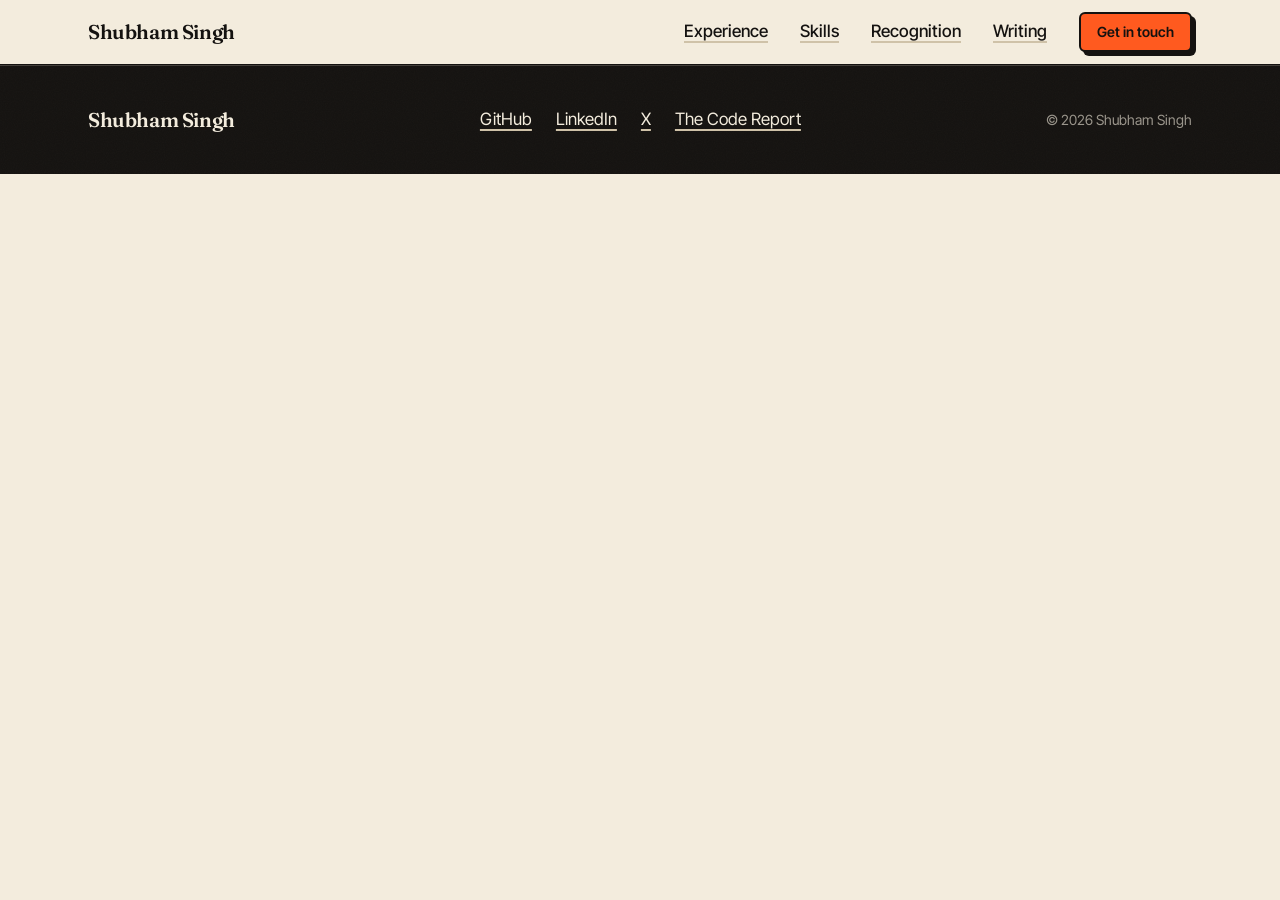
<file: blog/reducing-login-failures/index.html>
<!DOCTYPE html><html lang="en"><head>
    <meta charset="UTF-8">
    <meta name="google-site-verification" content="92iyzYbkq5d8PQfDdMaVQFcFW-f2w6BpH7g5cXswd_s">
    <link rel="icon" type="image/png" sizes="32x32" href="/favicon-32x32.png">
    <link rel="icon" type="image/png" sizes="16x16" href="/favicon-16x16.png">
    <link rel="apple-touch-icon" sizes="180x180" href="/apple-touch-icon.png">
    <link rel="manifest" href="/site.webmanifest">
    <meta name="viewport" content="width=device-width, initial-scale=1.0">
    <title>How I Reduced Login Failures by 60% — A Deep Dive Into Auth UX — Shubham Singh</title><title>Shubham Singh — SDE (Android) @ PhonePe | Android Developer &amp; Tech Blogger</title><title>Shubham Singh — SDE (Android) @ PhonePe | Android Developer &amp; Tech Blogger</title>
    <meta name="description" content="Portfolio of Shubham Singh — SDE at PhonePe, ex-Glance (InMobi). Android Developer, Kotlin Enthusiast, Tech Blogger. Author of The Code Report newsletter with 4,300+ subscribers.">
    <meta name="author" content="Shubham Singh">
    <meta name="robots" content="index, follow">
    <link rel="sitemap" type="application/xml" title="Sitemap" href="/sitemap.xml">
    <meta name="theme-color" content="#F3ECDD">
    <meta name="keywords" content="Shubham Singh, Android Developer, PhonePe, Kotlin, Jetpack Compose, SDE, Software Engineer, Tech Blogger, The Code Report, Mobile Development">
    <link rel="canonical" href="https://shubham-0707.github.io/">

    <!-- Open Graph (for social sharing) -->
    <meta property="og:type" content="website">
    <meta property="og:title" content="Shubham Singh — SDE (Android) @ PhonePe">
    <meta property="og:description" content="Portfolio of Shubham Singh — SDE at PhonePe, ex-Glance (InMobi). Android Developer, Kotlin Enthusiast, Tech Blogger.">
    <meta property="og:url" content="https://shubham-0707.github.io/">
    <meta property="og:image" content="https://shubham-0707.github.io/favicon-512.png">
    <meta property="og:site_name" content="Shubham Singh">
    <meta property="og:locale" content="en_US">

    <!-- Twitter Card -->
    <meta name="twitter:card" content="summary_large_image">
    <meta name="twitter:site" content="@shubham0707_11">
    <meta name="twitter:creator" content="@shubham0707_11">
    <meta name="twitter:title" content="Shubham Singh — SDE (Android) @ PhonePe">
    <meta name="twitter:description" content="Portfolio of Shubham Singh — SDE at PhonePe, ex-Glance (InMobi). Android Developer, Kotlin Enthusiast, Tech Blogger.">
    <meta name="twitter:image" content="https://shubham-0707.github.io/favicon-512.png">

    <!-- Fonts -->
    <link rel="preload" as="image" href="/img/profile-pic.png">
    <link rel="preconnect" href="https://fonts.googleapis.com">
    <link rel="preconnect" href="https://fonts.gstatic.com" crossorigin="">
    <link href="https://fonts.googleapis.com/css2?family=Fraunces:opsz,wght@9..144,500;9..144,600&amp;family=Inter+Tight:wght@400;500;600;700&amp;display=swap" rel="stylesheet">

    <!-- Structured Data -->
    <script type="application/ld+json">
    {
      "@context": "https://schema.org",
      "@type": "Person",
      "name": "Shubham Singh",
      "url": "https://shubham-0707.github.io",
      "image": "https://shubham-0707.github.io/favicon-512.png",
      "jobTitle": "Software Development Engineer (Android)",
      "worksFor": { "@type": "Organization", "name": "PhonePe" },
      "alumniOf": { "@type": "CollegeOrUniversity", "name": "Dr. A.P.J. Abdul Kalam Technical University" },
      "knowsAbout": ["Android Development", "Kotlin", "Jetpack Compose", "Java", "Mobile Engineering"],
      "sameAs": [
        "https://github.com/shubham-0707",
        "https://www.linkedin.com/in/shubham-0707",
        "https://x.com/shubham0707_11",
        "https://topmate.io/shubham0707"
      ]
    }
    </script>
    <script type="module" crossorigin="" src="/assets/index-C0O1kMk6.js"></script>
    <link rel="stylesheet" crossorigin="" href="/assets/index-CjgsGjg7.css">
  <meta name="description" content="Portfolio of Shubham Singh — SDE at PhonePe, ex-Glance (InMobi). Android Developer, Kotlin Enthusiast, Tech Blogger. Author of The Code Report newsletter with 4,300+ subscribers."><meta property="og:type" content="website"><meta property="og:title" content="Shubham Singh — SDE (Android) @ PhonePe | Android Developer &amp; Tech Blogger"><meta property="og:description" content="Portfolio of Shubham Singh — SDE at PhonePe, ex-Glance (InMobi). Android Developer, Kotlin Enthusiast, Tech Blogger. Author of The Code Report newsletter with 4,300+ subscribers."><meta property="og:url" content="https://shubham-0707.github.io/"><meta property="og:image" content="https://shubham-0707.github.io/favicon-512.png"><meta property="og:site_name" content="Shubham Singh"><meta property="og:locale" content="en_US"><meta name="twitter:card" content="summary_large_image"><meta name="twitter:site" content="@shubham0707_11"><meta name="twitter:creator" content="@shubham0707_11"><meta name="twitter:title" content="Shubham Singh — SDE (Android) @ PhonePe | Android Developer &amp; Tech Blogger"><meta name="twitter:description" content="Portfolio of Shubham Singh — SDE at PhonePe, ex-Glance (InMobi). Android Developer, Kotlin Enthusiast, Tech Blogger. Author of The Code Report newsletter with 4,300+ subscribers."><meta name="twitter:image" content="https://shubham-0707.github.io/favicon-512.png"><meta name="author" content="Shubham Singh"><meta name="robots" content="index, follow"><meta name="theme-color" content="#0f766e"><link rel="canonical" href="https://shubham-0707.github.io/"><meta name="description" content="Login is the most important screen in your app, and most teams get it wrong. Here's how I redesigned PhonePe's login flow to reduce failures from 15% to 6%."><meta property="og:type" content="article"><meta property="og:title" content="How I Reduced Login Failures by 60% — A Deep Dive Into Auth UX — Shubham Singh"><meta property="og:description" content="Login is the most important screen in your app, and most teams get it wrong. Here's how I redesigned PhonePe's login flow to reduce failures from 15% to 6%."><meta property="og:url" content="https://shubham-0707.github.io/blog/reducing-login-failures"><meta property="og:image" content="https://shubham-0707.github.io/favicon-512.png"><meta property="og:site_name" content="Shubham Singh"><meta property="og:locale" content="en_US"><meta name="twitter:card" content="summary_large_image"><meta name="twitter:site" content="@shubham0707_11"><meta name="twitter:creator" content="@shubham0707_11"><meta name="twitter:title" content="How I Reduced Login Failures by 60% — A Deep Dive Into Auth UX — Shubham Singh"><meta name="twitter:description" content="Login is the most important screen in your app, and most teams get it wrong. Here's how I redesigned PhonePe's login flow to reduce failures from 15% to 6%."><meta name="twitter:image" content="https://shubham-0707.github.io/favicon-512.png"><meta property="article:published_time" content="2026-01-22"><meta property="article:tag" content="android"><meta property="article:tag" content="performance"><meta property="article:tag" content="ux"><meta property="article:author" content="Shubham Singh"><meta name="author" content="Shubham Singh"><meta name="robots" content="index, follow"><meta name="theme-color" content="#0f766e"><link rel="canonical" href="https://shubham-0707.github.io/blog/reducing-login-failures"></head>
  <body>
    <!-- SPA redirect handler for GitHub Pages -->
    <script>
      (function(){
        var redirect = sessionStorage.redirect;
        delete sessionStorage.redirect;
        if (redirect && redirect !== location.href) {
          history.replaceState(null, null, redirect);
        }
      })();
      // Handle 404.html redirect query
      (function(){
        var l = window.location;
        if (l.search[1] === '/') {
          var decoded = l.search.slice(1).split('&').map(function(s){return s.replace(/~and~/g,'&')}).join('?');
          window.history.replaceState(null, null, l.pathname.slice(0, -1) + decoded + l.hash);
        }
      })();
    </script>
    <div id="root"><header class="sticky top-0 z-40 border-b-[1.5px] border-ink bg-paper"><nav class="mx-auto flex h-16 max-w-6xl items-center justify-between px-6" aria-label="Main"><a class="font-display text-xl font-semibold whitespace-nowrap" href="/" data-discover="true">Shubham Singh</a><ul class="hidden items-center gap-6 md:flex lg:gap-8"><li><a href="/#journey" class="link-ink font-medium">Experience</a></li><li><a href="/#skills" class="link-ink font-medium">Skills</a></li><li><a href="/#achievements" class="link-ink font-medium">Recognition</a></li><li><a href="/#blog" class="link-ink font-medium">Writing</a></li><li><a href="/#contact" class="btn-lift btn-signal min-h-10 whitespace-nowrap px-4 text-sm">Get in touch</a></li></ul><button type="button" class="btn-lift btn-paper min-h-10 px-3 md:hidden" aria-label="Open menu"><svg width="20" height="20" viewBox="0 0 24 24" fill="none" stroke="currentColor" stroke-width="2" aria-hidden="true"><path d="M3 6h18M3 12h18M3 18h18"></path></svg></button></nav></header><main class="mx-auto grid max-w-6xl gap-12 px-6 py-16 md:py-24 lg:grid-cols-[minmax(0,1fr)_16rem]"><script type="application/ld+json">{"@context":"https://schema.org","@type":"BlogPosting","headline":"How I Reduced Login Failures by 60% — A Deep Dive Into Auth UX","description":"Login is the most important screen in your app, and most teams get it wrong. Here's how I redesigned PhonePe's login flow to reduce failures from 15% to 6%.","datePublished":"2026-01-22","author":{"@type":"Person","name":"Shubham Singh","url":"https://shubham-0707.github.io"},"publisher":{"@type":"Person","name":"Shubham Singh","url":"https://shubham-0707.github.io"},"mainEntityOfPage":{"@type":"WebPage","@id":"https://shubham-0707.github.io/blog/reducing-login-failures"},"keywords":"android, performance, ux","wordCount":643,"timeRequired":"8 min read"}</script><article class="min-w-0 max-w-3xl"><a class="link-ink text-ink-soft" href="/blog" data-discover="true">All posts</a><h1 class="mt-6 text-4xl leading-tight md:text-5xl">How I Reduced Login Failures by 60% — A Deep Dive Into Auth UX</h1><p class="mt-5 text-ink-soft"><time datetime="2026-01-22">January 22, 2026</time>, 8 min read</p><ul class="mt-4 flex flex-wrap gap-2"><li><a class="rounded border border-rule bg-paper-deep px-2 py-0.5 text-sm hover:border-ink" href="/blog?tag=android" data-discover="true">android</a></li><li><a class="rounded border border-rule bg-paper-deep px-2 py-0.5 text-sm hover:border-ink" href="/blog?tag=performance" data-discover="true">performance</a></li><li><a class="rounded border border-rule bg-paper-deep px-2 py-0.5 text-sm hover:border-ink" href="/blog?tag=ux" data-discover="true">ux</a></li></ul><div class="prose-paper mt-10 border-t-[1.5px] border-ink pt-10"><h2><span id="the-problem">The Problem</span></h2>
<p>PhonePe's login screen had a 15% failure rate. That means roughly 1 in 7 users couldn't log in on their first attempt. At 500M+ users, that's tens of millions of frustrated people.</p>
<p>I was tasked with fixing it. Here's the complete journey.</p>
<h2><span id="understanding-the-failures">Understanding the Failures</span></h2>
<p>First, I instrumented every possible failure point:</p>
<ul><li><strong>OTP never received</strong> (38% of failures) — Network issues, SMS gateway delays, or incorrect phone numbers</li>
<li><strong>OTP expired</strong> (24% of failures) — Users took too long to enter the code</li>
<li><strong>Wrong OTP entered</strong> (19% of failures) — Typos, confusion with other OTPs</li>
<li><strong>App crash during login</strong> (11% of failures) — Edge cases in the auth flow</li>
<li><strong>Network timeout</strong> (8% of failures) — Slow or unstable connections</li>
</ul><h2><span id="the-solutions">The Solutions</span></h2>
<h3><span id="fix-1-auto-read-otp-with-sms-retriever-api">Fix 1: Auto-read OTP with SMS Retriever API</span></h3>
<p>The biggest win. Instead of asking users to manually type a 6-digit OTP, we implemented the SMS Retriever API to auto-read and auto-fill.</p>
<pre><code class="language-kotlin">val client = SmsRetriever.getClient(context)
<p>val task = client.startSmsRetriever()</p>
<p>task.addOnSuccessListener {</p>
<p>    // Register broadcast receiver for incoming SMS</p>
<p>    registerReceiver(smsReceiver, intentFilter)</p>
</code><p><code class="language-kotlin">}</code></p></pre><p></p>
<p><strong>Impact</strong>: OTP-related failures dropped by 45%.</p>
<h3><span id="fix-2-graceful-retry-with-exponential-backoff">Fix 2: Graceful Retry with Exponential Backoff</span></h3>
<p>Instead of showing a generic "Something went wrong" error, we implemented smart retry:</p>
<ul><li>First failure: Auto-retry silently after 2 seconds</li>
<li>Second failure: Show "Retrying..." with a spinner</li>
<li>Third failure: Offer alternatives (call-based OTP, WhatsApp OTP)</li>
</ul><p><strong>Impact</strong>: Network timeout failures dropped by 60%.</p>
<h3><span id="fix-3-otp-timer-extension">Fix 3: OTP Timer Extension</span></h3>
<p>Our OTP expired after 30 seconds. User research showed that 35% of users on low-end devices needed more than 30 seconds (app switching to SMS app and back was slow). We extended to 60 seconds and added a visible countdown.</p>
<p><strong>Impact</strong>: OTP expiry failures dropped by 50%.</p>
<h3><span id="fix-4-phone-number-validation">Fix 4: Phone Number Validation</span></h3>
<p>We added real-time validation as the user types:</p>
<ul><li>Format check (10 digits, valid prefix)</li>
<li>Carrier detection (show carrier name for confirmation)</li>
<li>Previously used numbers (auto-suggest from account history)</li>
</ul><p><strong>Impact</strong>: Wrong number submissions dropped by 70%.</p>
<h3><span id="fix-5-crash-free-login-flow">Fix 5: Crash-Free Login Flow</span></h3>
<p>We found 8 edge cases causing crashes:</p>
<ul><li>Config change during OTP verification</li>
<li>Back press during API call</li>
<li>Dual SIM number picker dismissal</li>
<li>Low memory during biometric prompt</li>
</ul><p>Each was fixed with proper lifecycle handling and state restoration.</p>
<p><strong>Impact</strong>: Auth-related crashes went to zero.</p>
<h2><span id="the-design-changes">The Design Changes</span></h2>
<p>Beyond technical fixes, we redesigned the UX:</p>
<ul><li><strong>Single-screen flow</strong> — Previously, phone number and OTP were on separate screens. We combined them with a smooth transition. Fewer navigation steps = fewer drop-offs.</li>
<li><strong>Trust signals</strong> — Added PhonePe's security badge, "256-bit encrypted" text, and RBI compliance notice. Users are entering sensitive info — they need reassurance.</li>
<li><strong>Error messages that help</strong> — Changed "Invalid OTP" to "That code didn't match. Check your SMS and try again." Changed "Network error" to "Slow connection. We'll keep trying."</li>
<li><strong>Loading states</strong> — Replaced blank screens during API calls with skeleton loaders and progress indicators. Users who see progress are 3x more patient.</li>
</ul><h2><span id="the-results">The Results</span></h2>
<p>After 6 weeks of incremental rollout:</p>
<ul><li><strong>Login failure rate</strong>: 15% → 6% (60% reduction)</li>
<li><strong>Average login time</strong>: 28 seconds → 12 seconds</li>
<li><strong>Support tickets for login issues</strong>: -73%</li>
<li><strong>User satisfaction (login NPS)</strong>: +22 points</li>
</ul><h2><span id="key-lessons">Key Lessons</span></h2>
<ul><li><strong>Instrument everything</strong> — You can't fix what you can't measure. Every failure mode needs a distinct analytics event.</li>
<li><strong>Don't blame the user</strong> — "Wrong OTP" is a UX failure, not a user failure. Make it harder to fail.</li>
<li><strong>Test on real conditions</strong> — Our lab testing missed issues that only appeared on 2G networks with 512MB RAM devices.</li>
<li><strong>Small changes, big impact</strong> — The OTP timer change was a one-line code change that eliminated 12% of all login failures.</li>
</ul><p>Login is your app's front door. Make it effortless.</p></div><div class="mt-12 flex flex-wrap items-center gap-4 border-t-[1.5px] border-ink pt-8"><span class="text-ink-soft">Share</span><a class="btn-lift btn-paper min-h-11 w-11 px-0" aria-label="Share on X" target="_blank" rel="noopener noreferrer" href="https://twitter.com/intent/tweet?text=How%20I%20Reduced%20Login%20Failures%20by%2060%25%20%E2%80%94%20A%20Deep%20Dive%20Into%20Auth%20UX&amp;url=https%3A%2F%2Fshubham-0707.github.io%2Fblog%2Freducing-login-failures"><svg width="18" height="18" viewBox="0 0 24 24" fill="currentColor" aria-hidden="true"><path d="M18.244 2.25h3.308l-7.227 8.26 8.502 11.24H16.17l-5.214-6.817L4.99 21.75H1.68l7.73-8.835L1.254 2.25H8.08l4.713 6.231zm-1.161 17.52h1.833L7.084 4.126H5.117z"></path></svg></a><a class="btn-lift btn-paper min-h-11 w-11 px-0" aria-label="Share on LinkedIn" target="_blank" rel="noopener noreferrer" href="https://www.linkedin.com/sharing/share-offsite/?url=https%3A%2F%2Fshubham-0707.github.io%2Fblog%2Freducing-login-failures"><svg width="20" height="20" viewBox="0 0 24 24" fill="currentColor" aria-hidden="true"><path d="M20.447 20.452h-3.554v-5.569c0-1.328-.027-3.037-1.852-3.037-1.853 0-2.136 1.445-2.136 2.939v5.667H9.351V9h3.414v1.561h.046c.477-.9 1.637-1.85 3.37-1.85 3.601 0 4.267 2.37 4.267 5.455v6.286zM5.337 7.433c-1.144 0-2.063-.926-2.063-2.065 0-1.138.92-2.063 2.063-2.063 1.14 0 2.064.925 2.064 2.063 0 1.139-.925 2.065-2.064 2.065zm1.782 13.019H3.555V9h3.564v11.452zM22.225 0H1.771C.792 0 0 .774 0 1.729v20.542C0 23.227.792 24 1.771 24h20.451C23.2 24 24 23.227 24 22.271V1.729C24 .774 23.2 0 22.222 0h.003z"></path></svg></a><a href="https://www.linkedin.com/newsletters/the-code-report-7197864242228678656/" target="_blank" rel="noopener noreferrer" class="btn-lift btn-signal ml-auto whitespace-nowrap">Subscribe to The Code Report</a></div></article><nav aria-label="On this page" class="hidden lg:block"><div class="sticky top-24 border-l-[1.5px] border-ink pl-5"><p class="mb-3 font-semibold">On this page</p><ul class="space-y-2 text-sm"><li class=""><a href="#the-problem" class="text-ink-soft hover:text-ink">The Problem</a></li><li class=""><a href="#understanding-the-failures" class="text-ink-soft hover:text-ink">Understanding the Failures</a></li><li class=""><a href="#the-solutions" class="text-ink-soft hover:text-ink">The Solutions</a></li><li class="pl-3"><a href="#fix-1-auto-read-otp-with-sms-retriever-api" class="text-ink-soft hover:text-ink">Fix 1: Auto-read OTP with SMS Retriever API</a></li><li class="pl-3"><a href="#fix-2-graceful-retry-with-exponential-backoff" class="text-ink-soft hover:text-ink">Fix 2: Graceful Retry with Exponential Backoff</a></li><li class="pl-3"><a href="#fix-3-otp-timer-extension" class="text-ink-soft hover:text-ink">Fix 3: OTP Timer Extension</a></li><li class="pl-3"><a href="#fix-4-phone-number-validation" class="text-ink-soft hover:text-ink">Fix 4: Phone Number Validation</a></li><li class="pl-3"><a href="#fix-5-crash-free-login-flow" class="text-ink-soft hover:text-ink">Fix 5: Crash-Free Login Flow</a></li><li class=""><a href="#the-design-changes" class="text-ink-soft hover:text-ink">The Design Changes</a></li><li class=""><a href="#the-results" class="text-ink-soft hover:text-ink">The Results</a></li><li class=""><a href="#key-lessons" class="text-ink-soft hover:text-ink">Key Lessons</a></li></ul></div></nav></main><footer class="ink-band border-t border-paper/20"><div class="mx-auto flex max-w-6xl flex-col gap-6 px-6 py-10 md:flex-row md:items-center md:justify-between"><p class="font-display text-xl">Shubham Singh</p><ul class="flex flex-wrap gap-6"><li><a class="link-ink" href="https://github.com/shubham-0707" target="_blank" rel="noopener noreferrer">GitHub</a></li><li><a class="link-ink" href="https://www.linkedin.com/in/shubham-0707" target="_blank" rel="noopener noreferrer">LinkedIn</a></li><li><a class="link-ink" href="https://x.com/shubham0707_11" target="_blank" rel="noopener noreferrer">X</a></li><li><a class="link-ink" href="https://www.linkedin.com/newsletters/the-code-report-7197864242228678656/" target="_blank" rel="noopener noreferrer">The Code Report</a></li></ul><p class="text-sm opacity-60">© 2026 Shubham Singh</p></div></footer></div>
  

</body></html>
</file>
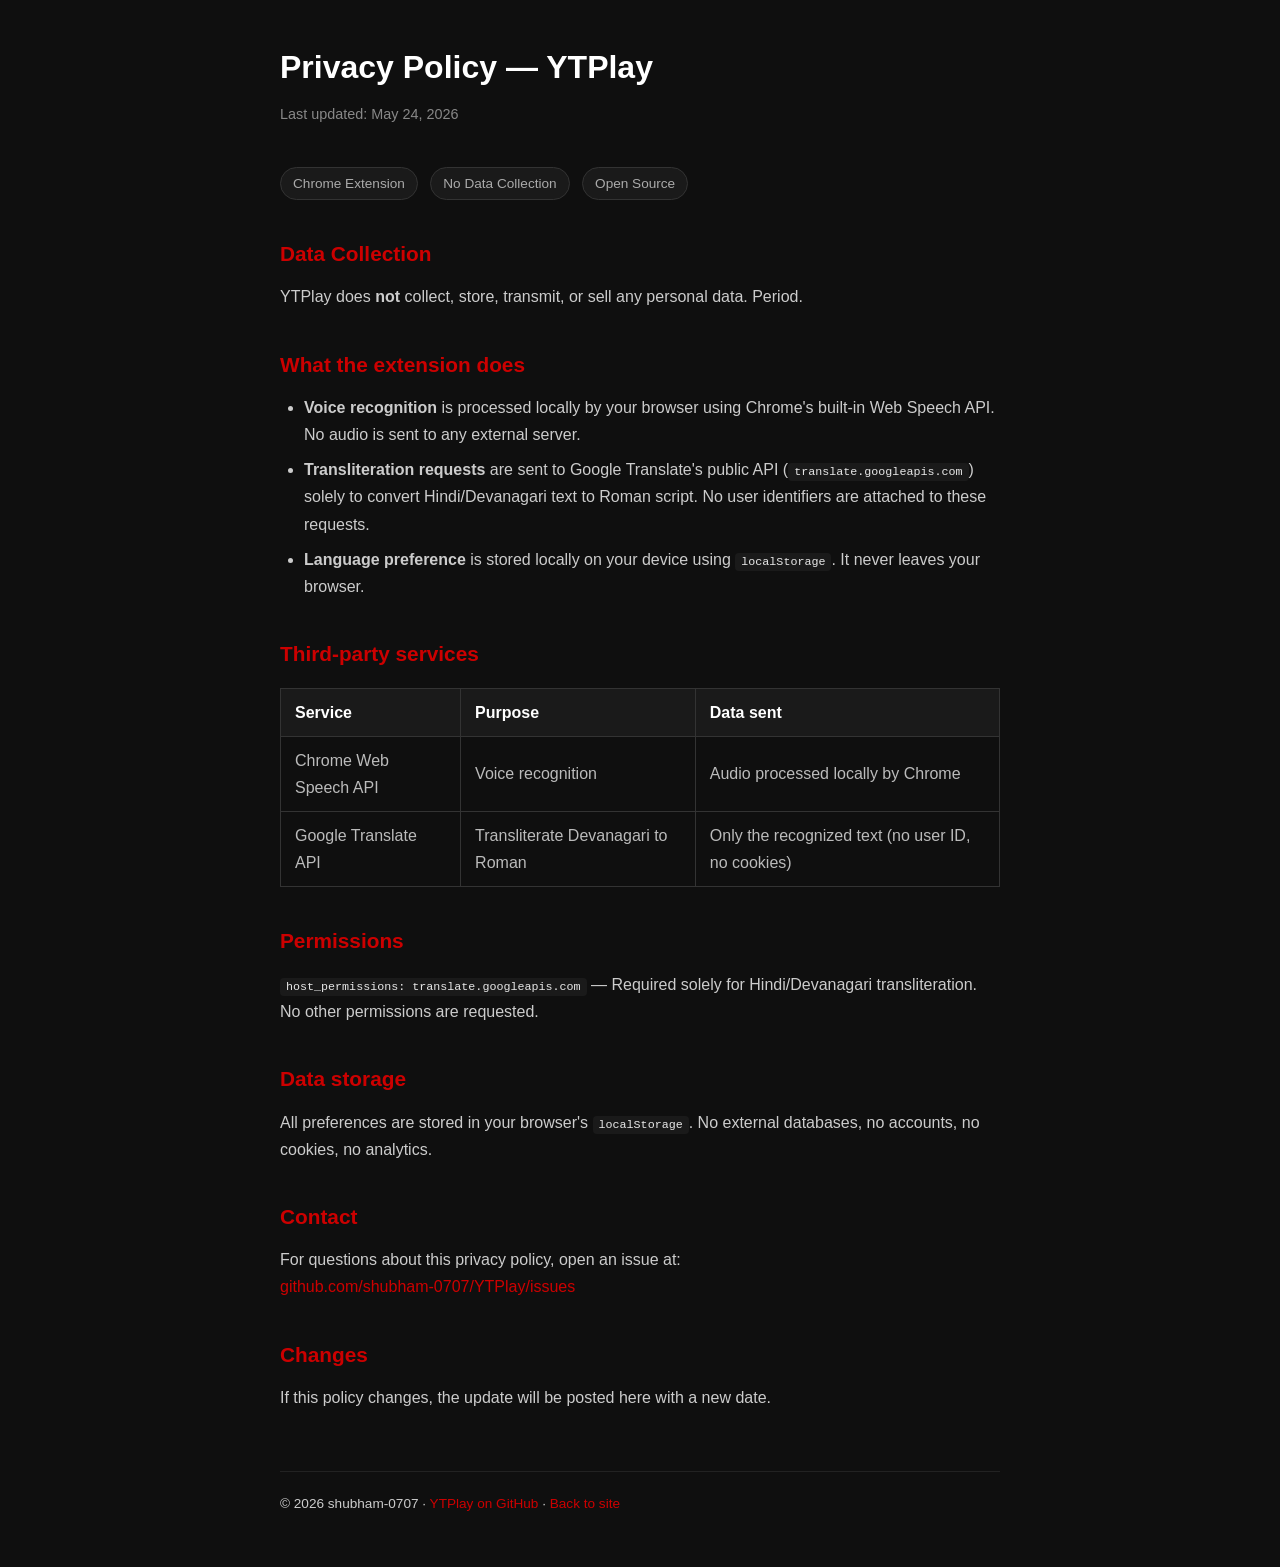
<file: privacy/ytplay.html>
<!DOCTYPE html>
<html lang="en">
<head>
    <meta charset="UTF-8">
    <meta name="viewport" content="width=device-width, initial-scale=1.0">
    <title>Privacy Policy — YTPlay</title>
    <style>
        * { margin: 0; padding: 0; box-sizing: border-box; }
        body {
            font-family: -apple-system, BlinkMacSystemFont, 'Segoe UI', Roboto, sans-serif;
            background: #0f0f0f;
            color: #e0e0e0;
            line-height: 1.7;
            padding: 40px 20px;
        }
        .container {
            max-width: 720px;
            margin: 0 auto;
        }
        h1 {
            font-size: 2rem;
            color: #fff;
            margin-bottom: 8px;
        }
        .updated {
            color: #888;
            font-size: 0.9rem;
            margin-bottom: 40px;
        }
        h2 {
            font-size: 1.3rem;
            color: #cc0000;
            margin-top: 36px;
            margin-bottom: 12px;
        }
        p, li {
            color: #ccc;
            margin-bottom: 12px;
        }
        ul { padding-left: 24px; }
        li { margin-bottom: 8px; }
        table {
            width: 100%;
            border-collapse: collapse;
            margin: 16px 0;
        }
        th, td {
            text-align: left;
            padding: 10px 14px;
            border: 1px solid #333;
        }
        th { background: #1a1a1a; color: #fff; }
        td { color: #bbb; }
        code {
            background: #1a1a1a;
            padding: 2px 6px;
            border-radius: 4px;
            font-size: 0.9em;
            color: #e8e8e8;
        }
        a { color: #cc0000; text-decoration: none; }
        a:hover { text-decoration: underline; }
        .badge {
            display: inline-block;
            background: #1a1a1a;
            border: 1px solid #333;
            padding: 4px 12px;
            border-radius: 20px;
            font-size: 0.85rem;
            color: #aaa;
            margin-right: 8px;
        }
        .footer {
            margin-top: 60px;
            padding-top: 20px;
            border-top: 1px solid #222;
            color: #666;
            font-size: 0.85rem;
        }
    </style>
</head>
<body>
    <div class="container">
        <h1>Privacy Policy — YTPlay</h1>
        <p class="updated">Last updated: May 24, 2026</p>

        <span class="badge">Chrome Extension</span>
        <span class="badge">No Data Collection</span>
        <span class="badge">Open Source</span>

        <h2>Data Collection</h2>
        <p>YTPlay does <strong>not</strong> collect, store, transmit, or sell any personal data. Period.</p>

        <h2>What the extension does</h2>
        <ul>
            <li><strong>Voice recognition</strong> is processed locally by your browser using Chrome's built-in Web Speech API. No audio is sent to any external server.</li>
            <li><strong>Transliteration requests</strong> are sent to Google Translate's public API (<code>translate.googleapis.com</code>) solely to convert Hindi/Devanagari text to Roman script. No user identifiers are attached to these requests.</li>
            <li><strong>Language preference</strong> is stored locally on your device using <code>localStorage</code>. It never leaves your browser.</li>
        </ul>

        <h2>Third-party services</h2>
        <table>
            <tr>
                <th>Service</th>
                <th>Purpose</th>
                <th>Data sent</th>
            </tr>
            <tr>
                <td>Chrome Web Speech API</td>
                <td>Voice recognition</td>
                <td>Audio processed locally by Chrome</td>
            </tr>
            <tr>
                <td>Google Translate API</td>
                <td>Transliterate Devanagari to Roman</td>
                <td>Only the recognized text (no user ID, no cookies)</td>
            </tr>
        </table>

        <h2>Permissions</h2>
        <p><code>host_permissions: translate.googleapis.com</code> — Required solely for Hindi/Devanagari transliteration. No other permissions are requested.</p>

        <h2>Data storage</h2>
        <p>All preferences are stored in your browser's <code>localStorage</code>. No external databases, no accounts, no cookies, no analytics.</p>

        <h2>Contact</h2>
        <p>For questions about this privacy policy, open an issue at:<br>
        <a href="https://github.com/shubham-0707/YTPlay/issues">github.com/shubham-0707/YTPlay/issues</a></p>

        <h2>Changes</h2>
        <p>If this policy changes, the update will be posted here with a new date.</p>

        <div class="footer">
            <p>&copy; 2026 shubham-0707 &middot; <a href="https://github.com/shubham-0707/YTPlay">YTPlay on GitHub</a> &middot; <a href="https://shubham-0707.github.io">Back to site</a></p>
        </div>
    </div>
</body>
</html>
</file>
